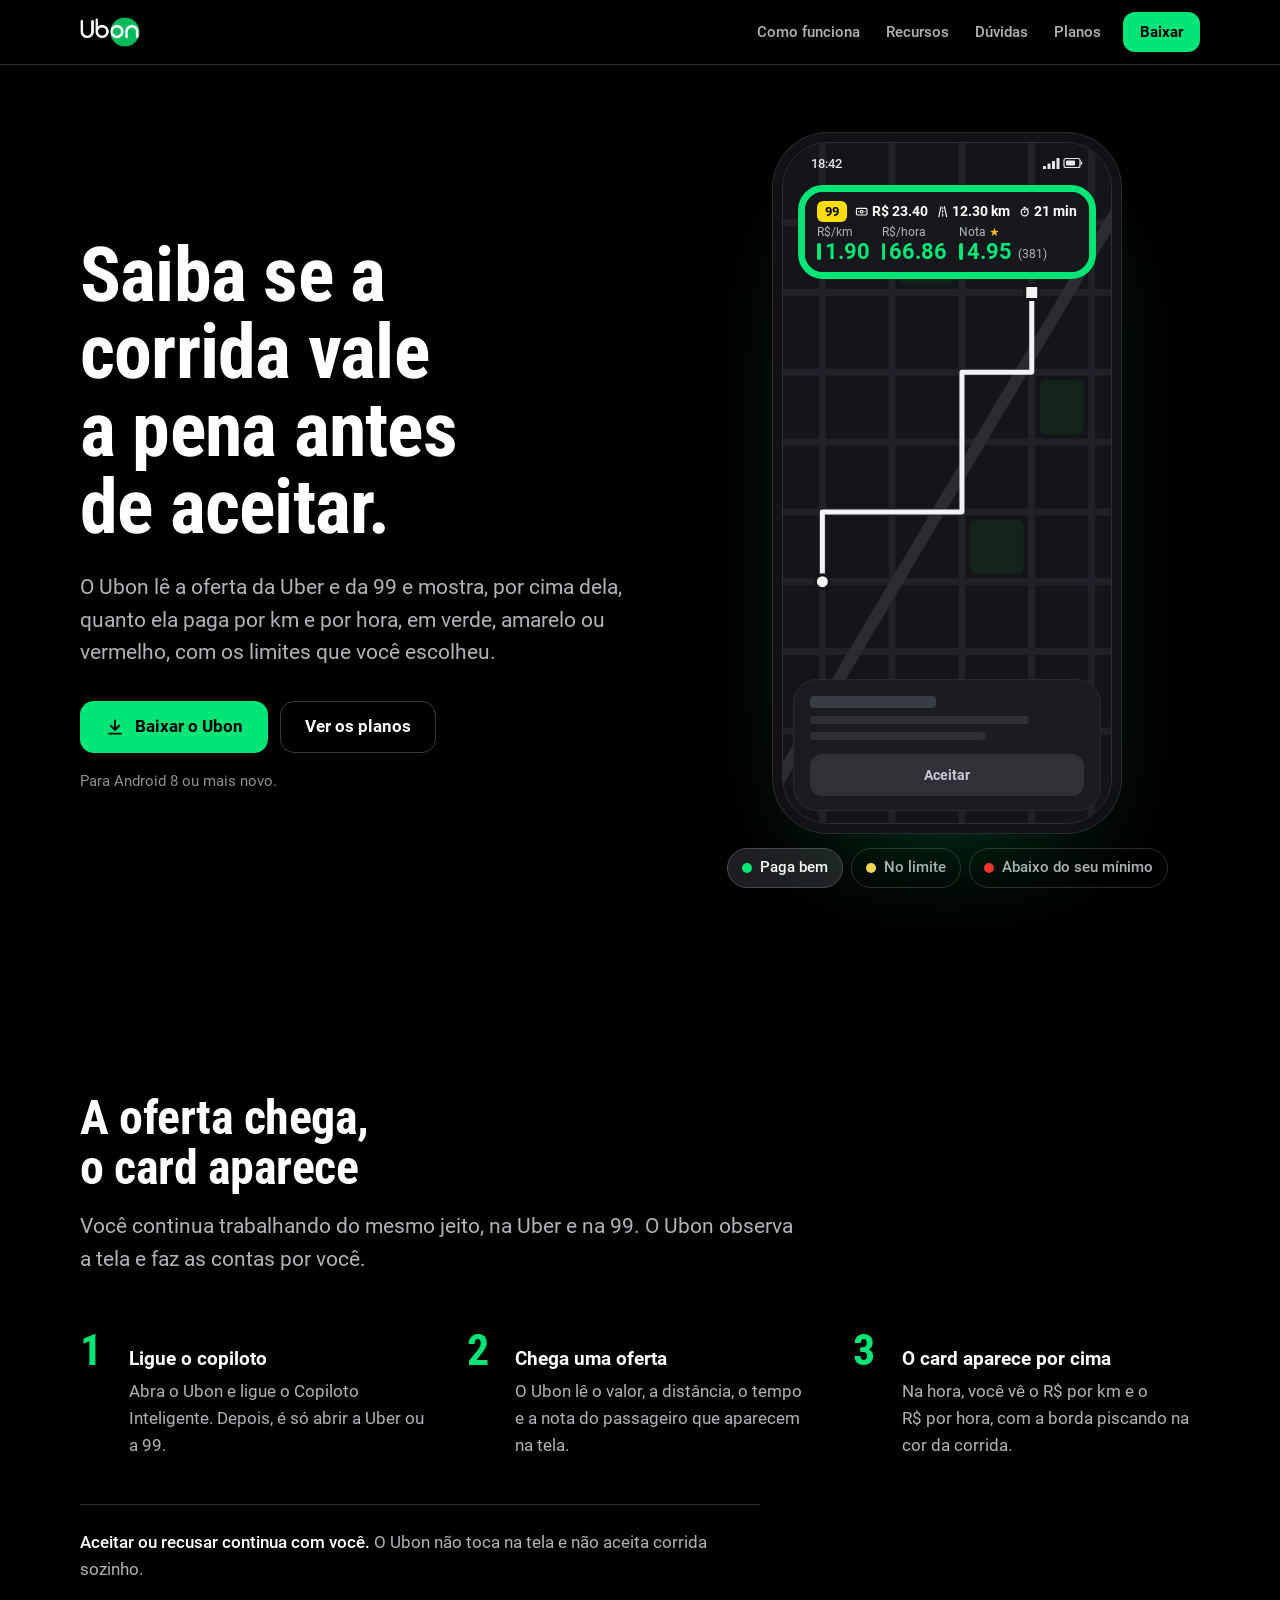
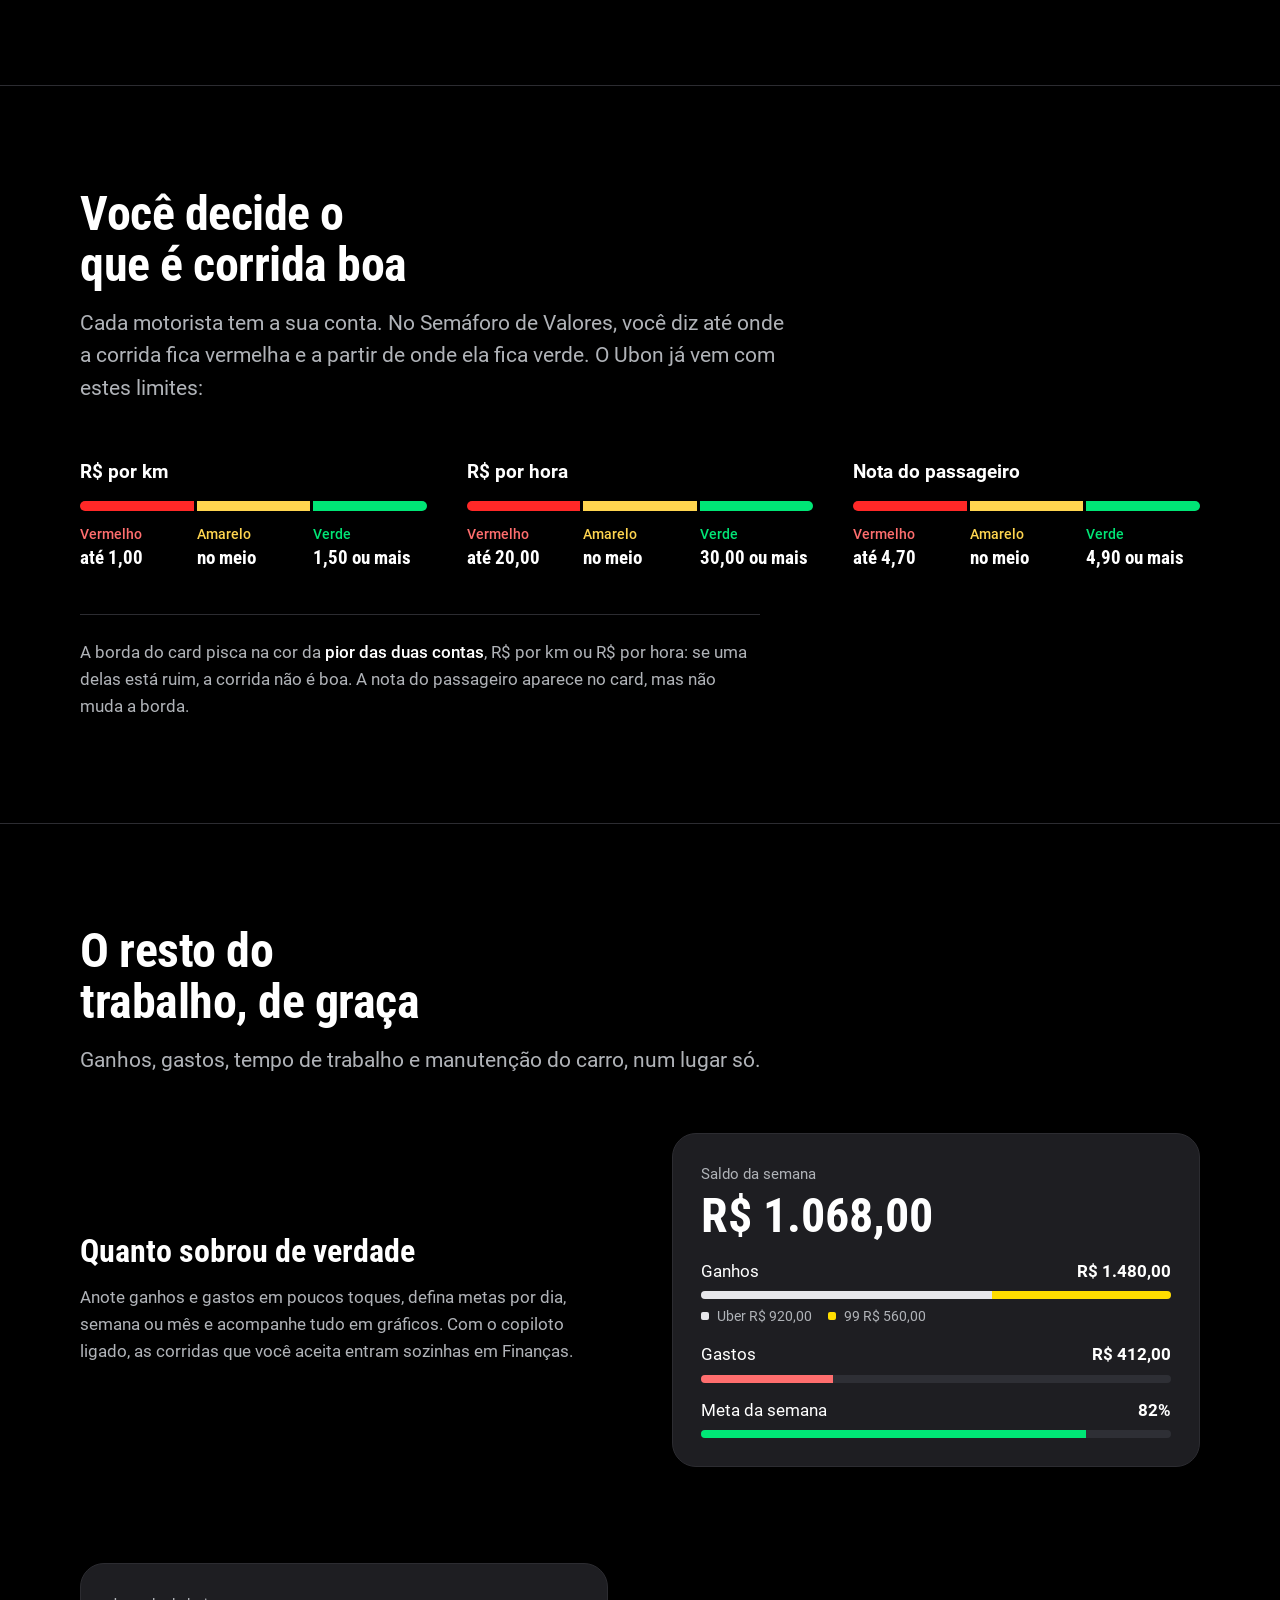
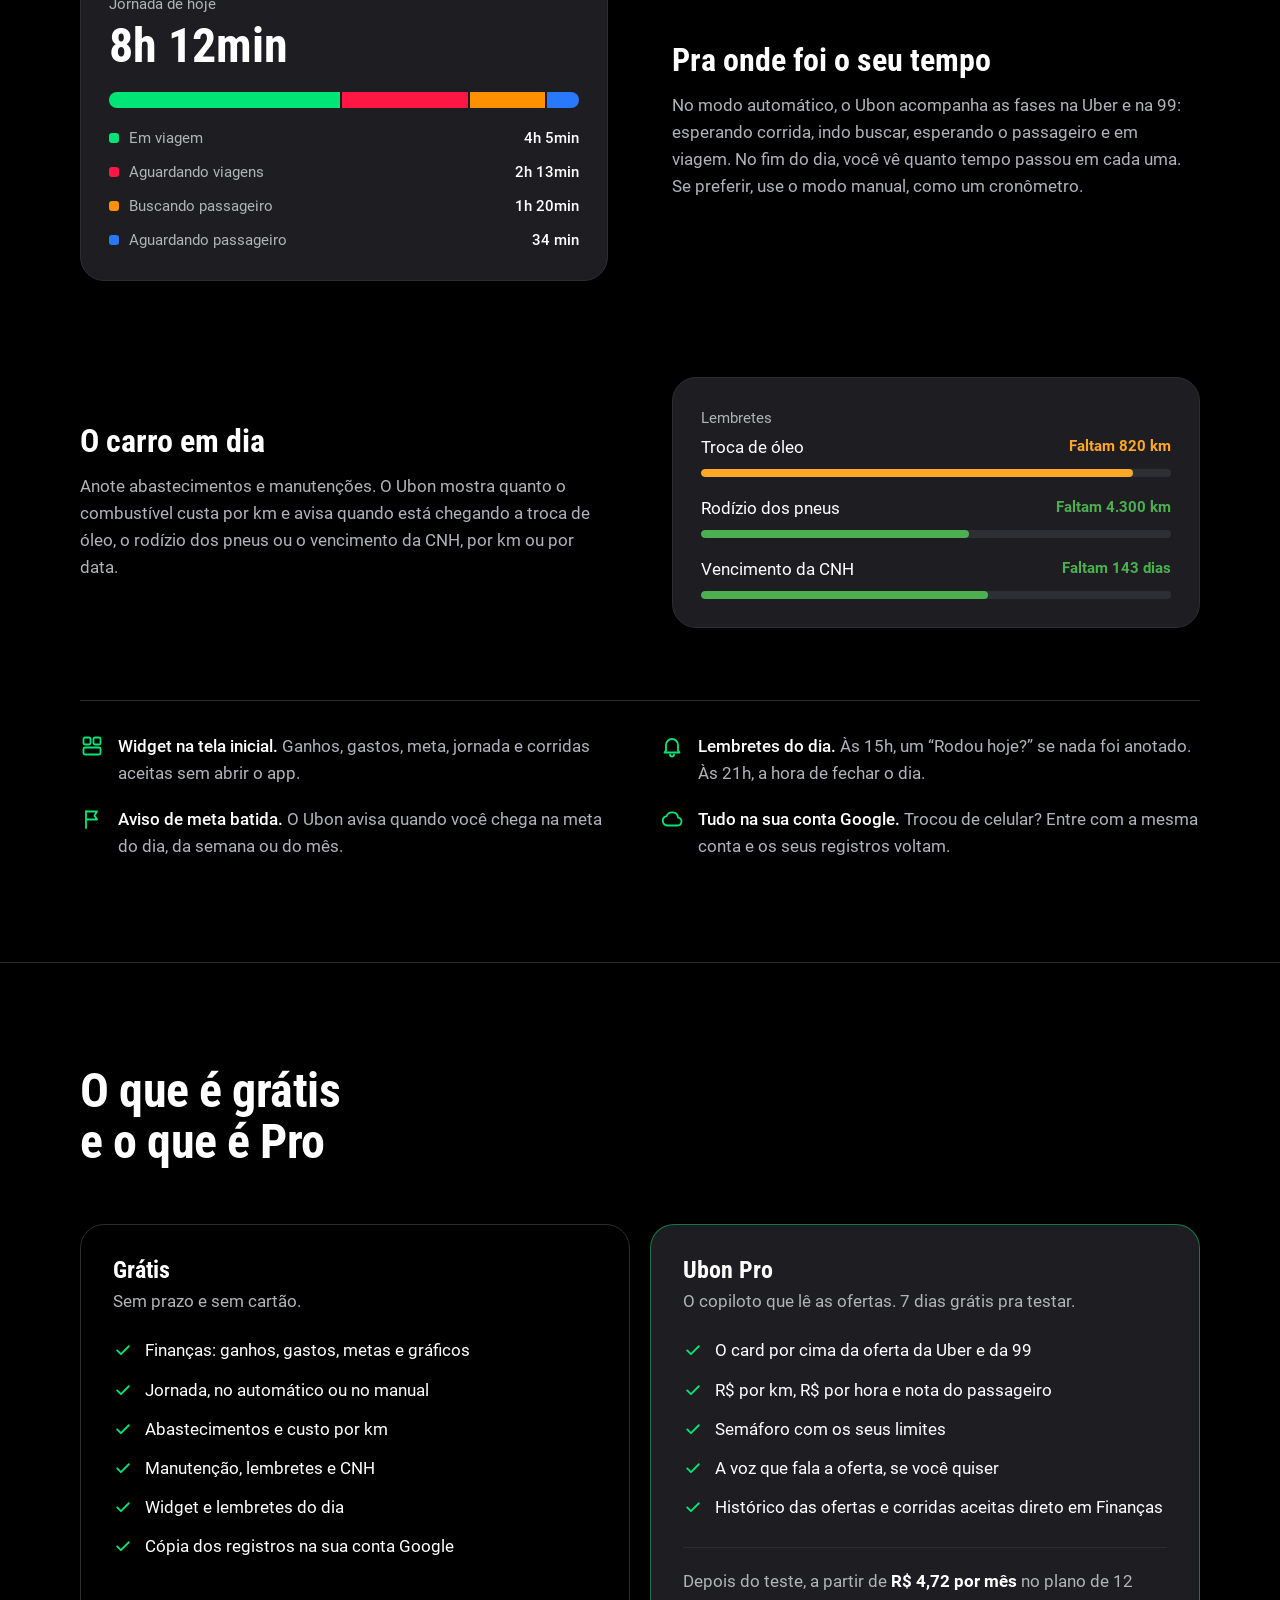
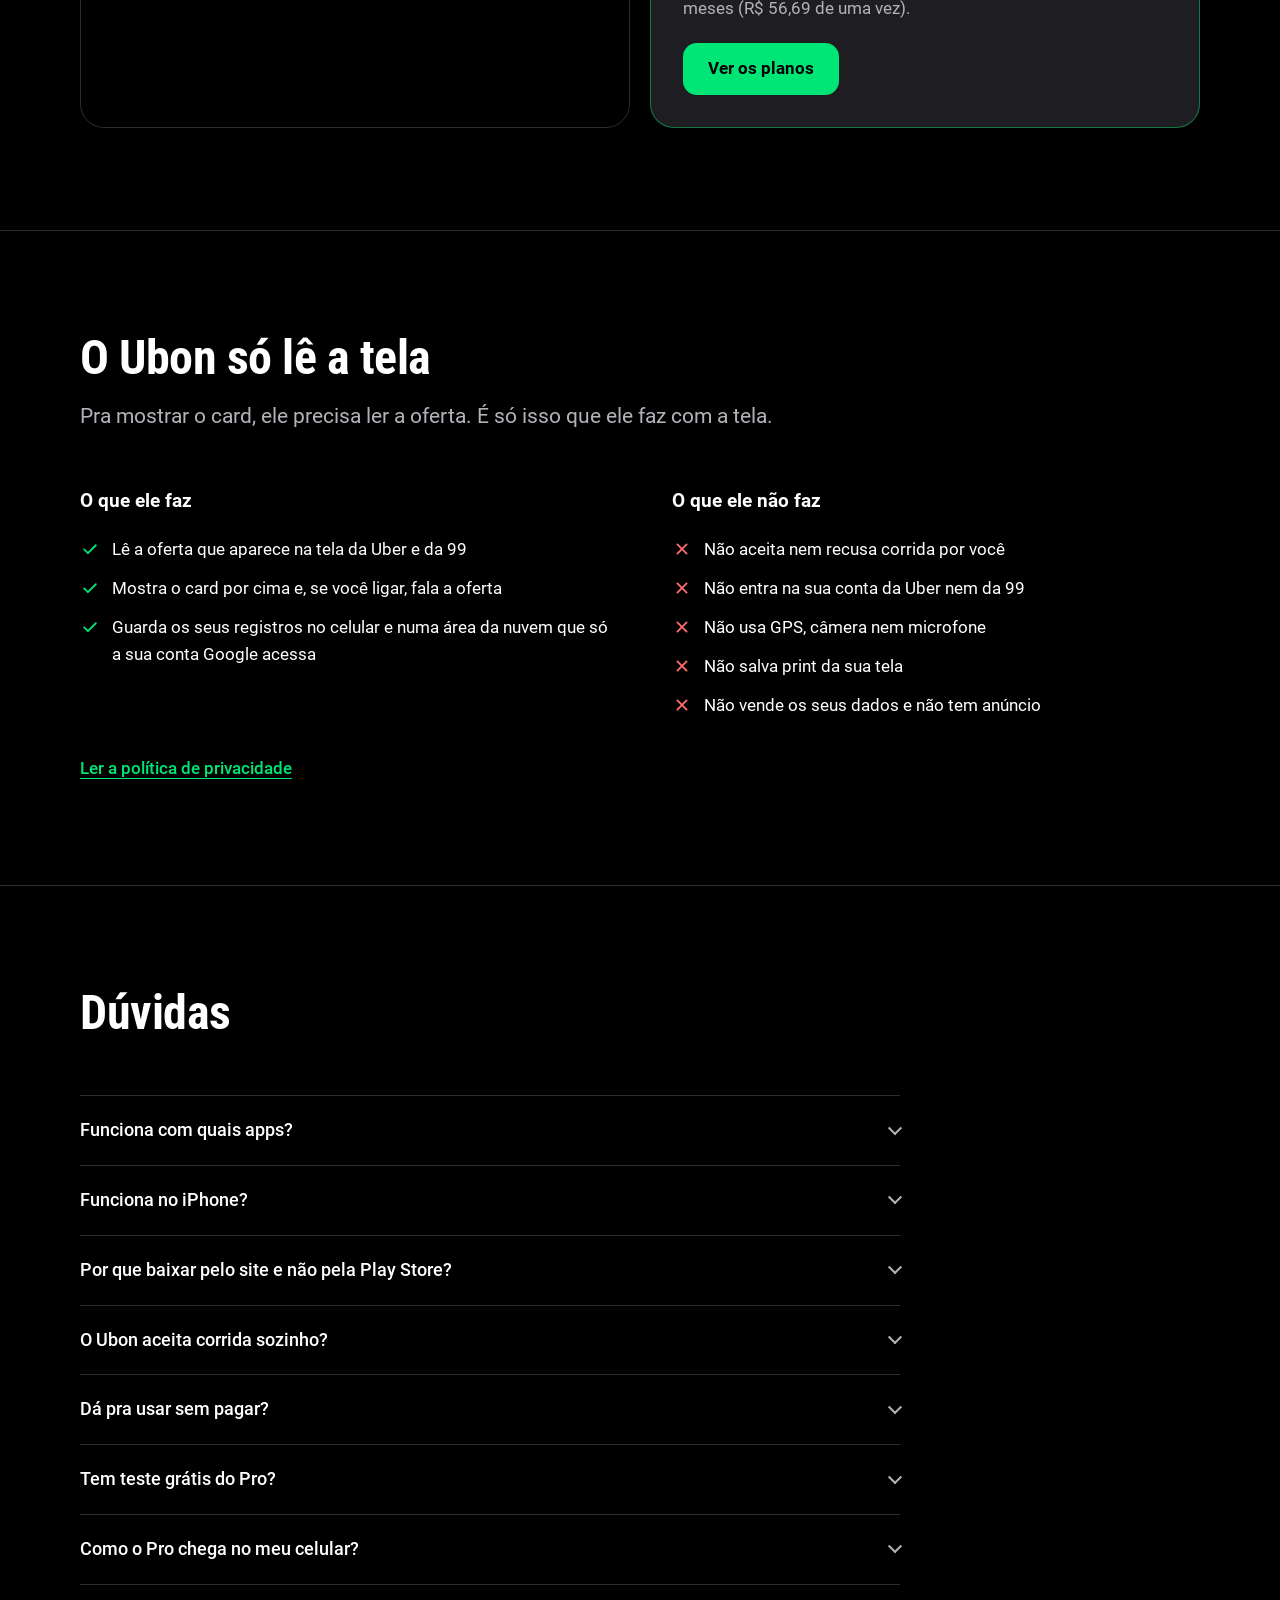
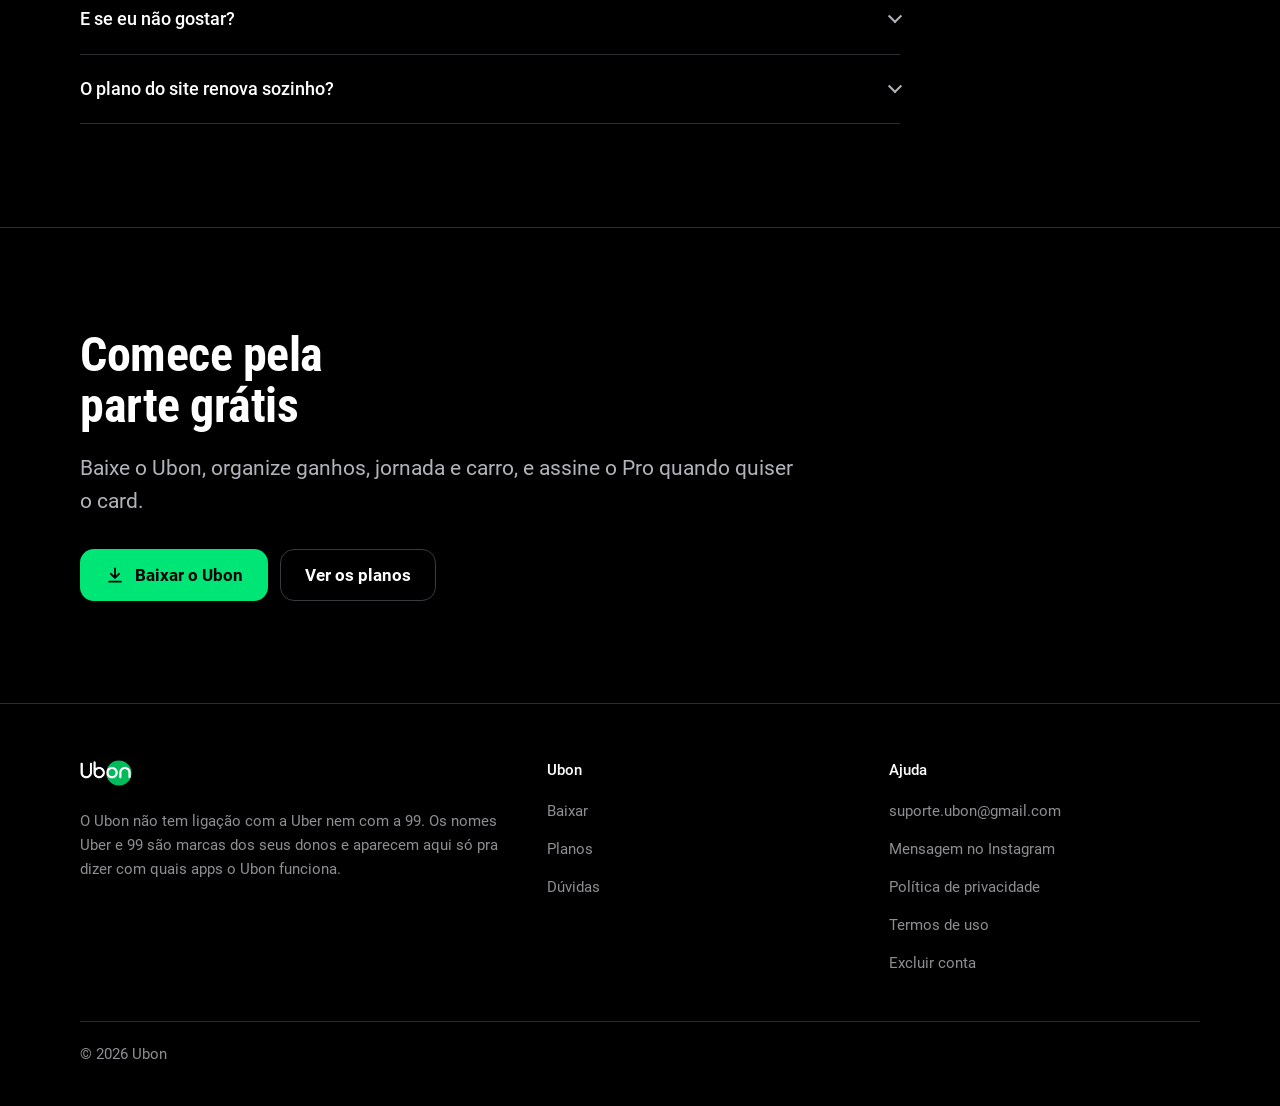
<file: index.html>
<!doctype html>
<html lang="pt-BR">
<head>
  <meta charset="utf-8">
  <meta name="viewport" content="width=device-width, initial-scale=1">
  <title>Ubon: saiba se a corrida vale a pena antes de aceitar</title>
  <meta name="description" content="O Ubon lê a oferta da Uber e da 99 e mostra quanto ela paga por km e por hora, em verde, amarelo ou vermelho. E organiza ganhos, jornada e manutenção do carro, de graça.">
  <link rel="canonical" href="https://ubon.pro/">
  <meta name="theme-color" content="#000000">
  <meta property="og:type" content="website">
  <meta property="og:locale" content="pt_BR">
  <meta property="og:site_name" content="Ubon">
  <meta property="og:title" content="Ubon: saiba se a corrida vale a pena antes de aceitar">
  <meta property="og:description" content="O card do Ubon mostra, por cima da oferta da Uber e da 99, quanto ela paga por km e por hora.">
  <meta property="og:url" content="https://ubon.pro/">
  <meta property="og:image" content="https://ubon.pro/assets/compartilhar.png">
  <meta name="twitter:card" content="summary_large_image">
  <link rel="icon" href="/assets/icone-32.png" sizes="32x32" type="image/png">
  <link rel="icon" href="/assets/icone-192.png" sizes="192x192" type="image/png">
  <link rel="apple-touch-icon" href="/assets/icone-180.png">
  <link rel="preload" href="/assets/fontes/roboto-condensed-latin-700-normal.woff2" as="font" type="font/woff2" crossorigin>
  <link rel="preload" href="/assets/fontes/roboto-latin-400-normal.woff2" as="font" type="font/woff2" crossorigin>
  <link rel="stylesheet" href="/assets/estilo.css">
  <script src="/assets/site.js" defer></script>
</head>
<body>
  <a class="pular" href="#conteudo">Pular para o conteúdo</a>

  <header class="topo">
    <div class="container">
      <a class="logo" href="/" aria-label="Ubon, página inicial"><img src="/assets/ubon-logo.png" alt="Ubon" width="192" height="96"></a>
      <nav class="menu" aria-label="Principal">
        <a class="so-no-largo" href="/#como-funciona">Como funciona</a>
        <a class="so-no-largo" href="/#recursos">Recursos</a>
        <a class="so-no-largo" href="/#duvidas">Dúvidas</a>
        <a href="/planos/">Planos</a>
        <a class="botao botao-principal botao-pequeno" href="/baixar/">Baixar</a>
      </nav>
    </div>
  </header>

  <main id="conteudo">
    <section class="hero">
      <div class="container">
        <div class="hero-texto">
          <h1>Saiba se a corrida vale a pena antes de aceitar.</h1>
          <p class="lead">O Ubon lê a oferta da Uber e da 99 e mostra, por cima dela, quanto ela paga por km e por hora, em verde, amarelo ou vermelho, com os limites que você escolheu.</p>
          <div class="acoes">
            <a class="botao botao-principal" href="/baixar/">
              <svg viewBox="0 0 24 24" aria-hidden="true" fill="none" stroke="currentColor" stroke-width="2.2" stroke-linecap="round" stroke-linejoin="round"><path d="M12 4v11M7 10.5l5 5 5-5M5 20h14"/></svg>
              Baixar o Ubon
            </a>
            <a class="botao botao-secundario" href="/planos/">Ver os planos</a>
          </div>
          <p class="pequeno">Para Android 8 ou mais novo.</p>
        </div>

        <div class="demo">
          <div class="celular" role="img" aria-label="Exemplo: oferta da 99 de R$ 23,40, 12,3 km e 21 minutos. O card mostra R$ 1,90 por km e R$ 66,86 por hora, com a borda verde: paga bem.">
            <svg class="mapa" viewBox="0 0 330 682" preserveAspectRatio="xMidYMid slice" aria-hidden="true" focusable="false">
              <rect width="330" height="682" fill="#141519"/>
              <rect x="188" y="378" width="54" height="54" rx="6" fill="#13241A"/>
              <rect x="118" y="88" width="54" height="54" rx="6" fill="#13241A"/>
              <rect x="258" y="238" width="44" height="54" rx="6" fill="#13241A"/>
              <g fill="none" stroke="#202228" stroke-width="7">
                <path d="M40 0V682M110 0V682M180 0V682M250 0V682M310 0V682"/>
                <path d="M0 80H330M0 150H330M0 230H330M0 300H330M0 370H330M0 440H330M0 510H330M0 590H330"/>
              </g>
              <path d="M-10 650L340 60" fill="none" stroke="#2A2C32" stroke-width="12"/>
              <path class="rota ativa" d="M40 440V370H180V230H250V150"/>
              <path class="rota" d="M250 510V440H110V300H180V230"/>
              <path class="rota" d="M110 150V230H250V370H180V510"/>
              <g class="ponto-da-rota ativo" data-exemplo="0">
                <circle cx="40" cy="440" r="7" fill="#F2F3F5" stroke="#141519" stroke-width="3"/>
                <rect x="243" y="143" width="14" height="14" rx="2" fill="#F2F3F5" stroke="#141519" stroke-width="3"/>
              </g>
              <g class="ponto-da-rota" data-exemplo="1">
                <circle cx="250" cy="510" r="7" fill="#F2F3F5" stroke="#141519" stroke-width="3"/>
                <rect x="173" y="223" width="14" height="14" rx="2" fill="#F2F3F5" stroke="#141519" stroke-width="3"/>
              </g>
              <g class="ponto-da-rota" data-exemplo="2">
                <circle cx="110" cy="150" r="7" fill="#F2F3F5" stroke="#141519" stroke-width="3"/>
                <rect x="173" y="503" width="14" height="14" rx="2" fill="#F2F3F5" stroke="#141519" stroke-width="3"/>
              </g>
            </svg>

            <div class="barra-de-status" aria-hidden="true">
              <span>18:42</span>
              <svg viewBox="0 0 40 12" fill="#E6E6EA"><rect x="0" y="9" width="3" height="3" rx=".5"/><rect x="4.5" y="6.5" width="3" height="5.5" rx=".5"/><rect x="9" y="4" width="3" height="8" rx=".5"/><rect x="13.5" y="1" width="3" height="11" rx=".5"/><rect x="21" y="1.5" width="16" height="9" rx="2" fill="none" stroke="#E6E6EA" stroke-width="1.2"/><rect x="23" y="3.5" width="9" height="5" rx="1"/><rect x="37.6" y="4.5" width="1.6" height="3" rx=".5"/></svg>
            </div>

            <div class="card-ubon" id="card-ubon" style="--cor: #00E676" aria-hidden="true">
              <div class="dentro">
                <div class="linha-1">
                  <span class="selo da-99" data-campo="selo">99</span>
                  <span class="info"><svg viewBox="0 0 24 24" fill="none" stroke="currentColor" stroke-width="2" stroke-linecap="round"><path d="M4.5 6H19.5A2 2 0 0 1 21.5 8V16A2 2 0 0 1 19.5 18H4.5A2 2 0 0 1 2.5 16V8A2 2 0 0 1 4.5 6Z"/><path d="M9.5 12a2.5 2.5 0 1 0 5 0a2.5 2.5 0 1 0-5 0z"/><path d="M6 12h.01M18 12h.01"/></svg><span data-campo="valor">R$ 23.40</span></span>
                  <span class="info"><svg viewBox="0 0 24 24" fill="none" stroke="currentColor" stroke-width="2" stroke-linecap="round"><path d="M5 21 9 3M19 21 15 3"/><path d="M12 4.5v2M12 10v3M12 16.5V20"/></svg><span data-campo="km">12.30 km</span></span>
                  <span class="info"><svg viewBox="0 0 24 24" fill="none" stroke="currentColor" stroke-width="2" stroke-linecap="round"><g transform="translate(-3 .35)"><path d="M8.7 13a6.3 6.3 0 1 0 12.6 0a6.3 6.3 0 1 0-12.6 0z"/><path d="M15 10.7v2.6M13.7 4h2.6M19.6 7.4l1.3-1.3"/></g></svg><span data-campo="min">21 min</span></span>
                </div>
                <div class="linha-2">
                  <div class="metrica">
                    <div class="rotulo">R$/km</div>
                    <div class="numero boa"><span data-campo="porKm">1.90</span></div>
                  </div>
                  <div class="metrica">
                    <div class="rotulo">R$/hora</div>
                    <div class="numero boa"><span data-campo="porHora">66.86</span></div>
                  </div>
                  <div class="metrica">
                    <div class="rotulo">Nota <span class="estrela">★</span></div>
                    <div class="numero boa"><span data-campo="nota">4.95</span><span class="sufixo" data-campo="corridas">(381)</span></div>
                  </div>
                </div>
              </div>
            </div>

            <div class="folha-da-oferta" aria-hidden="true">
              <div class="tracos"><span class="traco"></span><span class="traco"></span><span class="traco"></span></div>
              <div class="aceitar">Aceitar</div>
            </div>
          </div>

          <div class="legenda" role="group" aria-label="Ver um exemplo de oferta">
            <button type="button" aria-pressed="true"><span class="ponto boa"></span>Paga bem</button>
            <button type="button" aria-pressed="false"><span class="ponto media"></span>No limite</button>
            <button type="button" aria-pressed="false"><span class="ponto ruim"></span>Abaixo do seu mínimo</button>
          </div>
        </div>
      </div>
    </section>

    <section class="secao" id="como-funciona" aria-labelledby="titulo-como-funciona">
      <div class="container">
        <div class="cabeca-da-secao">
          <h2 id="titulo-como-funciona">A oferta chega, o card aparece</h2>
          <p class="lead">Você continua trabalhando do mesmo jeito, na Uber e na 99. O Ubon observa a tela e faz as contas por você.</p>
        </div>
        <ol class="passos em-linha">
          <li>
            <h3>Ligue o copiloto</h3>
            <p>Abra o Ubon e ligue o Copiloto Inteligente. Depois, é só abrir a Uber ou a 99.</p>
          </li>
          <li>
            <h3>Chega uma oferta</h3>
            <p>O Ubon lê o valor, a distância, o tempo e a nota do passageiro que aparecem na tela.</p>
          </li>
          <li>
            <h3>O card aparece por cima</h3>
            <p>Na hora, você vê o R$&nbsp;por&nbsp;km e o R$&nbsp;por&nbsp;hora, com a borda piscando na cor da corrida.</p>
          </li>
        </ol>
        <p class="frase-de-fecho"><strong>Aceitar ou recusar continua com você.</strong> O Ubon não toca na tela e não aceita corrida sozinho.</p>
      </div>
    </section>

    <section class="secao" id="limites" aria-labelledby="titulo-limites">
      <div class="container">
        <div class="cabeca-da-secao">
          <h2 id="titulo-limites">Você decide o que é corrida boa</h2>
          <p class="lead">Cada motorista tem a sua conta. No Semáforo de Valores, você diz até onde a corrida fica vermelha e a partir de onde ela fica verde. O Ubon já vem com estes limites:</p>
        </div>
        <div class="escalas">
          <div class="escala">
            <h3>R$ por km</h3>
            <div class="trilho" aria-hidden="true"><span></span><span></span><span></span></div>
            <dl class="marcas">
              <div><dt>Vermelho</dt><dd>até 1,00</dd></div>
              <div><dt>Amarelo</dt><dd>no meio</dd></div>
              <div><dt>Verde</dt><dd>1,50 ou mais</dd></div>
            </dl>
          </div>
          <div class="escala">
            <h3>R$ por hora</h3>
            <div class="trilho" aria-hidden="true"><span></span><span></span><span></span></div>
            <dl class="marcas">
              <div><dt>Vermelho</dt><dd>até 20,00</dd></div>
              <div><dt>Amarelo</dt><dd>no meio</dd></div>
              <div><dt>Verde</dt><dd>30,00 ou mais</dd></div>
            </dl>
          </div>
          <div class="escala">
            <h3>Nota do passageiro</h3>
            <div class="trilho" aria-hidden="true"><span></span><span></span><span></span></div>
            <dl class="marcas">
              <div><dt>Vermelho</dt><dd>até 4,70</dd></div>
              <div><dt>Amarelo</dt><dd>no meio</dd></div>
              <div><dt>Verde</dt><dd>4,90 ou mais</dd></div>
            </dl>
          </div>
        </div>
        <p class="frase-de-fecho">A borda do card pisca na cor da <strong>pior das duas contas</strong>, R$&nbsp;por&nbsp;km ou R$&nbsp;por&nbsp;hora: se uma delas está ruim, a corrida não é boa. A nota do passageiro aparece no card, mas não muda a borda.</p>
      </div>
    </section>

    <section class="secao" id="recursos" aria-labelledby="titulo-recursos">
      <div class="container">
        <div class="cabeca-da-secao">
          <h2 id="titulo-recursos">O resto do trabalho, de graça</h2>
          <p class="lead">Ganhos, gastos, tempo de trabalho e manutenção do carro, num lugar só.</p>
        </div>

        <div class="recursos">
          <article class="recurso">
            <div>
              <h3>Quanto sobrou de verdade</h3>
              <p>Anote ganhos e gastos em poucos toques, defina metas por dia, semana ou mês e acompanhe tudo em gráficos. Com o copiloto ligado, as corridas que você aceita entram sozinhas em Finanças.</p>
            </div>
            <div class="painel" role="img" aria-label="Exemplo de Finanças: saldo da semana de R$ 1.068,00, com R$ 1.480,00 de ganhos, R$ 412,00 de gastos e 82% da meta.">
              <p class="titulo-do-painel">Saldo da semana</p>
              <p class="grande">R$ 1.068,00</p>
              <ul class="contas">
                <li>
                  <span>Ganhos</span><span class="valor">R$ 1.480,00</span>
                  <span class="barrinha"><span style="width: 62%; background: #E6E6EA"></span><span style="width: 38%; background: #FFDD00"></span></span>
                  <span class="detalhe"><i class="cor-uber"></i>Uber R$ 920,00 <i class="cor-99"></i>99 R$ 560,00</span>
                </li>
                <li>
                  <span>Gastos</span><span class="valor">R$ 412,00</span>
                  <span class="barrinha"><span style="width: 28%; background: #FF6E6E"></span></span>
                </li>
                <li>
                  <span>Meta da semana</span><span class="valor">82%</span>
                  <span class="barrinha"><span style="width: 82%; background: #00E676"></span></span>
                </li>
              </ul>
            </div>
          </article>

          <article class="recurso">
            <div>
              <h3>Pra onde foi o seu tempo</h3>
              <p>No modo automático, o Ubon acompanha as fases na Uber e na 99: esperando corrida, indo buscar, esperando o passageiro e em viagem. No fim do dia, você vê quanto tempo passou em cada uma. Se preferir, use o modo manual, como um cronômetro.</p>
            </div>
            <div class="painel" role="img" aria-label="Exemplo de Jornada: 8 horas e 12 minutos no dia, sendo 4h 5min em viagem, 2h 13min aguardando viagens, 1h 20min buscando passageiro e 34 minutos aguardando passageiro.">
              <p class="titulo-do-painel">Jornada de hoje</p>
              <p class="grande">8h 12min</p>
              <div class="fases">
                <span style="flex: 245; background: #00E676"></span>
                <span style="flex: 133; background: #FF1744"></span>
                <span style="flex: 80; background: #FF9100"></span>
                <span style="flex: 34; background: #2979FF"></span>
              </div>
              <ul class="legenda-das-fases">
                <li><i style="background: #00E676"></i>Em viagem<b>4h 5min</b></li>
                <li><i style="background: #FF1744"></i>Aguardando viagens<b>2h 13min</b></li>
                <li><i style="background: #FF9100"></i>Buscando passageiro<b>1h 20min</b></li>
                <li><i style="background: #2979FF"></i>Aguardando passageiro<b>34 min</b></li>
              </ul>
            </div>
          </article>

          <article class="recurso">
            <div>
              <h3>O carro em dia</h3>
              <p>Anote abastecimentos e manutenções. O Ubon mostra quanto o combustível custa por km e avisa quando está chegando a troca de óleo, o rodízio dos pneus ou o vencimento da CNH, por km ou por data.</p>
            </div>
            <div class="painel" role="img" aria-label="Exemplo de lembretes: troca de óleo, faltam 820 km; rodízio dos pneus, faltam 4.300 km; vencimento da CNH, faltam 143 dias.">
              <p class="titulo-do-painel">Lembretes</p>
              <ul class="lembretes">
                <li>
                  <span>Troca de óleo</span><span class="quanto" style="color: #FFA726">Faltam 820 km</span>
                  <span class="barrinha"><span style="width: 92%; background: #FFA726"></span></span>
                </li>
                <li>
                  <span>Rodízio dos pneus</span><span class="quanto" style="color: #4CAF50">Faltam 4.300 km</span>
                  <span class="barrinha"><span style="width: 57%; background: #4CAF50"></span></span>
                </li>
                <li>
                  <span>Vencimento da CNH</span><span class="quanto" style="color: #4CAF50">Faltam 143 dias</span>
                  <span class="barrinha"><span style="width: 61%; background: #4CAF50"></span></span>
                </li>
              </ul>
            </div>
          </article>
        </div>

        <ul class="extras">
          <li>
            <svg viewBox="0 0 24 24" aria-hidden="true" fill="none" stroke="currentColor" stroke-width="1.8" stroke-linejoin="round"><rect x="3.5" y="3.5" width="7" height="7" rx="1.5"/><rect x="13.5" y="3.5" width="7" height="7" rx="1.5"/><rect x="3.5" y="13.5" width="17" height="7" rx="1.5"/></svg>
            <p><strong>Widget na tela inicial.</strong> Ganhos, gastos, meta, jornada e corridas aceitas sem abrir o app.</p>
          </li>
          <li>
            <svg viewBox="0 0 24 24" aria-hidden="true" fill="none" stroke="currentColor" stroke-width="1.8" stroke-linecap="round" stroke-linejoin="round"><path d="M6 16.5V11a6 6 0 0 1 12 0v5.5l1.5 2h-15z"/><path d="M10 20.5a2 2 0 0 0 4 0"/></svg>
            <p><strong>Lembretes do dia.</strong> Às 15h, um “Rodou hoje?” se nada foi anotado. Às 21h, a hora de fechar o dia.</p>
          </li>
          <li>
            <svg viewBox="0 0 24 24" aria-hidden="true" fill="none" stroke="currentColor" stroke-width="1.8" stroke-linecap="round" stroke-linejoin="round"><path d="M6 21V4M6 4.5h11l-2.5 4 2.5 4H6"/></svg>
            <p><strong>Aviso de meta batida.</strong> O Ubon avisa quando você chega na meta do dia, da semana ou do mês.</p>
          </li>
          <li>
            <svg viewBox="0 0 24 24" aria-hidden="true" fill="none" stroke="currentColor" stroke-width="1.8" stroke-linecap="round" stroke-linejoin="round"><path d="M7.5 18.5h10a4 4 0 0 0 .6-7.95A6 6 0 0 0 6.6 9.1a4.75 4.75 0 0 0 .9 9.4z"/></svg>
            <p><strong>Tudo na sua conta Google.</strong> Trocou de celular? Entre com a mesma conta e os seus registros voltam.</p>
          </li>
        </ul>
      </div>
    </section>

    <section class="secao" id="gratis-e-pro" aria-labelledby="titulo-gratis-e-pro">
      <div class="container">
        <div class="cabeca-da-secao">
          <h2 id="titulo-gratis-e-pro">O que é grátis e o que é Pro</h2>
        </div>
        <div class="lados">
          <div class="lado">
            <h3>Grátis</h3>
            <p class="subtitulo">Sem prazo e sem cartão.</p>
            <ul class="lista-com-marcas">
              <li><svg viewBox="0 0 24 24" aria-hidden="true" fill="none" stroke="currentColor" stroke-width="2.2" stroke-linecap="round" stroke-linejoin="round"><path d="M5 12.5l4.5 4.5L19 7.5"/></svg>Finanças: ganhos, gastos, metas e gráficos</li>
              <li><svg viewBox="0 0 24 24" aria-hidden="true" fill="none" stroke="currentColor" stroke-width="2.2" stroke-linecap="round" stroke-linejoin="round"><path d="M5 12.5l4.5 4.5L19 7.5"/></svg>Jornada, no automático ou no manual</li>
              <li><svg viewBox="0 0 24 24" aria-hidden="true" fill="none" stroke="currentColor" stroke-width="2.2" stroke-linecap="round" stroke-linejoin="round"><path d="M5 12.5l4.5 4.5L19 7.5"/></svg>Abastecimentos e custo por km</li>
              <li><svg viewBox="0 0 24 24" aria-hidden="true" fill="none" stroke="currentColor" stroke-width="2.2" stroke-linecap="round" stroke-linejoin="round"><path d="M5 12.5l4.5 4.5L19 7.5"/></svg>Manutenção, lembretes e CNH</li>
              <li><svg viewBox="0 0 24 24" aria-hidden="true" fill="none" stroke="currentColor" stroke-width="2.2" stroke-linecap="round" stroke-linejoin="round"><path d="M5 12.5l4.5 4.5L19 7.5"/></svg>Widget e lembretes do dia</li>
              <li><svg viewBox="0 0 24 24" aria-hidden="true" fill="none" stroke="currentColor" stroke-width="2.2" stroke-linecap="round" stroke-linejoin="round"><path d="M5 12.5l4.5 4.5L19 7.5"/></svg>Cópia dos registros na sua conta Google</li>
            </ul>
          </div>
          <div class="lado pro">
            <h3>Ubon Pro</h3>
            <p class="subtitulo">O copiloto que lê as ofertas. 7 dias grátis pra testar.</p>
            <ul class="lista-com-marcas">
              <li><svg viewBox="0 0 24 24" aria-hidden="true" fill="none" stroke="currentColor" stroke-width="2.2" stroke-linecap="round" stroke-linejoin="round"><path d="M5 12.5l4.5 4.5L19 7.5"/></svg>O card por cima da oferta da Uber e da 99</li>
              <li><svg viewBox="0 0 24 24" aria-hidden="true" fill="none" stroke="currentColor" stroke-width="2.2" stroke-linecap="round" stroke-linejoin="round"><path d="M5 12.5l4.5 4.5L19 7.5"/></svg>R$ por km, R$ por hora e nota do passageiro</li>
              <li><svg viewBox="0 0 24 24" aria-hidden="true" fill="none" stroke="currentColor" stroke-width="2.2" stroke-linecap="round" stroke-linejoin="round"><path d="M5 12.5l4.5 4.5L19 7.5"/></svg>Semáforo com os seus limites</li>
              <li><svg viewBox="0 0 24 24" aria-hidden="true" fill="none" stroke="currentColor" stroke-width="2.2" stroke-linecap="round" stroke-linejoin="round"><path d="M5 12.5l4.5 4.5L19 7.5"/></svg>A voz que fala a oferta, se você quiser</li>
              <li><svg viewBox="0 0 24 24" aria-hidden="true" fill="none" stroke="currentColor" stroke-width="2.2" stroke-linecap="round" stroke-linejoin="round"><path d="M5 12.5l4.5 4.5L19 7.5"/></svg>Histórico das ofertas e corridas aceitas direto em Finanças</li>
            </ul>
            <p class="preco-resumo">Depois do teste, a partir de <b>R$ 4,72 por mês</b> no plano de 12 meses (R$&nbsp;56,69 de uma vez).</p>
            <a class="botao botao-principal" href="/planos/">Ver os planos</a>
          </div>
        </div>
      </div>
    </section>

    <section class="secao" id="privacidade" aria-labelledby="titulo-privacidade">
      <div class="container">
        <div class="cabeca-da-secao">
          <h2 id="titulo-privacidade">O Ubon só lê a tela</h2>
          <p class="lead">Pra mostrar o card, ele precisa ler a oferta. É só isso que ele faz com a tela.</p>
        </div>
        <div class="faz-nao-faz">
          <div>
            <h3>O que ele faz</h3>
            <ul class="lista-com-marcas">
              <li><svg viewBox="0 0 24 24" aria-hidden="true" fill="none" stroke="currentColor" stroke-width="2.2" stroke-linecap="round" stroke-linejoin="round"><path d="M5 12.5l4.5 4.5L19 7.5"/></svg>Lê a oferta que aparece na tela da Uber e da 99</li>
              <li><svg viewBox="0 0 24 24" aria-hidden="true" fill="none" stroke="currentColor" stroke-width="2.2" stroke-linecap="round" stroke-linejoin="round"><path d="M5 12.5l4.5 4.5L19 7.5"/></svg>Mostra o card por cima e, se você ligar, fala a oferta</li>
              <li><svg viewBox="0 0 24 24" aria-hidden="true" fill="none" stroke="currentColor" stroke-width="2.2" stroke-linecap="round" stroke-linejoin="round"><path d="M5 12.5l4.5 4.5L19 7.5"/></svg>Guarda os seus registros no celular e numa área da nuvem que só a sua conta Google acessa</li>
            </ul>
          </div>
          <div>
            <h3>O que ele não faz</h3>
            <ul class="lista-com-marcas nao">
              <li><svg viewBox="0 0 24 24" aria-hidden="true" fill="none" stroke="currentColor" stroke-width="2.2" stroke-linecap="round"><path d="M6.5 6.5l11 11M17.5 6.5l-11 11"/></svg>Não aceita nem recusa corrida por você</li>
              <li><svg viewBox="0 0 24 24" aria-hidden="true" fill="none" stroke="currentColor" stroke-width="2.2" stroke-linecap="round"><path d="M6.5 6.5l11 11M17.5 6.5l-11 11"/></svg>Não entra na sua conta da Uber nem da 99</li>
              <li><svg viewBox="0 0 24 24" aria-hidden="true" fill="none" stroke="currentColor" stroke-width="2.2" stroke-linecap="round"><path d="M6.5 6.5l11 11M17.5 6.5l-11 11"/></svg>Não usa GPS, câmera nem microfone</li>
              <li><svg viewBox="0 0 24 24" aria-hidden="true" fill="none" stroke="currentColor" stroke-width="2.2" stroke-linecap="round"><path d="M6.5 6.5l11 11M17.5 6.5l-11 11"/></svg>Não salva print da sua tela</li>
              <li><svg viewBox="0 0 24 24" aria-hidden="true" fill="none" stroke="currentColor" stroke-width="2.2" stroke-linecap="round"><path d="M6.5 6.5l11 11M17.5 6.5l-11 11"/></svg>Não vende os seus dados e não tem anúncio</li>
            </ul>
          </div>
        </div>
        <a class="ligacao" href="/politica-de-privacidade/">Ler a política de privacidade</a>
      </div>
    </section>

    <section class="secao" id="duvidas" aria-labelledby="titulo-duvidas">
      <div class="container">
        <div class="cabeca-da-secao">
          <h2 id="titulo-duvidas">Dúvidas</h2>
        </div>
        <div class="duvidas">
          <details>
            <summary>Funciona com quais apps?</summary>
            <div><p>Com o Uber Driver e o 99 Motorista, no Android 8 ou mais novo.</p></div>
          </details>
          <details>
            <summary>Funciona no iPhone?</summary>
            <div><p>Não. O Ubon é só pra Android, porque o iPhone não deixa um app ler a tela de outro.</p></div>
          </details>
          <details>
            <summary>Por que baixar pelo site e não pela Play Store?</summary>
            <div>
              <p>O Ubon está nos últimos testes da Google Play. Até ele chegar na loja, a instalação é pelo arquivo deste site. É o mesmo app que vai pra Play, assinado pelo mesmo desenvolvedor.</p>
              <p>Quando ele chegar na Play, dá pra passar a atualizar por lá sem desinstalar. E os seus registros ficam guardados na sua conta Google de qualquer jeito.</p>
            </div>
          </details>
          <details>
            <summary>O Ubon aceita corrida sozinho?</summary>
            <div><p>Não. Ele só mostra as contas. Aceitar ou recusar é sempre com você, no app da Uber ou da 99.</p></div>
          </details>
          <details>
            <summary>Dá pra usar sem pagar?</summary>
            <div><p>Dá. Finanças, Jornada, abastecimentos, manutenção e lembretes são grátis, sem prazo. Só o copiloto, que lê as ofertas e mostra o card, é do Ubon Pro.</p></div>
          </details>
          <details>
            <summary>Tem teste grátis do Pro?</summary>
            <div><p>Tem. Toda conta nova ganha 7 dias de Pro, sem cartão: é só instalar o Ubon e entrar com o seu Gmail. A tela inicial mostra quantos dias faltam. Cada conta e cada celular ganham o teste uma vez só.</p></div>
          </details>
          <details>
            <summary>Como o Pro chega no meu celular?</summary>
            <div>
              <p>Na <a href="/planos/">página de planos</a>, cole o código da sua conta (no Ubon, em Conta → Ubon Pro, tem um botão de copiar) e pague no Pix ou no cartão. O Pro é liberado sozinho, em geral na hora.</p>
              <p>Depois, abra o Ubon e vá em Conta → Ubon Pro: lá aparece até quando o seu plano vale.</p>
            </div>
          </details>
          <details>
            <summary>E se eu não gostar?</summary>
            <div><p>Comprando pelo site, você tem 7 dias pra desistir e receber todo o dinheiro de volta. É só mandar um e-mail pra <a href="mailto:suporte.ubon@gmail.com">suporte.ubon@gmail.com</a>.</p></div>
          </details>
          <details>
            <summary>O plano do site renova sozinho?</summary>
            <div><p>Não. Você paga uma vez e o Pro vale 1, 3, 6 ou 12 meses. O Ubon avisa uns dias antes de acabar; aí é só comprar de novo se quiser continuar.</p></div>
          </details>
        </div>
      </div>
    </section>

    <section class="secao chamada-final" aria-labelledby="titulo-chamada-final">
      <div class="container">
        <h2 id="titulo-chamada-final">Comece pela parte grátis</h2>
        <p class="lead">Baixe o Ubon, organize ganhos, jornada e carro, e assine o Pro quando quiser o card.</p>
        <div class="acoes">
          <a class="botao botao-principal" href="/baixar/">
            <svg viewBox="0 0 24 24" aria-hidden="true" fill="none" stroke="currentColor" stroke-width="2.2" stroke-linecap="round" stroke-linejoin="round"><path d="M12 4v11M7 10.5l5 5 5-5M5 20h14"/></svg>
            Baixar o Ubon
          </a>
          <a class="botao botao-secundario" href="/planos/">Ver os planos</a>
        </div>
      </div>
    </section>
  </main>

  <footer class="rodape">
    <div class="container">
      <div class="colunas">
        <div>
          <a class="logo" href="/" aria-label="Ubon, página inicial"><img src="/assets/ubon-logo.png" alt="Ubon" width="192" height="96"></a>
          <p class="aviso-de-marca">O Ubon não tem ligação com a Uber nem com a 99. Os nomes Uber e 99 são marcas dos seus donos e aparecem aqui só pra dizer com quais apps o Ubon funciona.</p>
        </div>
        <nav aria-labelledby="rodape-ubon">
          <h2 id="rodape-ubon">Ubon</h2>
          <ul>
            <li><a href="/baixar/">Baixar</a></li>
            <li><a href="/planos/">Planos</a></li>
            <li><a href="/#duvidas">Dúvidas</a></li>
          </ul>
        </nav>
        <nav aria-labelledby="rodape-ajuda">
          <h2 id="rodape-ajuda">Ajuda</h2>
          <ul>
            <li><a href="mailto:suporte.ubon@gmail.com">suporte.ubon@gmail.com</a></li>
            <li><a href="https://ig.me/m/ubon.pro" rel="noopener">Mensagem no Instagram</a></li>
            <li><a href="/politica-de-privacidade/">Política de privacidade</a></li>
            <li><a href="/termos-de-uso/">Termos de uso</a></li>
            <li><a href="/excluir-conta/">Excluir conta</a></li>
          </ul>
        </nav>
      </div>
      <p class="direitos">© <span data-ano>2026</span> Ubon</p>
    </div>
  </footer>
</body>
</html>
</file>
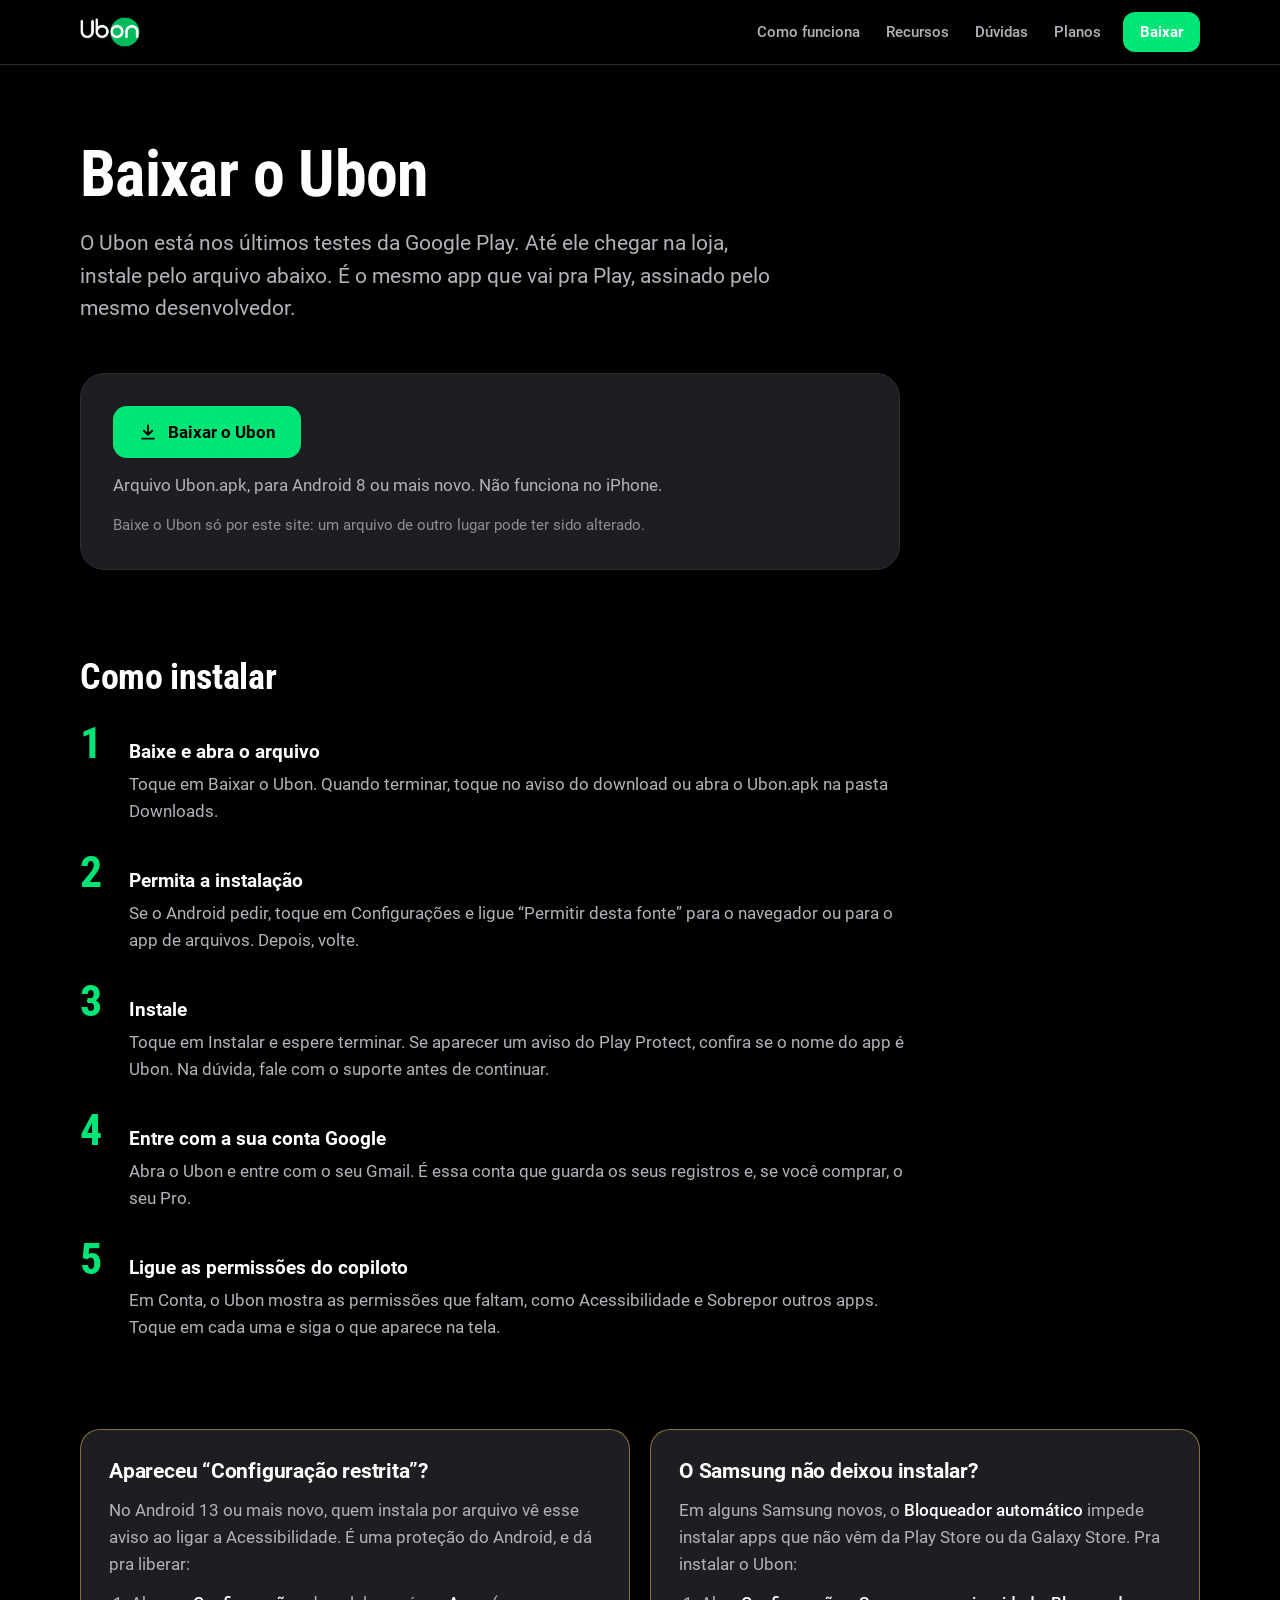
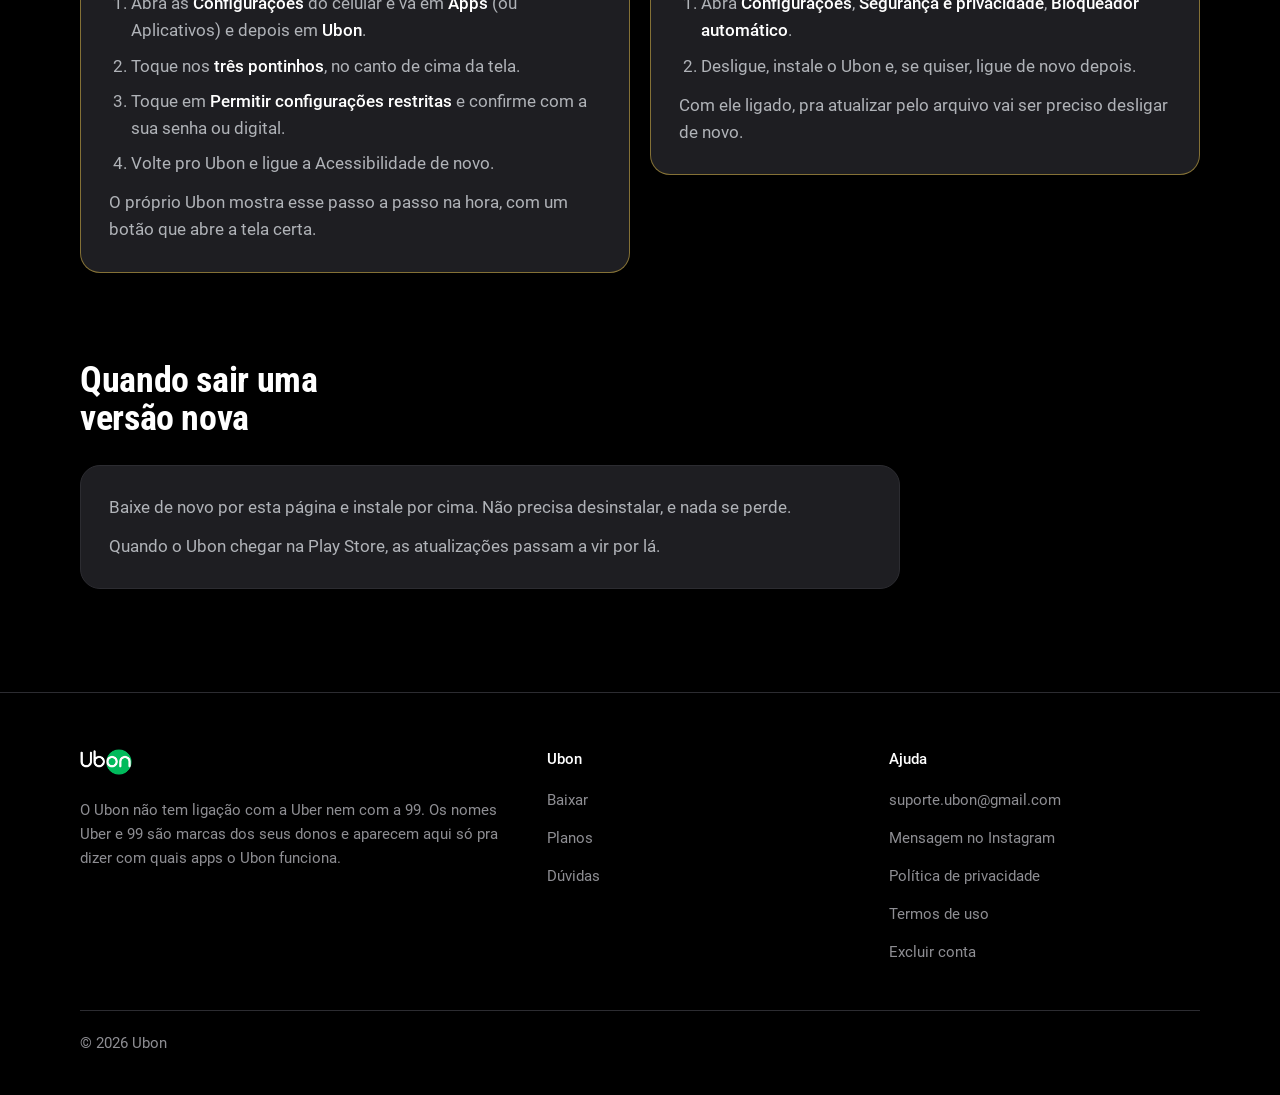
<file: baixar/index.html>
<!doctype html>
<html lang="pt-BR">
<head>
  <meta charset="utf-8">
  <meta name="viewport" content="width=device-width, initial-scale=1">
  <title>Baixar o Ubon | Ubon</title>
  <meta name="description" content="Baixe o Ubon para Android e veja como instalar, passo a passo.">
  <link rel="canonical" href="https://ubon.pro/baixar/">
  <meta name="theme-color" content="#000000">
  <meta property="og:type" content="website">
  <meta property="og:locale" content="pt_BR">
  <meta property="og:site_name" content="Ubon">
  <meta property="og:title" content="Baixar o Ubon | Ubon">
  <meta property="og:description" content="Baixe o Ubon para Android e veja como instalar, passo a passo.">
  <meta property="og:url" content="https://ubon.pro/baixar/">
  <meta property="og:image" content="https://ubon.pro/assets/compartilhar.png">
  <meta name="twitter:card" content="summary_large_image">
  <link rel="icon" href="/assets/icone-32.png" sizes="32x32" type="image/png">
  <link rel="icon" href="/assets/icone-192.png" sizes="192x192" type="image/png">
  <link rel="apple-touch-icon" href="/assets/icone-180.png">
  <link rel="preload" href="/assets/fontes/roboto-condensed-latin-700-normal.woff2" as="font" type="font/woff2" crossorigin>
  <link rel="preload" href="/assets/fontes/roboto-latin-400-normal.woff2" as="font" type="font/woff2" crossorigin>
  <link rel="stylesheet" href="/assets/estilo.css">
  <script src="/assets/site.js" defer></script>
</head>
<body>
  <a class="pular" href="#conteudo">Pular para o conteúdo</a>

  <header class="topo">
    <div class="container">
      <a class="logo" href="/" aria-label="Ubon, página inicial"><img src="/assets/ubon-logo.png" alt="Ubon" width="192" height="96"></a>
      <nav class="menu" aria-label="Principal">
        <a class="so-no-largo" href="/#como-funciona">Como funciona</a>
        <a class="so-no-largo" href="/#recursos">Recursos</a>
        <a class="so-no-largo" href="/#duvidas">Dúvidas</a>
        <a href="/planos/">Planos</a>
        <a class="botao botao-principal botao-pequeno" href="/baixar/" aria-current="page">Baixar</a>
      </nav>
    </div>
  </header>

  <main id="conteudo">
    <div class="container">
      <header class="pagina-topo">
        <h1>Baixar o Ubon</h1>
        <p class="lead">O Ubon está nos últimos testes da Google Play. Até ele chegar na loja, instale pelo arquivo abaixo. É o mesmo app que vai pra Play, assinado pelo mesmo desenvolvedor.</p>
      </header>

      <div class="baixar-agora">
        <a class="botao botao-principal" href="/apk"><svg viewBox="0 0 24 24" aria-hidden="true" fill="none" stroke="currentColor" stroke-width="2.2" stroke-linecap="round" stroke-linejoin="round"><path d="M12 4v11M7 10.5l5 5 5-5M5 20h14"/></svg>Baixar o Ubon</a>
        <p class="requisitos">Arquivo Ubon.apk, para Android 8 ou mais novo. Não funciona no iPhone.</p>
        <p class="pequeno">Baixe o Ubon só por este site: um arquivo de outro lugar pode ter sido alterado.</p>
      </div>

      <section class="bloco" aria-labelledby="titulo-instalar">
        <h2 id="titulo-instalar">Como instalar</h2>
        <ol class="passos">
          <li>
            <h3>Baixe e abra o arquivo</h3>
            <p>Toque em Baixar o Ubon. Quando terminar, toque no aviso do download ou abra o Ubon.apk na pasta Downloads.</p>
          </li>
          <li>
            <h3>Permita a instalação</h3>
            <p>Se o Android pedir, toque em Configurações e ligue “Permitir desta fonte” para o navegador ou para o app de arquivos. Depois, volte.</p>
          </li>
          <li>
            <h3>Instale</h3>
            <p>Toque em Instalar e espere terminar. Se aparecer um aviso do Play Protect, confira se o nome do app é Ubon. Na dúvida, fale com o suporte antes de continuar.</p>
          </li>
          <li>
            <h3>Entre com a sua conta Google</h3>
            <p>Abra o Ubon e entre com o seu Gmail. É essa conta que guarda os seus registros e, se você comprar, o seu Pro.</p>
          </li>
          <li>
            <h3>Ligue as permissões do copiloto</h3>
            <p>Em Conta, o Ubon mostra as permissões que faltam, como Acessibilidade e Sobrepor outros apps. Toque em cada uma e siga o que aparece na tela.</p>
          </li>
        </ol>
      </section>

      <section class="bloco caixas" aria-label="Se algo der errado">
        <div class="caixa atencao" id="configuracao-restrita">
          <h2>Apareceu “Configuração restrita”?</h2>
          <p>No Android 13 ou mais novo, quem instala por arquivo vê esse aviso ao ligar a Acessibilidade. É uma proteção do Android, e dá pra liberar:</p>
          <ol>
            <li>Abra as <strong>Configurações</strong> do celular e vá em <strong>Apps</strong> (ou Aplicativos) e depois em <strong>Ubon</strong>.</li>
            <li>Toque nos <strong>três pontinhos</strong>, no canto de cima da tela.</li>
            <li>Toque em <strong>Permitir configurações restritas</strong> e confirme com a sua senha ou digital.</li>
            <li>Volte pro Ubon e ligue a Acessibilidade de novo.</li>
          </ol>
          <p>O próprio Ubon mostra esse passo a passo na hora, com um botão que abre a tela certa.</p>
        </div>
        <div class="caixa atencao" id="samsung">
          <h2>O Samsung não deixou instalar?</h2>
          <p>Em alguns Samsung novos, o <strong>Bloqueador automático</strong> impede instalar apps que não vêm da Play Store ou da Galaxy Store. Pra instalar o Ubon:</p>
          <ol>
            <li>Abra <strong>Configurações</strong>, <strong>Segurança e privacidade</strong>, <strong>Bloqueador automático</strong>.</li>
            <li>Desligue, instale o Ubon e, se quiser, ligue de novo depois.</li>
          </ol>
          <p>Com ele ligado, pra atualizar pelo arquivo vai ser preciso desligar de novo.</p>
        </div>
      </section>

      <section class="bloco" aria-labelledby="titulo-atualizar">
        <h2 id="titulo-atualizar">Quando sair uma versão nova</h2>
        <div class="caixa">
          <p>Baixe de novo por esta página e instale por cima. Não precisa desinstalar, e nada se perde.</p>
          <p>Quando o Ubon chegar na Play Store, as atualizações passam a vir por lá.</p>
        </div>
      </section>
    </div>
  </main>

  <footer class="rodape">
    <div class="container">
      <div class="colunas">
        <div>
          <a class="logo" href="/" aria-label="Ubon, página inicial"><img src="/assets/ubon-logo.png" alt="Ubon" width="192" height="96"></a>
          <p class="aviso-de-marca">O Ubon não tem ligação com a Uber nem com a 99. Os nomes Uber e 99 são marcas dos seus donos e aparecem aqui só pra dizer com quais apps o Ubon funciona.</p>
        </div>
        <nav aria-labelledby="rodape-ubon">
          <h2 id="rodape-ubon">Ubon</h2>
          <ul>
            <li><a href="/baixar/">Baixar</a></li>
            <li><a href="/planos/">Planos</a></li>
            <li><a href="/#duvidas">Dúvidas</a></li>
          </ul>
        </nav>
        <nav aria-labelledby="rodape-ajuda">
          <h2 id="rodape-ajuda">Ajuda</h2>
          <ul>
            <li><a href="mailto:suporte.ubon@gmail.com">suporte.ubon@gmail.com</a></li>
            <li><a href="https://ig.me/m/ubon.pro" rel="noopener">Mensagem no Instagram</a></li>
            <li><a href="/politica-de-privacidade/">Política de privacidade</a></li>
            <li><a href="/termos-de-uso/">Termos de uso</a></li>
            <li><a href="/excluir-conta/">Excluir conta</a></li>
          </ul>
        </nav>
      </div>
      <p class="direitos">© <span data-ano>2026</span> Ubon</p>
    </div>
  </footer>
</body>
</html>
</file>
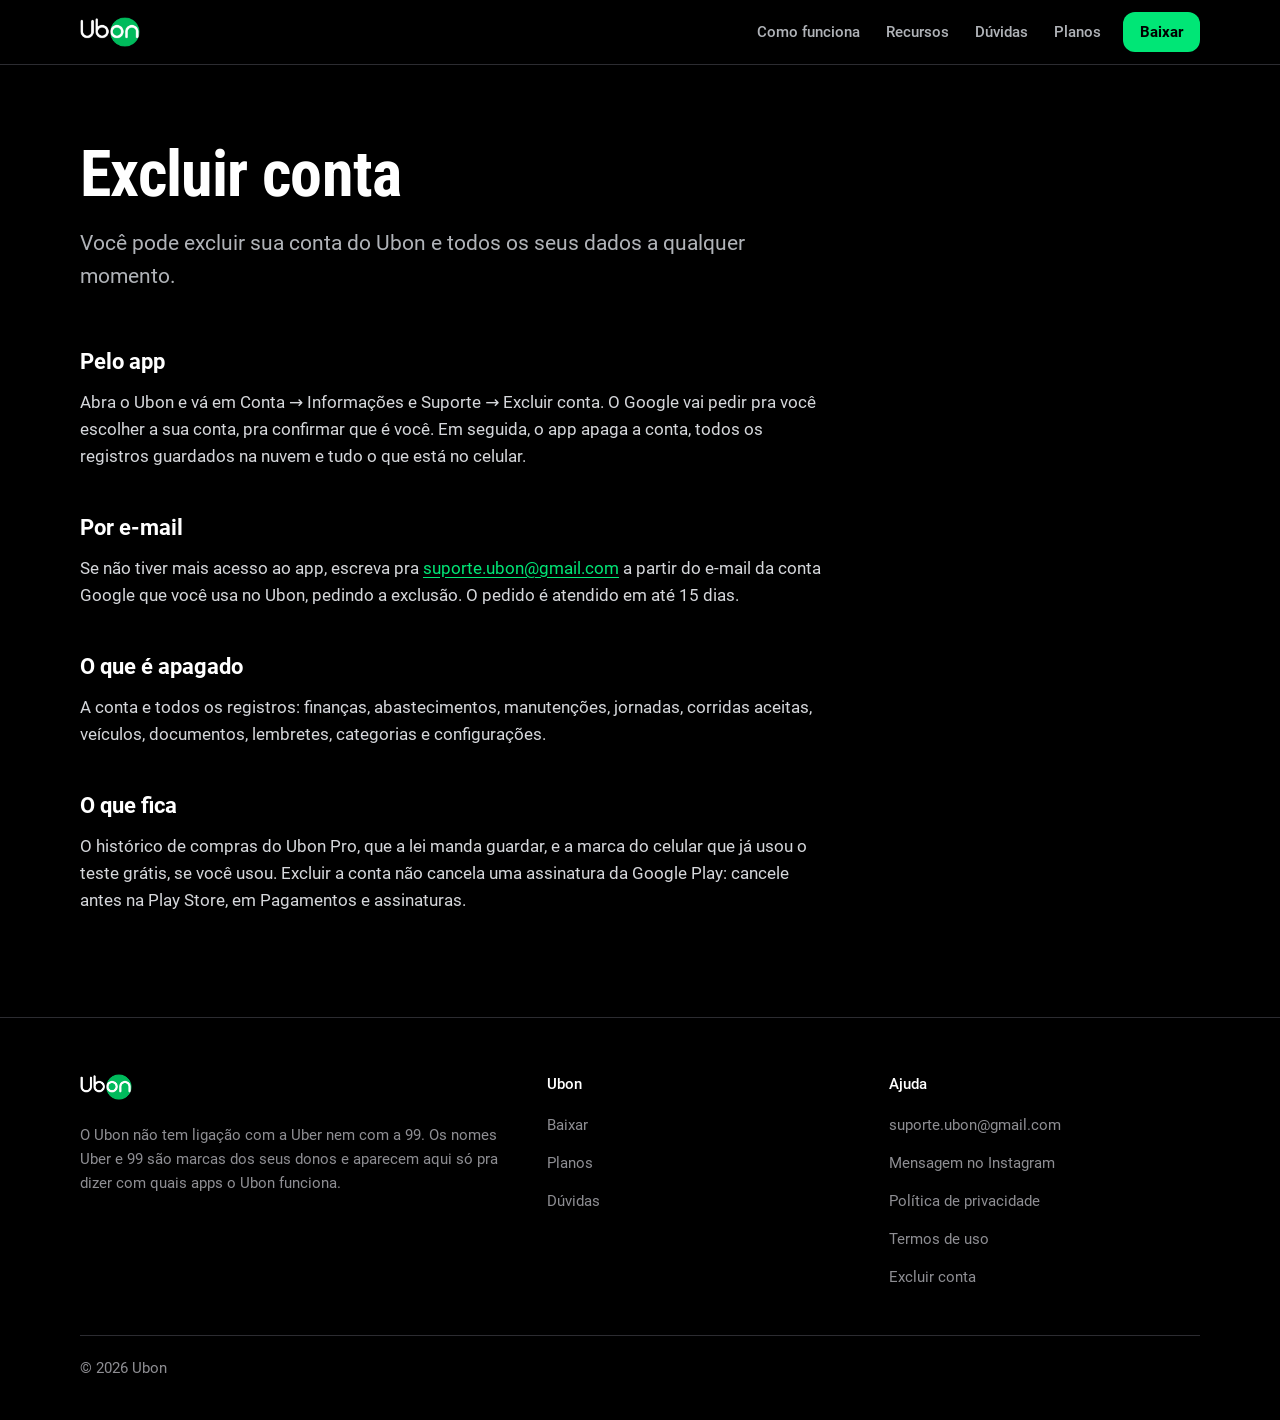
<file: excluir-conta/index.html>
<!doctype html>
<html lang="pt-BR">
<head>
  <meta charset="utf-8">
  <meta name="viewport" content="width=device-width, initial-scale=1">
  <title>Excluir conta | Ubon</title>
  <meta name="description" content="Como excluir a sua conta do Ubon e todos os seus dados, pelo app ou por e-mail.">
  <link rel="canonical" href="https://ubon.pro/excluir-conta/">
  <meta name="theme-color" content="#000000">
  <meta property="og:type" content="website">
  <meta property="og:locale" content="pt_BR">
  <meta property="og:site_name" content="Ubon">
  <meta property="og:title" content="Excluir conta | Ubon">
  <meta property="og:description" content="Como excluir a sua conta do Ubon e todos os seus dados, pelo app ou por e-mail.">
  <meta property="og:url" content="https://ubon.pro/excluir-conta/">
  <meta property="og:image" content="https://ubon.pro/assets/compartilhar.png">
  <meta name="twitter:card" content="summary_large_image">
  <link rel="icon" href="/assets/icone-32.png" sizes="32x32" type="image/png">
  <link rel="icon" href="/assets/icone-192.png" sizes="192x192" type="image/png">
  <link rel="apple-touch-icon" href="/assets/icone-180.png">
  <link rel="preload" href="/assets/fontes/roboto-condensed-latin-700-normal.woff2" as="font" type="font/woff2" crossorigin>
  <link rel="preload" href="/assets/fontes/roboto-latin-400-normal.woff2" as="font" type="font/woff2" crossorigin>
  <link rel="stylesheet" href="/assets/estilo.css">
  <script src="/assets/site.js" defer></script>
</head>
<body>
  <a class="pular" href="#conteudo">Pular para o conteúdo</a>

  <header class="topo">
    <div class="container">
      <a class="logo" href="/" aria-label="Ubon, página inicial"><img src="/assets/ubon-logo.png" alt="Ubon" width="192" height="96"></a>
      <nav class="menu" aria-label="Principal">
        <a class="so-no-largo" href="/#como-funciona">Como funciona</a>
        <a class="so-no-largo" href="/#recursos">Recursos</a>
        <a class="so-no-largo" href="/#duvidas">Dúvidas</a>
        <a href="/planos/">Planos</a>
        <a class="botao botao-principal botao-pequeno" href="/baixar/">Baixar</a>
      </nav>
    </div>
  </header>

  <main id="conteudo">
    <div class="container">
      <header class="pagina-topo">
        <h1>Excluir conta</h1>
        <p class="lead">Você pode excluir sua conta do Ubon e todos os seus dados a qualquer momento.</p>
      </header>
      <article class="texto-legal">
        <h2>Pelo app</h2>
        <p>Abra o Ubon e vá em Conta → Informações e Suporte → Excluir conta. O Google vai pedir pra você escolher a sua conta, pra confirmar que é você. Em seguida, o app apaga a conta, todos os registros guardados na nuvem e tudo o que está no celular.</p>
        <h2>Por e-mail</h2>
        <p>Se não tiver mais acesso ao app, escreva pra <a href="mailto:suporte.ubon@gmail.com">suporte.ubon@gmail.com</a> a partir do e-mail da conta Google que você usa no Ubon, pedindo a exclusão. O pedido é atendido em até 15 dias.</p>
        <h2>O que é apagado</h2>
        <p>A conta e todos os registros: finanças, abastecimentos, manutenções, jornadas, corridas aceitas, veículos, documentos, lembretes, categorias e configurações.</p>
        <h2>O que fica</h2>
        <p>O histórico de compras do Ubon Pro, que a lei manda guardar, e a marca do celular que já usou o teste grátis, se você usou. Excluir a conta não cancela uma assinatura da Google Play: cancele antes na Play Store, em Pagamentos e assinaturas.</p>
      </article>
    </div>
  </main>

  <footer class="rodape">
    <div class="container">
      <div class="colunas">
        <div>
          <a class="logo" href="/" aria-label="Ubon, página inicial"><img src="/assets/ubon-logo.png" alt="Ubon" width="192" height="96"></a>
          <p class="aviso-de-marca">O Ubon não tem ligação com a Uber nem com a 99. Os nomes Uber e 99 são marcas dos seus donos e aparecem aqui só pra dizer com quais apps o Ubon funciona.</p>
        </div>
        <nav aria-labelledby="rodape-ubon">
          <h2 id="rodape-ubon">Ubon</h2>
          <ul>
            <li><a href="/baixar/">Baixar</a></li>
            <li><a href="/planos/">Planos</a></li>
            <li><a href="/#duvidas">Dúvidas</a></li>
          </ul>
        </nav>
        <nav aria-labelledby="rodape-ajuda">
          <h2 id="rodape-ajuda">Ajuda</h2>
          <ul>
            <li><a href="mailto:suporte.ubon@gmail.com">suporte.ubon@gmail.com</a></li>
            <li><a href="https://ig.me/m/ubon.pro" rel="noopener">Mensagem no Instagram</a></li>
            <li><a href="/politica-de-privacidade/">Política de privacidade</a></li>
            <li><a href="/termos-de-uso/">Termos de uso</a></li>
            <li><a href="/excluir-conta/">Excluir conta</a></li>
          </ul>
        </nav>
      </div>
      <p class="direitos">© <span data-ano>2026</span> Ubon</p>
    </div>
  </footer>
</body>
</html>
</file>
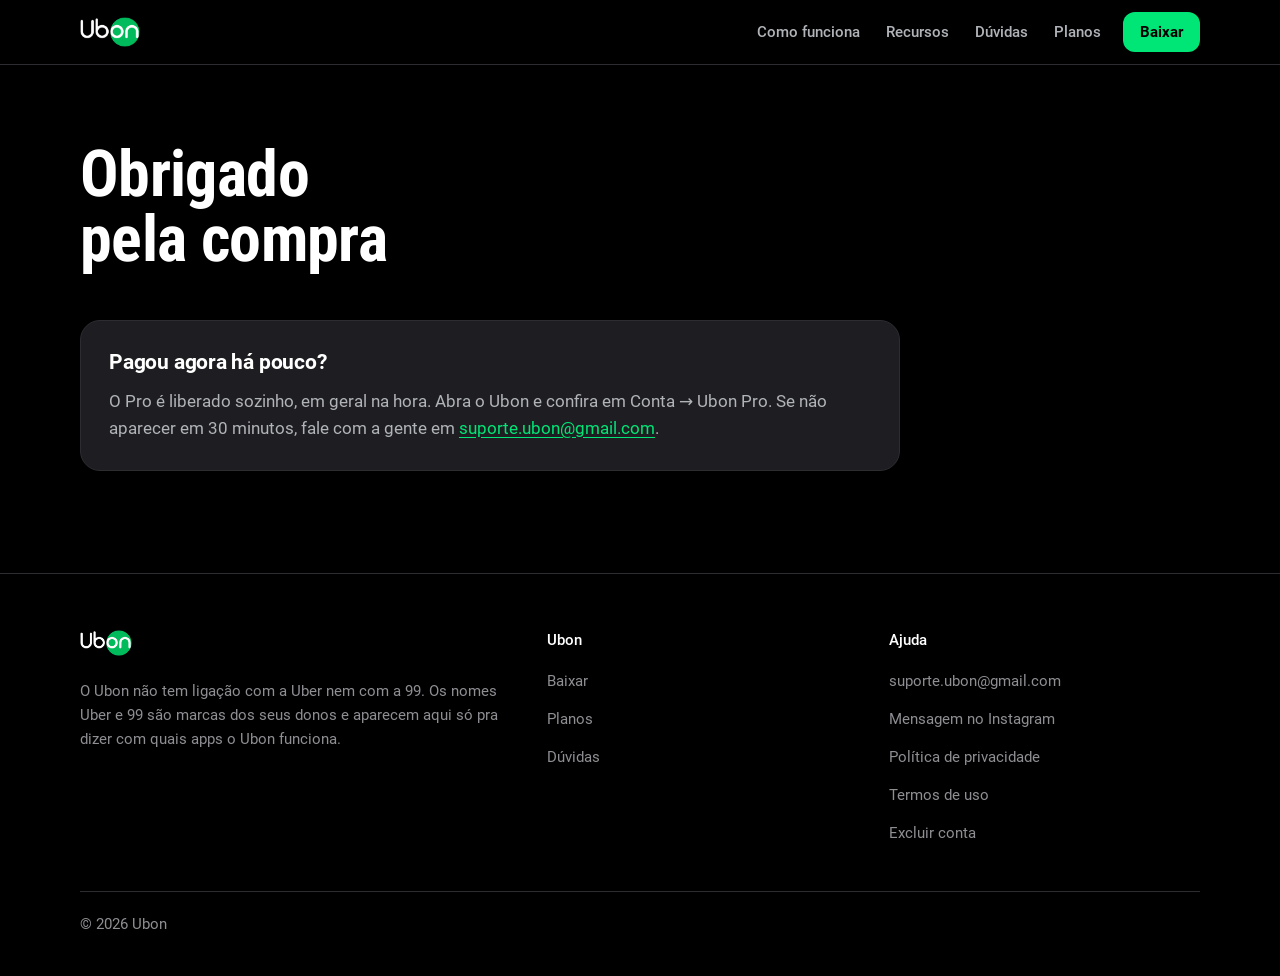
<file: obrigado/index.html>
<!doctype html>
<html lang="pt-BR">
<head>
  <meta charset="utf-8">
  <meta name="viewport" content="width=device-width, initial-scale=1">
  <title>Obrigado pela compra | Ubon</title>
  <meta name="description" content="Confirmação da compra do Ubon Pro.">
  <link rel="canonical" href="https://ubon.pro/obrigado/">
  <meta name="theme-color" content="#000000">
  <meta property="og:type" content="website">
  <meta property="og:locale" content="pt_BR">
  <meta property="og:site_name" content="Ubon">
  <meta property="og:title" content="Obrigado pela compra | Ubon">
  <meta property="og:description" content="Confirmação da compra do Ubon Pro.">
  <meta property="og:url" content="https://ubon.pro/obrigado/">
  <meta property="og:image" content="https://ubon.pro/assets/compartilhar.png">
  <meta name="twitter:card" content="summary_large_image">
  <meta name="robots" content="noindex">
  <link rel="icon" href="/assets/icone-32.png" sizes="32x32" type="image/png">
  <link rel="icon" href="/assets/icone-192.png" sizes="192x192" type="image/png">
  <link rel="apple-touch-icon" href="/assets/icone-180.png">
  <link rel="preload" href="/assets/fontes/roboto-condensed-latin-700-normal.woff2" as="font" type="font/woff2" crossorigin>
  <link rel="preload" href="/assets/fontes/roboto-latin-400-normal.woff2" as="font" type="font/woff2" crossorigin>
  <link rel="stylesheet" href="/assets/estilo.css">
  <script src="/assets/site.js" defer></script>
</head>
<body>
  <a class="pular" href="#conteudo">Pular para o conteúdo</a>

  <header class="topo">
    <div class="container">
      <a class="logo" href="/" aria-label="Ubon, página inicial"><img src="/assets/ubon-logo.png" alt="Ubon" width="192" height="96"></a>
      <nav class="menu" aria-label="Principal">
        <a class="so-no-largo" href="/#como-funciona">Como funciona</a>
        <a class="so-no-largo" href="/#recursos">Recursos</a>
        <a class="so-no-largo" href="/#duvidas">Dúvidas</a>
        <a href="/planos/">Planos</a>
        <a class="botao botao-principal botao-pequeno" href="/baixar/">Baixar</a>
      </nav>
    </div>
  </header>

  <main id="conteudo">
    <div class="container">
      <header class="pagina-topo">
        <h1>Obrigado pela compra</h1>
      </header>

      <div class="caixa situacao" id="situacao-da-compra" aria-live="polite">
        <div data-estado="conferindo">
          <h2>Conferindo o pagamento…</h2>
          <p>Isso leva alguns segundos. Pode deixar esta página aberta.</p>
        </div>
        <div data-estado="liberado" hidden>
          <h2>Pronto! O seu Ubon Pro está liberado</h2>
          <p>Vale até <strong data-campo="ate"></strong>.</p>
          <p>Abra o Ubon. Se ele já estava aberto, feche e abra de novo: em Conta → Ubon Pro aparece até quando o seu plano vale. Depois, é só ligar o Copiloto Inteligente.</p>
        </div>
        <div data-estado="demorando" hidden>
          <h2>O pagamento ainda está sendo confirmado</h2>
          <p>Pode fechar esta página: quando a InfinitePay confirmar, o Pro é liberado sozinho. Se em 30 minutos não aparecer no Ubon, mande o comprovante e o código da conta pra <a href="mailto:suporte.ubon@gmail.com">suporte.ubon@gmail.com</a>.</p>
        </div>
        <div data-estado="problema" hidden>
          <h2>Algo não bateu nesse pagamento</h2>
          <p>Mande o comprovante e o código da conta pra <a href="mailto:suporte.ubon@gmail.com">suporte.ubon@gmail.com</a> que a gente resolve.</p>
        </div>
        <div data-estado="sem-dados" hidden>
          <h2>Pagou agora há pouco?</h2>
          <p>O Pro é liberado sozinho, em geral na hora. Abra o Ubon e confira em Conta → Ubon Pro. Se não aparecer em 30 minutos, fale com a gente em <a href="mailto:suporte.ubon@gmail.com">suporte.ubon@gmail.com</a>.</p>
        </div>
        <p class="comprovante" hidden><a data-campo="comprovante" rel="noopener">Ver o comprovante do pagamento</a></p>
      </div>
    </div>
  </main>

  <footer class="rodape">
    <div class="container">
      <div class="colunas">
        <div>
          <a class="logo" href="/" aria-label="Ubon, página inicial"><img src="/assets/ubon-logo.png" alt="Ubon" width="192" height="96"></a>
          <p class="aviso-de-marca">O Ubon não tem ligação com a Uber nem com a 99. Os nomes Uber e 99 são marcas dos seus donos e aparecem aqui só pra dizer com quais apps o Ubon funciona.</p>
        </div>
        <nav aria-labelledby="rodape-ubon">
          <h2 id="rodape-ubon">Ubon</h2>
          <ul>
            <li><a href="/baixar/">Baixar</a></li>
            <li><a href="/planos/">Planos</a></li>
            <li><a href="/#duvidas">Dúvidas</a></li>
          </ul>
        </nav>
        <nav aria-labelledby="rodape-ajuda">
          <h2 id="rodape-ajuda">Ajuda</h2>
          <ul>
            <li><a href="mailto:suporte.ubon@gmail.com">suporte.ubon@gmail.com</a></li>
            <li><a href="https://ig.me/m/ubon.pro" rel="noopener">Mensagem no Instagram</a></li>
            <li><a href="/politica-de-privacidade/">Política de privacidade</a></li>
            <li><a href="/termos-de-uso/">Termos de uso</a></li>
            <li><a href="/excluir-conta/">Excluir conta</a></li>
          </ul>
        </nav>
      </div>
      <p class="direitos">© <span data-ano>2026</span> Ubon</p>
    </div>
  </footer>
</body>
</html>
</file>
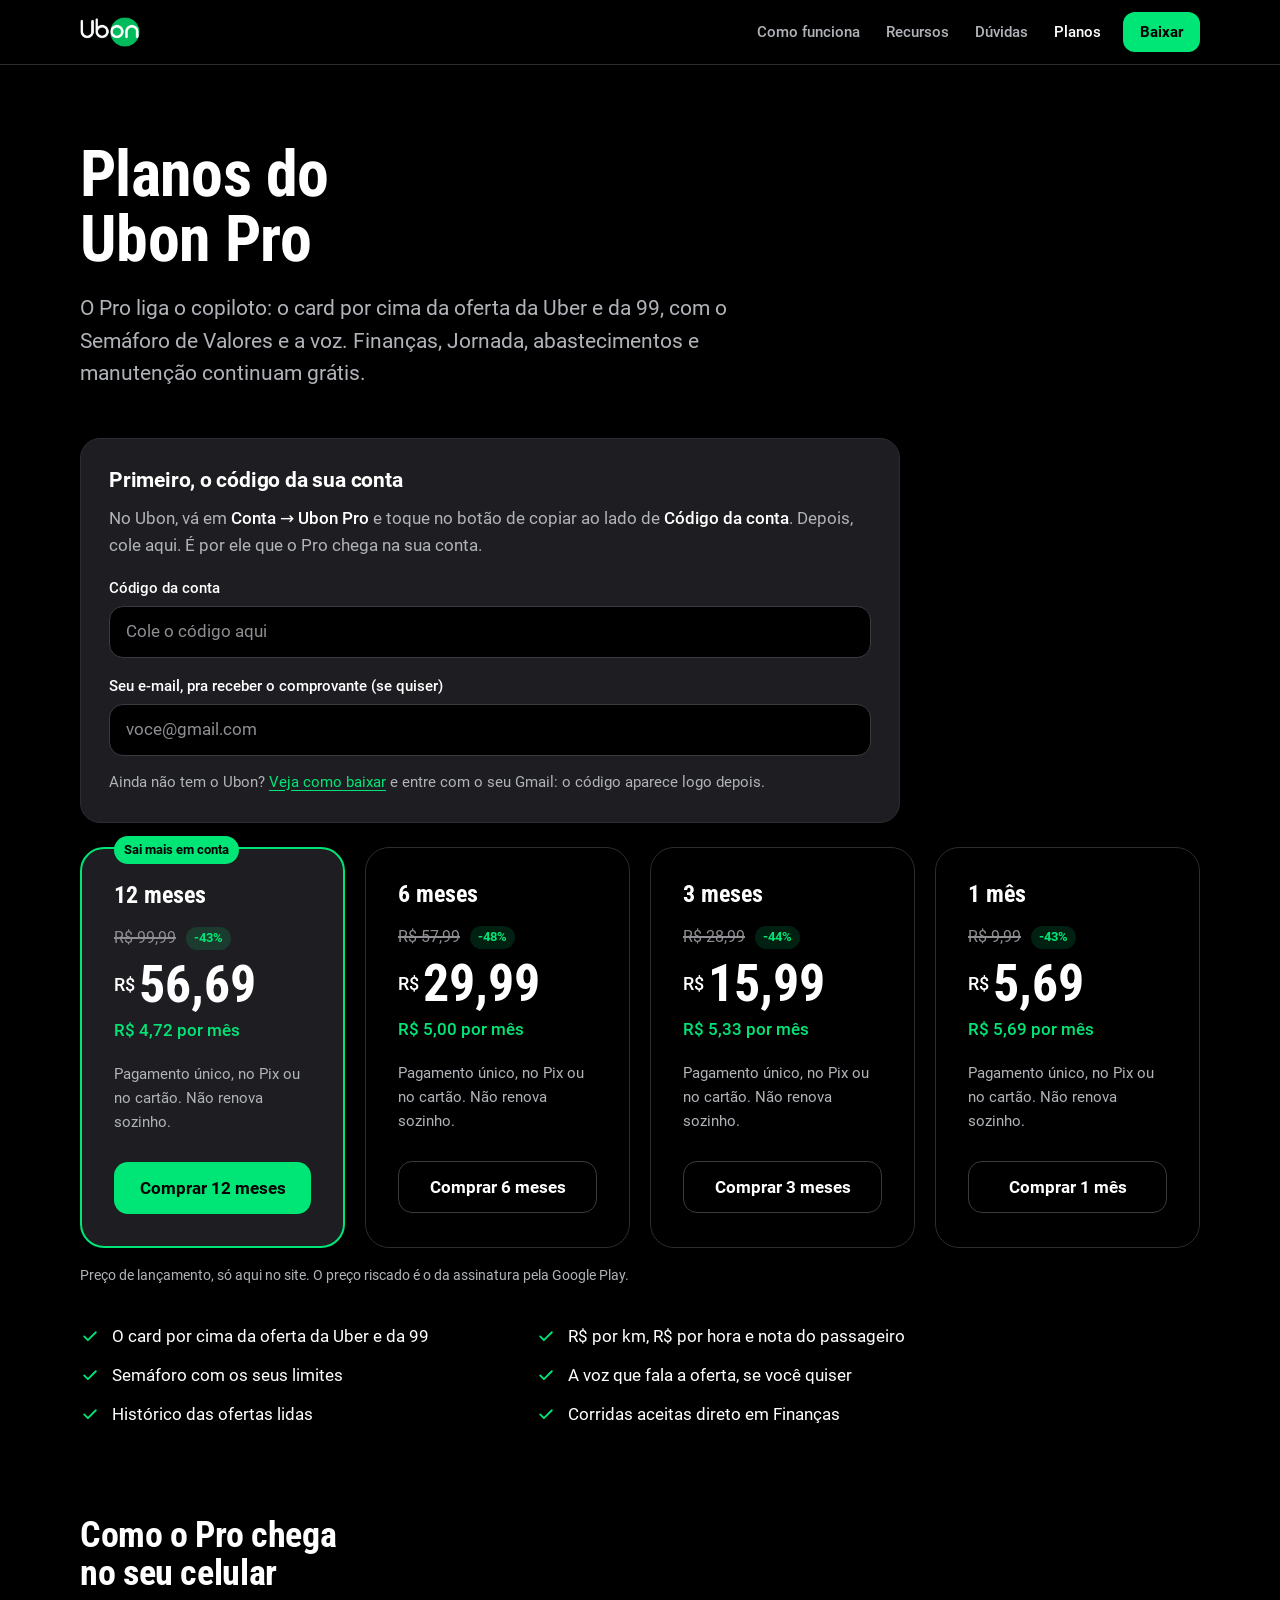
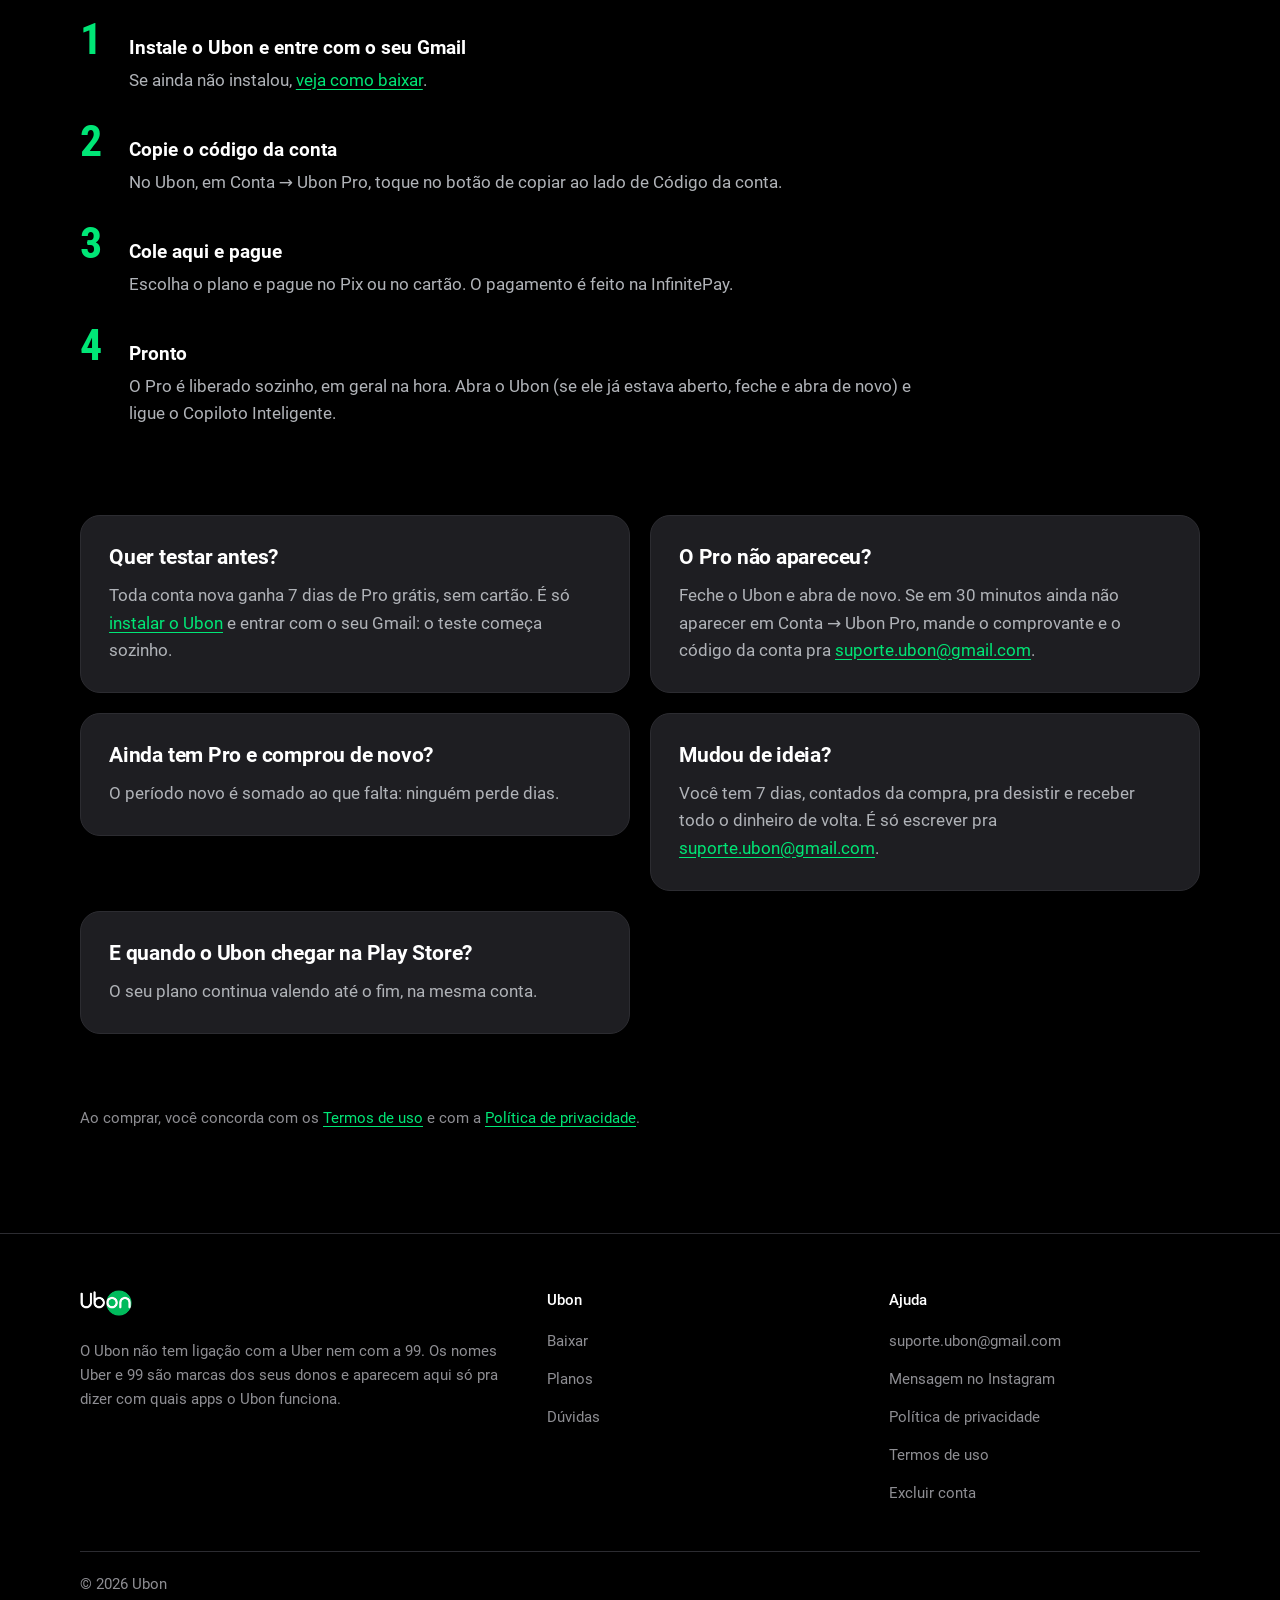
<file: planos/index.html>
<!doctype html>
<html lang="pt-BR">
<head>
  <meta charset="utf-8">
  <meta name="viewport" content="width=device-width, initial-scale=1">
  <title>Planos do Ubon Pro | Ubon</title>
  <meta name="description" content="Ubon Pro por 1, 3, 6 ou 12 meses, a partir de R$ 4,72 por mês, com pagamento único no Pix ou no cartão e 7 dias grátis pra testar.">
  <link rel="canonical" href="https://ubon.pro/planos/">
  <meta name="theme-color" content="#000000">
  <meta property="og:type" content="website">
  <meta property="og:locale" content="pt_BR">
  <meta property="og:site_name" content="Ubon">
  <meta property="og:title" content="Planos do Ubon Pro | Ubon">
  <meta property="og:description" content="Ubon Pro por 1, 3, 6 ou 12 meses, a partir de R$ 4,72 por mês, com pagamento único no Pix ou no cartão e 7 dias grátis pra testar.">
  <meta property="og:url" content="https://ubon.pro/planos/">
  <meta property="og:image" content="https://ubon.pro/assets/compartilhar.png">
  <meta name="twitter:card" content="summary_large_image">
  <link rel="icon" href="/assets/icone-32.png" sizes="32x32" type="image/png">
  <link rel="icon" href="/assets/icone-192.png" sizes="192x192" type="image/png">
  <link rel="apple-touch-icon" href="/assets/icone-180.png">
  <link rel="preload" href="/assets/fontes/roboto-condensed-latin-700-normal.woff2" as="font" type="font/woff2" crossorigin>
  <link rel="preload" href="/assets/fontes/roboto-latin-400-normal.woff2" as="font" type="font/woff2" crossorigin>
  <link rel="stylesheet" href="/assets/estilo.css">
  <script src="/assets/site.js" defer></script>
</head>
<body>
  <a class="pular" href="#conteudo">Pular para o conteúdo</a>

  <header class="topo">
    <div class="container">
      <a class="logo" href="/" aria-label="Ubon, página inicial"><img src="/assets/ubon-logo.png" alt="Ubon" width="192" height="96"></a>
      <nav class="menu" aria-label="Principal">
        <a class="so-no-largo" href="/#como-funciona">Como funciona</a>
        <a class="so-no-largo" href="/#recursos">Recursos</a>
        <a class="so-no-largo" href="/#duvidas">Dúvidas</a>
        <a href="/planos/" aria-current="page">Planos</a>
        <a class="botao botao-principal botao-pequeno" href="/baixar/">Baixar</a>
      </nav>
    </div>
  </header>

  <main id="conteudo">
    <div class="container">
      <header class="pagina-topo">
        <h1>Planos do Ubon Pro</h1>
        <p class="lead">O Pro liga o copiloto: o card por cima da oferta da Uber e da 99, com o Semáforo de Valores e a voz. Finanças, Jornada, abastecimentos e manutenção continuam grátis.</p>
      </header>

      <form class="compra" id="comprar" method="post" action="/api/comprar" novalidate>
        <div class="caixa conta">
          <h2>Primeiro, o código da sua conta</h2>
          <p>No Ubon, vá em <strong>Conta → Ubon Pro</strong> e toque no botão de copiar ao lado de <strong>Código da conta</strong>. Depois, cole aqui. É por ele que o Pro chega na sua conta.</p>
          <label class="rotulo-do-campo" for="codigo">Código da conta</label>
          <input class="campo" id="codigo" name="codigo" type="text" required autocomplete="off" autocapitalize="off" spellcheck="false" maxlength="60" placeholder="Cole o código aqui" aria-describedby="aviso-da-compra">
          <label class="rotulo-do-campo" for="email">Seu e-mail, pra receber o comprovante (se quiser)</label>
          <input class="campo" id="email" name="email" type="email" autocomplete="email" maxlength="120" placeholder="voce@gmail.com">
          <p class="aviso-do-formulario" id="aviso-da-compra" role="alert" hidden></p>
          <p class="pequeno">Ainda não tem o Ubon? <a href="/baixar/">Veja como baixar</a> e entre com o seu Gmail: o código aparece logo depois.</p>
        </div>

        <h2 class="so-leitor">Depois, escolha o plano</h2>
        <div class="planos">
          <article class="plano destaque" aria-labelledby="plano-12">
            <span class="etiqueta">Sai mais em conta</span>
            <h3 id="plano-12">12 meses</h3>
            <p class="preco-de"><span class="so-leitor">De </span><s>R$&nbsp;99,99</s> <span class="desconto">-43%</span></p>
            <p class="preco"><span class="so-leitor">Por </span><small>R$</small>56,69</p>
            <p class="por-mes">R$&nbsp;4,72 por mês</p>
            <p class="condicoes">Pagamento único, no Pix ou no cartão. Não renova sozinho.</p>
            <button class="botao botao-principal" type="submit" name="plano" value="anual">Comprar 12 meses</button>
          </article>
          <article class="plano" aria-labelledby="plano-6">
            <h3 id="plano-6">6 meses</h3>
            <p class="preco-de"><span class="so-leitor">De </span><s>R$&nbsp;57,99</s> <span class="desconto">-48%</span></p>
            <p class="preco"><span class="so-leitor">Por </span><small>R$</small>29,99</p>
            <p class="por-mes">R$&nbsp;5,00 por mês</p>
            <p class="condicoes">Pagamento único, no Pix ou no cartão. Não renova sozinho.</p>
            <button class="botao botao-secundario" type="submit" name="plano" value="semestral">Comprar 6 meses</button>
          </article>
          <article class="plano" aria-labelledby="plano-3">
            <h3 id="plano-3">3 meses</h3>
            <p class="preco-de"><span class="so-leitor">De </span><s>R$&nbsp;28,99</s> <span class="desconto">-44%</span></p>
            <p class="preco"><span class="so-leitor">Por </span><small>R$</small>15,99</p>
            <p class="por-mes">R$&nbsp;5,33 por mês</p>
            <p class="condicoes">Pagamento único, no Pix ou no cartão. Não renova sozinho.</p>
            <button class="botao botao-secundario" type="submit" name="plano" value="trimestral">Comprar 3 meses</button>
          </article>
          <article class="plano" aria-labelledby="plano-1">
            <h3 id="plano-1">1 mês</h3>
            <p class="preco-de"><span class="so-leitor">De </span><s>R$&nbsp;9,99</s> <span class="desconto">-43%</span></p>
            <p class="preco"><span class="so-leitor">Por </span><small>R$</small>5,69</p>
            <p class="por-mes">R$&nbsp;5,69 por mês</p>
            <p class="condicoes">Pagamento único, no Pix ou no cartão. Não renova sozinho.</p>
            <button class="botao botao-secundario" type="submit" name="plano" value="mensal">Comprar 1 mês</button>
          </article>
        </div>
        <p class="nota-dos-precos">Preço de lançamento, só aqui no site. O preço riscado é o da assinatura pela Google Play.</p>
        <div class="plano-de-teste" hidden>
          <button class="botao botao-secundario" type="submit" name="plano" value="teste">Teste: R$ 1,00 (1 dia de Pro)</button>
        </div>
      </form>

      <div class="inclui">
        <h2 class="so-leitor">O que vem em todos os planos</h2>
        <ul class="lista-com-marcas em-colunas">
          <li><svg viewBox="0 0 24 24" aria-hidden="true" fill="none" stroke="currentColor" stroke-width="2.2" stroke-linecap="round" stroke-linejoin="round"><path d="M5 12.5l4.5 4.5L19 7.5"/></svg>O card por cima da oferta da Uber e da 99</li>
          <li><svg viewBox="0 0 24 24" aria-hidden="true" fill="none" stroke="currentColor" stroke-width="2.2" stroke-linecap="round" stroke-linejoin="round"><path d="M5 12.5l4.5 4.5L19 7.5"/></svg>R$&nbsp;por km, R$&nbsp;por hora e nota do passageiro</li>
          <li><svg viewBox="0 0 24 24" aria-hidden="true" fill="none" stroke="currentColor" stroke-width="2.2" stroke-linecap="round" stroke-linejoin="round"><path d="M5 12.5l4.5 4.5L19 7.5"/></svg>Semáforo com os seus limites</li>
          <li><svg viewBox="0 0 24 24" aria-hidden="true" fill="none" stroke="currentColor" stroke-width="2.2" stroke-linecap="round" stroke-linejoin="round"><path d="M5 12.5l4.5 4.5L19 7.5"/></svg>A voz que fala a oferta, se você quiser</li>
          <li><svg viewBox="0 0 24 24" aria-hidden="true" fill="none" stroke="currentColor" stroke-width="2.2" stroke-linecap="round" stroke-linejoin="round"><path d="M5 12.5l4.5 4.5L19 7.5"/></svg>Histórico das ofertas lidas</li>
          <li><svg viewBox="0 0 24 24" aria-hidden="true" fill="none" stroke="currentColor" stroke-width="2.2" stroke-linecap="round" stroke-linejoin="round"><path d="M5 12.5l4.5 4.5L19 7.5"/></svg>Corridas aceitas direto em Finanças</li>
        </ul>
      </div>

      <section class="bloco" aria-labelledby="titulo-como-chega">
        <h2 id="titulo-como-chega">Como o Pro chega no seu celular</h2>
        <ol class="passos">
          <li>
            <h3>Instale o Ubon e entre com o seu Gmail</h3>
            <p>Se ainda não instalou, <a href="/baixar/">veja como baixar</a>.</p>
          </li>
          <li>
            <h3>Copie o código da conta</h3>
            <p>No Ubon, em Conta → Ubon Pro, toque no botão de copiar ao lado de Código da conta.</p>
          </li>
          <li>
            <h3>Cole aqui e pague</h3>
            <p>Escolha o plano e pague no Pix ou no cartão. O pagamento é feito na InfinitePay.</p>
          </li>
          <li>
            <h3>Pronto</h3>
            <p>O Pro é liberado sozinho, em geral na hora. Abra o Ubon (se ele já estava aberto, feche e abra de novo) e ligue o Copiloto Inteligente.</p>
          </li>
        </ol>
      </section>

      <section class="bloco caixas" aria-label="Outras informações">
        <div class="caixa">
          <h2>Quer testar antes?</h2>
          <p>Toda conta nova ganha 7 dias de Pro grátis, sem cartão. É só <a href="/baixar/">instalar o Ubon</a> e entrar com o seu Gmail: o teste começa sozinho.</p>
        </div>
        <div class="caixa">
          <h2>O Pro não apareceu?</h2>
          <p>Feche o Ubon e abra de novo. Se em 30 minutos ainda não aparecer em Conta → Ubon Pro, mande o comprovante e o código da conta pra <a href="mailto:suporte.ubon@gmail.com">suporte.ubon@gmail.com</a>.</p>
        </div>
        <div class="caixa">
          <h2>Ainda tem Pro e comprou de novo?</h2>
          <p>O período novo é somado ao que falta: ninguém perde dias.</p>
        </div>
        <div class="caixa">
          <h2>Mudou de ideia?</h2>
          <p>Você tem 7 dias, contados da compra, pra desistir e receber todo o dinheiro de volta. É só escrever pra <a href="mailto:suporte.ubon@gmail.com">suporte.ubon@gmail.com</a>.</p>
        </div>
        <div class="caixa">
          <h2>E quando o Ubon chegar na Play Store?</h2>
          <p>O seu plano continua valendo até o fim, na mesma conta.</p>
        </div>
      </section>

      <p class="nota-final">Ao comprar, você concorda com os <a href="/termos-de-uso/">Termos de uso</a> e com a <a href="/politica-de-privacidade/">Política de privacidade</a>.</p>
    </div>
  </main>

  <footer class="rodape">
    <div class="container">
      <div class="colunas">
        <div>
          <a class="logo" href="/" aria-label="Ubon, página inicial"><img src="/assets/ubon-logo.png" alt="Ubon" width="192" height="96"></a>
          <p class="aviso-de-marca">O Ubon não tem ligação com a Uber nem com a 99. Os nomes Uber e 99 são marcas dos seus donos e aparecem aqui só pra dizer com quais apps o Ubon funciona.</p>
        </div>
        <nav aria-labelledby="rodape-ubon">
          <h2 id="rodape-ubon">Ubon</h2>
          <ul>
            <li><a href="/baixar/">Baixar</a></li>
            <li><a href="/planos/">Planos</a></li>
            <li><a href="/#duvidas">Dúvidas</a></li>
          </ul>
        </nav>
        <nav aria-labelledby="rodape-ajuda">
          <h2 id="rodape-ajuda">Ajuda</h2>
          <ul>
            <li><a href="mailto:suporte.ubon@gmail.com">suporte.ubon@gmail.com</a></li>
            <li><a href="https://ig.me/m/ubon.pro" rel="noopener">Mensagem no Instagram</a></li>
            <li><a href="/politica-de-privacidade/">Política de privacidade</a></li>
            <li><a href="/termos-de-uso/">Termos de uso</a></li>
            <li><a href="/excluir-conta/">Excluir conta</a></li>
          </ul>
        </nav>
      </div>
      <p class="direitos">© <span data-ano>2026</span> Ubon</p>
    </div>
  </footer>
</body>
</html>
</file>
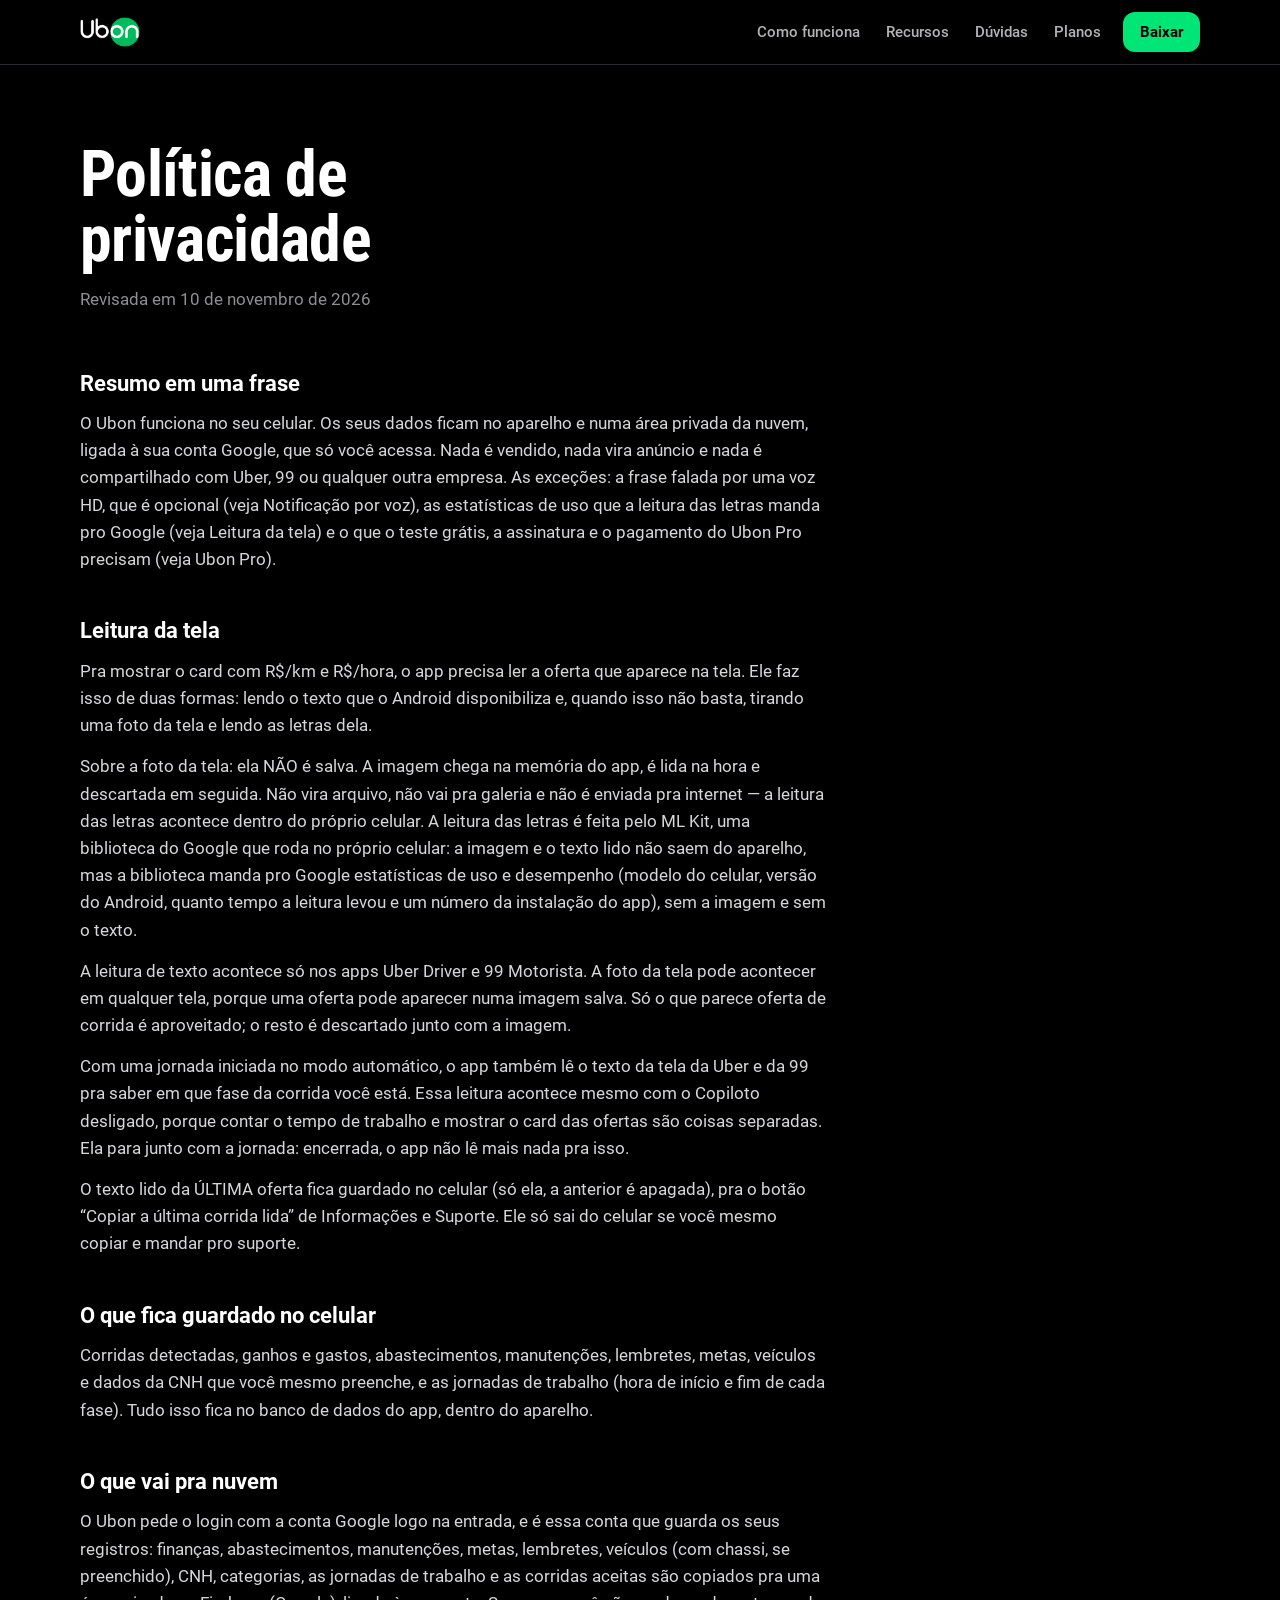
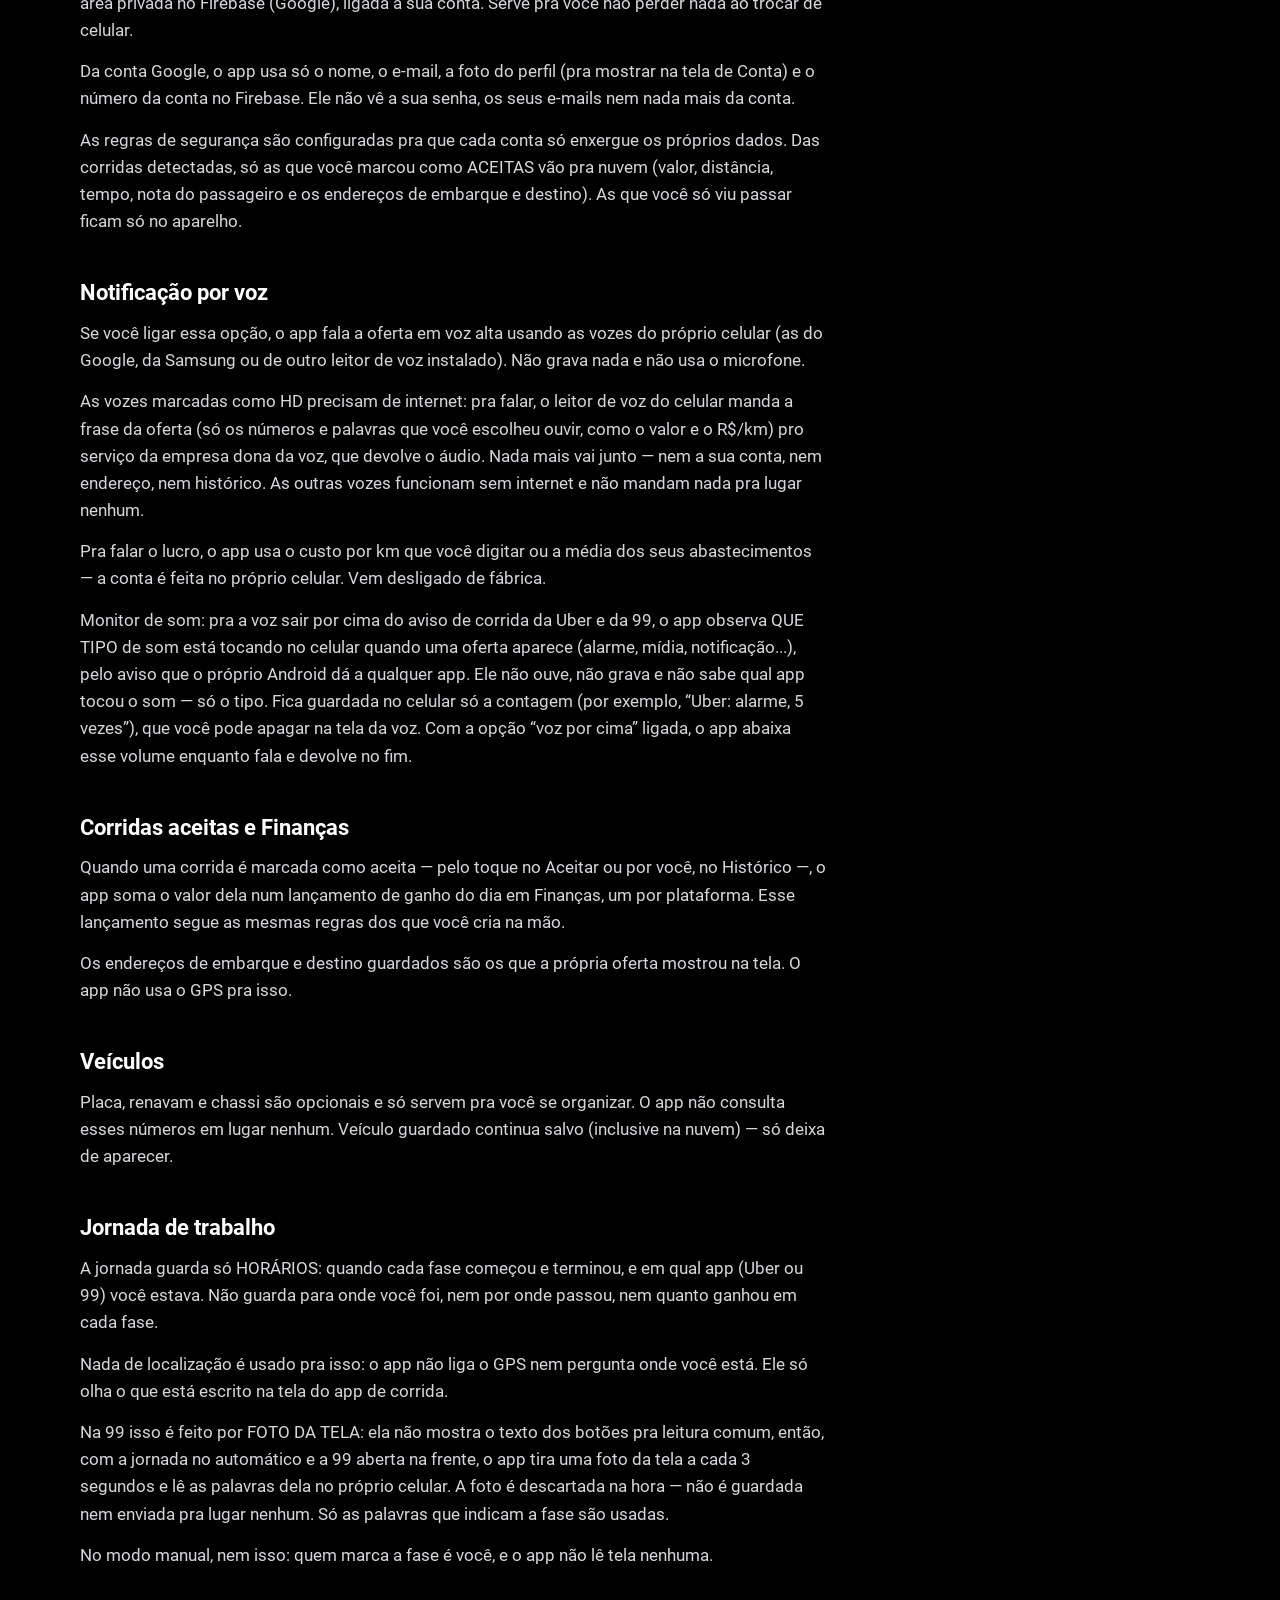
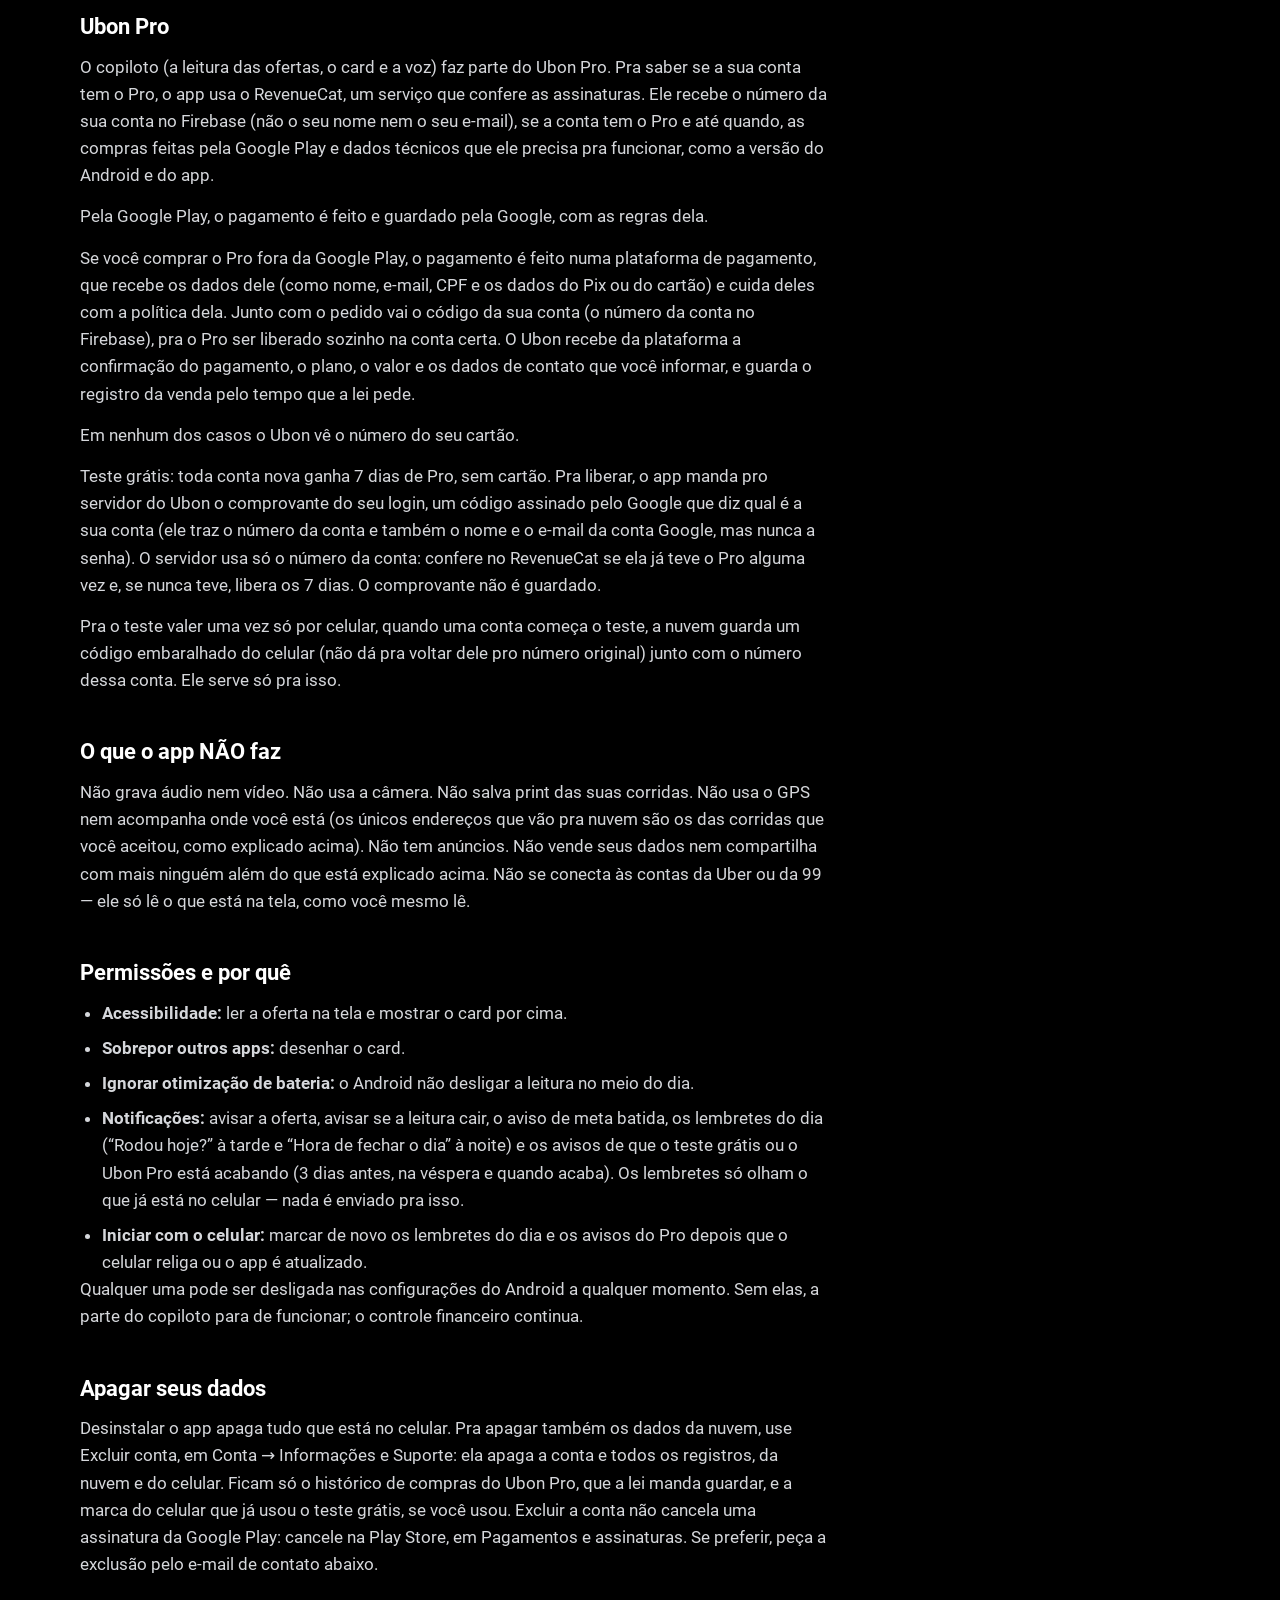
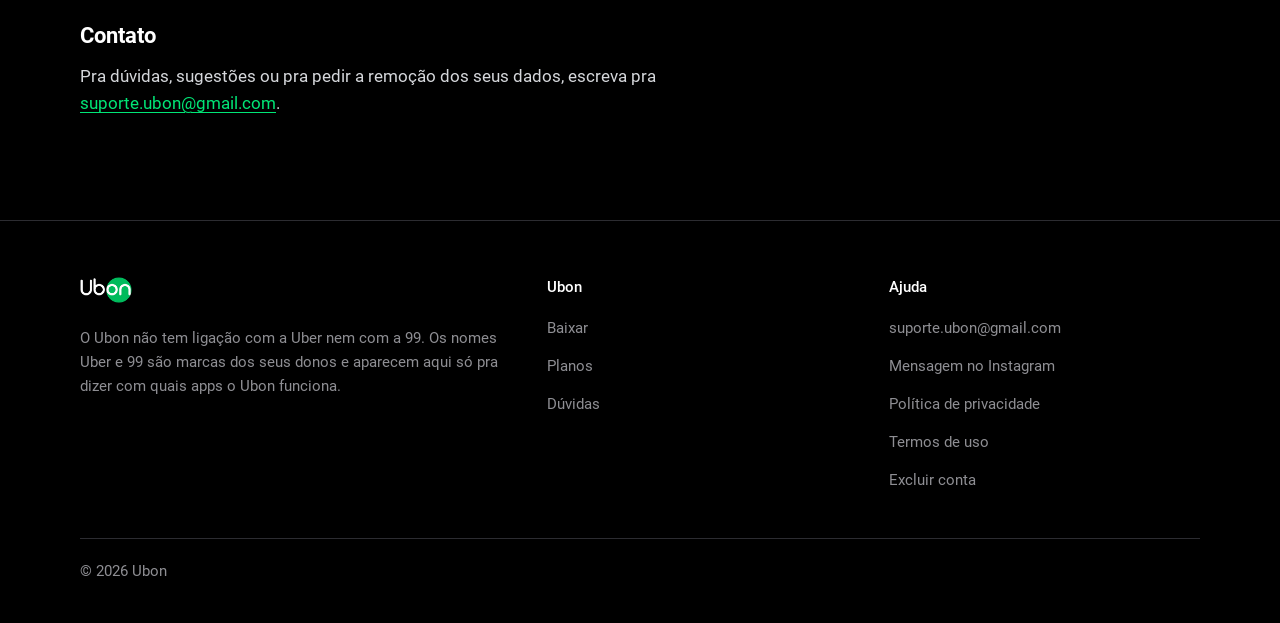
<file: politica-de-privacidade/index.html>
<!doctype html>
<html lang="pt-BR">
<head>
  <meta charset="utf-8">
  <meta name="viewport" content="width=device-width, initial-scale=1">
  <title>Política de privacidade | Ubon</title>
  <meta name="description" content="Como o Ubon trata os seus dados: o que fica no celular, o que vai pra nuvem e o que ele não faz.">
  <link rel="canonical" href="https://ubon.pro/politica-de-privacidade/">
  <meta name="theme-color" content="#000000">
  <meta property="og:type" content="website">
  <meta property="og:locale" content="pt_BR">
  <meta property="og:site_name" content="Ubon">
  <meta property="og:title" content="Política de privacidade | Ubon">
  <meta property="og:description" content="Como o Ubon trata os seus dados: o que fica no celular, o que vai pra nuvem e o que ele não faz.">
  <meta property="og:url" content="https://ubon.pro/politica-de-privacidade/">
  <meta property="og:image" content="https://ubon.pro/assets/compartilhar.png">
  <meta name="twitter:card" content="summary_large_image">
  <link rel="icon" href="/assets/icone-32.png" sizes="32x32" type="image/png">
  <link rel="icon" href="/assets/icone-192.png" sizes="192x192" type="image/png">
  <link rel="apple-touch-icon" href="/assets/icone-180.png">
  <link rel="preload" href="/assets/fontes/roboto-condensed-latin-700-normal.woff2" as="font" type="font/woff2" crossorigin>
  <link rel="preload" href="/assets/fontes/roboto-latin-400-normal.woff2" as="font" type="font/woff2" crossorigin>
  <link rel="stylesheet" href="/assets/estilo.css">
  <script src="/assets/site.js" defer></script>
</head>
<body>
  <a class="pular" href="#conteudo">Pular para o conteúdo</a>

  <header class="topo">
    <div class="container">
      <a class="logo" href="/" aria-label="Ubon, página inicial"><img src="/assets/ubon-logo.png" alt="Ubon" width="192" height="96"></a>
      <nav class="menu" aria-label="Principal">
        <a class="so-no-largo" href="/#como-funciona">Como funciona</a>
        <a class="so-no-largo" href="/#recursos">Recursos</a>
        <a class="so-no-largo" href="/#duvidas">Dúvidas</a>
        <a href="/planos/">Planos</a>
        <a class="botao botao-principal botao-pequeno" href="/baixar/">Baixar</a>
      </nav>
    </div>
  </header>

  <main id="conteudo">
    <div class="container">
      <header class="pagina-topo">
        <h1>Política de privacidade</h1>
        <p class="data">Revisada em 10 de novembro de 2026</p>
      </header>
      <article class="texto-legal">
        <h2>Resumo em uma frase</h2>
        <p>O Ubon funciona no seu celular. Os seus dados ficam no aparelho e numa área privada da nuvem, ligada à sua conta Google, que só você acessa. Nada é vendido, nada vira anúncio e nada é compartilhado com Uber, 99 ou qualquer outra empresa. As exceções: a frase falada por uma voz HD, que é opcional (veja Notificação por voz), as estatísticas de uso que a leitura das letras manda pro Google (veja Leitura da tela) e o que o teste grátis, a assinatura e o pagamento do Ubon Pro precisam (veja Ubon Pro).</p>
        <h2>Leitura da tela</h2>
        <p>Pra mostrar o card com R$/km e R$/hora, o app precisa ler a oferta que aparece na tela. Ele faz isso de duas formas: lendo o texto que o Android disponibiliza e, quando isso não basta, tirando uma foto da tela e lendo as letras dela.</p>
        <p>Sobre a foto da tela: ela NÃO é salva. A imagem chega na memória do app, é lida na hora e descartada em seguida. Não vira arquivo, não vai pra galeria e não é enviada pra internet — a leitura das letras acontece dentro do próprio celular. A leitura das letras é feita pelo ML Kit, uma biblioteca do Google que roda no próprio celular: a imagem e o texto lido não saem do aparelho, mas a biblioteca manda pro Google estatísticas de uso e desempenho (modelo do celular, versão do Android, quanto tempo a leitura levou e um número da instalação do app), sem a imagem e sem o texto.</p>
        <p>A leitura de texto acontece só nos apps Uber Driver e 99 Motorista. A foto da tela pode acontecer em qualquer tela, porque uma oferta pode aparecer numa imagem salva. Só o que parece oferta de corrida é aproveitado; o resto é descartado junto com a imagem.</p>
        <p>Com uma jornada iniciada no modo automático, o app também lê o texto da tela da Uber e da 99 pra saber em que fase da corrida você está. Essa leitura acontece mesmo com o Copiloto desligado, porque contar o tempo de trabalho e mostrar o card das ofertas são coisas separadas. Ela para junto com a jornada: encerrada, o app não lê mais nada pra isso.</p>
        <p>O texto lido da ÚLTIMA oferta fica guardado no celular (só ela, a anterior é apagada), pra o botão “Copiar a última corrida lida” de Informações e Suporte. Ele só sai do celular se você mesmo copiar e mandar pro suporte.</p>
        <h2>O que fica guardado no celular</h2>
        <p>Corridas detectadas, ganhos e gastos, abastecimentos, manutenções, lembretes, metas, veículos e dados da CNH que você mesmo preenche, e as jornadas de trabalho (hora de início e fim de cada fase). Tudo isso fica no banco de dados do app, dentro do aparelho.</p>
        <h2>O que vai pra nuvem</h2>
        <p>O Ubon pede o login com a conta Google logo na entrada, e é essa conta que guarda os seus registros: finanças, abastecimentos, manutenções, metas, lembretes, veículos (com chassi, se preenchido), CNH, categorias, as jornadas de trabalho e as corridas aceitas são copiados pra uma área privada no Firebase (Google), ligada à sua conta. Serve pra você não perder nada ao trocar de celular.</p>
        <p>Da conta Google, o app usa só o nome, o e-mail, a foto do perfil (pra mostrar na tela de Conta) e o número da conta no Firebase. Ele não vê a sua senha, os seus e-mails nem nada mais da conta.</p>
        <p>As regras de segurança são configuradas pra que cada conta só enxergue os próprios dados. Das corridas detectadas, só as que você marcou como ACEITAS vão pra nuvem (valor, distância, tempo, nota do passageiro e os endereços de embarque e destino). As que você só viu passar ficam só no aparelho.</p>
        <h2>Notificação por voz</h2>
        <p>Se você ligar essa opção, o app fala a oferta em voz alta usando as vozes do próprio celular (as do Google, da Samsung ou de outro leitor de voz instalado). Não grava nada e não usa o microfone.</p>
        <p>As vozes marcadas como HD precisam de internet: pra falar, o leitor de voz do celular manda a frase da oferta (só os números e palavras que você escolheu ouvir, como o valor e o R$/km) pro serviço da empresa dona da voz, que devolve o áudio. Nada mais vai junto — nem a sua conta, nem endereço, nem histórico. As outras vozes funcionam sem internet e não mandam nada pra lugar nenhum.</p>
        <p>Pra falar o lucro, o app usa o custo por km que você digitar ou a média dos seus abastecimentos — a conta é feita no próprio celular. Vem desligado de fábrica.</p>
        <p>Monitor de som: pra a voz sair por cima do aviso de corrida da Uber e da 99, o app observa QUE TIPO de som está tocando no celular quando uma oferta aparece (alarme, mídia, notificação...), pelo aviso que o próprio Android dá a qualquer app. Ele não ouve, não grava e não sabe qual app tocou o som — só o tipo. Fica guardada no celular só a contagem (por exemplo, “Uber: alarme, 5 vezes”), que você pode apagar na tela da voz. Com a opção “voz por cima” ligada, o app abaixa esse volume enquanto fala e devolve no fim.</p>
        <h2>Corridas aceitas e Finanças</h2>
        <p>Quando uma corrida é marcada como aceita — pelo toque no Aceitar ou por você, no Histórico —, o app soma o valor dela num lançamento de ganho do dia em Finanças, um por plataforma. Esse lançamento segue as mesmas regras dos que você cria na mão.</p>
        <p>Os endereços de embarque e destino guardados são os que a própria oferta mostrou na tela. O app não usa o GPS pra isso.</p>
        <h2>Veículos</h2>
        <p>Placa, renavam e chassi são opcionais e só servem pra você se organizar. O app não consulta esses números em lugar nenhum. Veículo guardado continua salvo (inclusive na nuvem) — só deixa de aparecer.</p>
        <h2>Jornada de trabalho</h2>
        <p>A jornada guarda só HORÁRIOS: quando cada fase começou e terminou, e em qual app (Uber ou 99) você estava. Não guarda para onde você foi, nem por onde passou, nem quanto ganhou em cada fase.</p>
        <p>Nada de localização é usado pra isso: o app não liga o GPS nem pergunta onde você está. Ele só olha o que está escrito na tela do app de corrida.</p>
        <p>Na 99 isso é feito por FOTO DA TELA: ela não mostra o texto dos botões pra leitura comum, então, com a jornada no automático e a 99 aberta na frente, o app tira uma foto da tela a cada 3 segundos e lê as palavras dela no próprio celular. A foto é descartada na hora — não é guardada nem enviada pra lugar nenhum. Só as palavras que indicam a fase são usadas.</p>
        <p>No modo manual, nem isso: quem marca a fase é você, e o app não lê tela nenhuma.</p>
        <h2>Ubon Pro</h2>
        <p>O copiloto (a leitura das ofertas, o card e a voz) faz parte do Ubon Pro. Pra saber se a sua conta tem o Pro, o app usa o RevenueCat, um serviço que confere as assinaturas. Ele recebe o número da sua conta no Firebase (não o seu nome nem o seu e-mail), se a conta tem o Pro e até quando, as compras feitas pela Google Play e dados técnicos que ele precisa pra funcionar, como a versão do Android e do app.</p>
        <p>Pela Google Play, o pagamento é feito e guardado pela Google, com as regras dela.</p>
        <p>Se você comprar o Pro fora da Google Play, o pagamento é feito numa plataforma de pagamento, que recebe os dados dele (como nome, e-mail, CPF e os dados do Pix ou do cartão) e cuida deles com a política dela. Junto com o pedido vai o código da sua conta (o número da conta no Firebase), pra o Pro ser liberado sozinho na conta certa. O Ubon recebe da plataforma a confirmação do pagamento, o plano, o valor e os dados de contato que você informar, e guarda o registro da venda pelo tempo que a lei pede.</p>
        <p>Em nenhum dos casos o Ubon vê o número do seu cartão.</p>
        <p>Teste grátis: toda conta nova ganha 7 dias de Pro, sem cartão. Pra liberar, o app manda pro servidor do Ubon o comprovante do seu login, um código assinado pelo Google que diz qual é a sua conta (ele traz o número da conta e também o nome e o e-mail da conta Google, mas nunca a senha). O servidor usa só o número da conta: confere no RevenueCat se ela já teve o Pro alguma vez e, se nunca teve, libera os 7 dias. O comprovante não é guardado.</p>
        <p>Pra o teste valer uma vez só por celular, quando uma conta começa o teste, a nuvem guarda um código embaralhado do celular (não dá pra voltar dele pro número original) junto com o número dessa conta. Ele serve só pra isso.</p>
        <h2>O que o app NÃO faz</h2>
        <p>Não grava áudio nem vídeo. Não usa a câmera. Não salva print das suas corridas. Não usa o GPS nem acompanha onde você está (os únicos endereços que vão pra nuvem são os das corridas que você aceitou, como explicado acima). Não tem anúncios. Não vende seus dados nem compartilha com mais ninguém além do que está explicado acima. Não se conecta às contas da Uber ou da 99 — ele só lê o que está na tela, como você mesmo lê.</p>
        <h2>Permissões e por quê</h2>
        <ul>
          <li><strong>Acessibilidade:</strong> ler a oferta na tela e mostrar o card por cima.</li>
          <li><strong>Sobrepor outros apps:</strong> desenhar o card.</li>
          <li><strong>Ignorar otimização de bateria:</strong> o Android não desligar a leitura no meio do dia.</li>
          <li><strong>Notificações:</strong> avisar a oferta, avisar se a leitura cair, o aviso de meta batida, os lembretes do dia (“Rodou hoje?” à tarde e “Hora de fechar o dia” à noite) e os avisos de que o teste grátis ou o Ubon Pro está acabando (3 dias antes, na véspera e quando acaba). Os lembretes só olham o que já está no celular — nada é enviado pra isso.</li>
          <li><strong>Iniciar com o celular:</strong> marcar de novo os lembretes do dia e os avisos do Pro depois que o celular religa ou o app é atualizado.</li>
        </ul>
        <p>Qualquer uma pode ser desligada nas configurações do Android a qualquer momento. Sem elas, a parte do copiloto para de funcionar; o controle financeiro continua.</p>
        <h2>Apagar seus dados</h2>
        <p>Desinstalar o app apaga tudo que está no celular. Pra apagar também os dados da nuvem, use Excluir conta, em Conta → Informações e Suporte: ela apaga a conta e todos os registros, da nuvem e do celular. Ficam só o histórico de compras do Ubon Pro, que a lei manda guardar, e a marca do celular que já usou o teste grátis, se você usou. Excluir a conta não cancela uma assinatura da Google Play: cancele na Play Store, em Pagamentos e assinaturas. Se preferir, peça a exclusão pelo e-mail de contato abaixo.</p>
        <h2>Contato</h2>
        <p>Pra dúvidas, sugestões ou pra pedir a remoção dos seus dados, escreva pra <a href="mailto:suporte.ubon@gmail.com">suporte.ubon@gmail.com</a>.</p>
      </article>
    </div>
  </main>

  <footer class="rodape">
    <div class="container">
      <div class="colunas">
        <div>
          <a class="logo" href="/" aria-label="Ubon, página inicial"><img src="/assets/ubon-logo.png" alt="Ubon" width="192" height="96"></a>
          <p class="aviso-de-marca">O Ubon não tem ligação com a Uber nem com a 99. Os nomes Uber e 99 são marcas dos seus donos e aparecem aqui só pra dizer com quais apps o Ubon funciona.</p>
        </div>
        <nav aria-labelledby="rodape-ubon">
          <h2 id="rodape-ubon">Ubon</h2>
          <ul>
            <li><a href="/baixar/">Baixar</a></li>
            <li><a href="/planos/">Planos</a></li>
            <li><a href="/#duvidas">Dúvidas</a></li>
          </ul>
        </nav>
        <nav aria-labelledby="rodape-ajuda">
          <h2 id="rodape-ajuda">Ajuda</h2>
          <ul>
            <li><a href="mailto:suporte.ubon@gmail.com">suporte.ubon@gmail.com</a></li>
            <li><a href="https://ig.me/m/ubon.pro" rel="noopener">Mensagem no Instagram</a></li>
            <li><a href="/politica-de-privacidade/">Política de privacidade</a></li>
            <li><a href="/termos-de-uso/">Termos de uso</a></li>
            <li><a href="/excluir-conta/">Excluir conta</a></li>
          </ul>
        </nav>
      </div>
      <p class="direitos">© <span data-ano>2026</span> Ubon</p>
    </div>
  </footer>
</body>
</html>
</file>
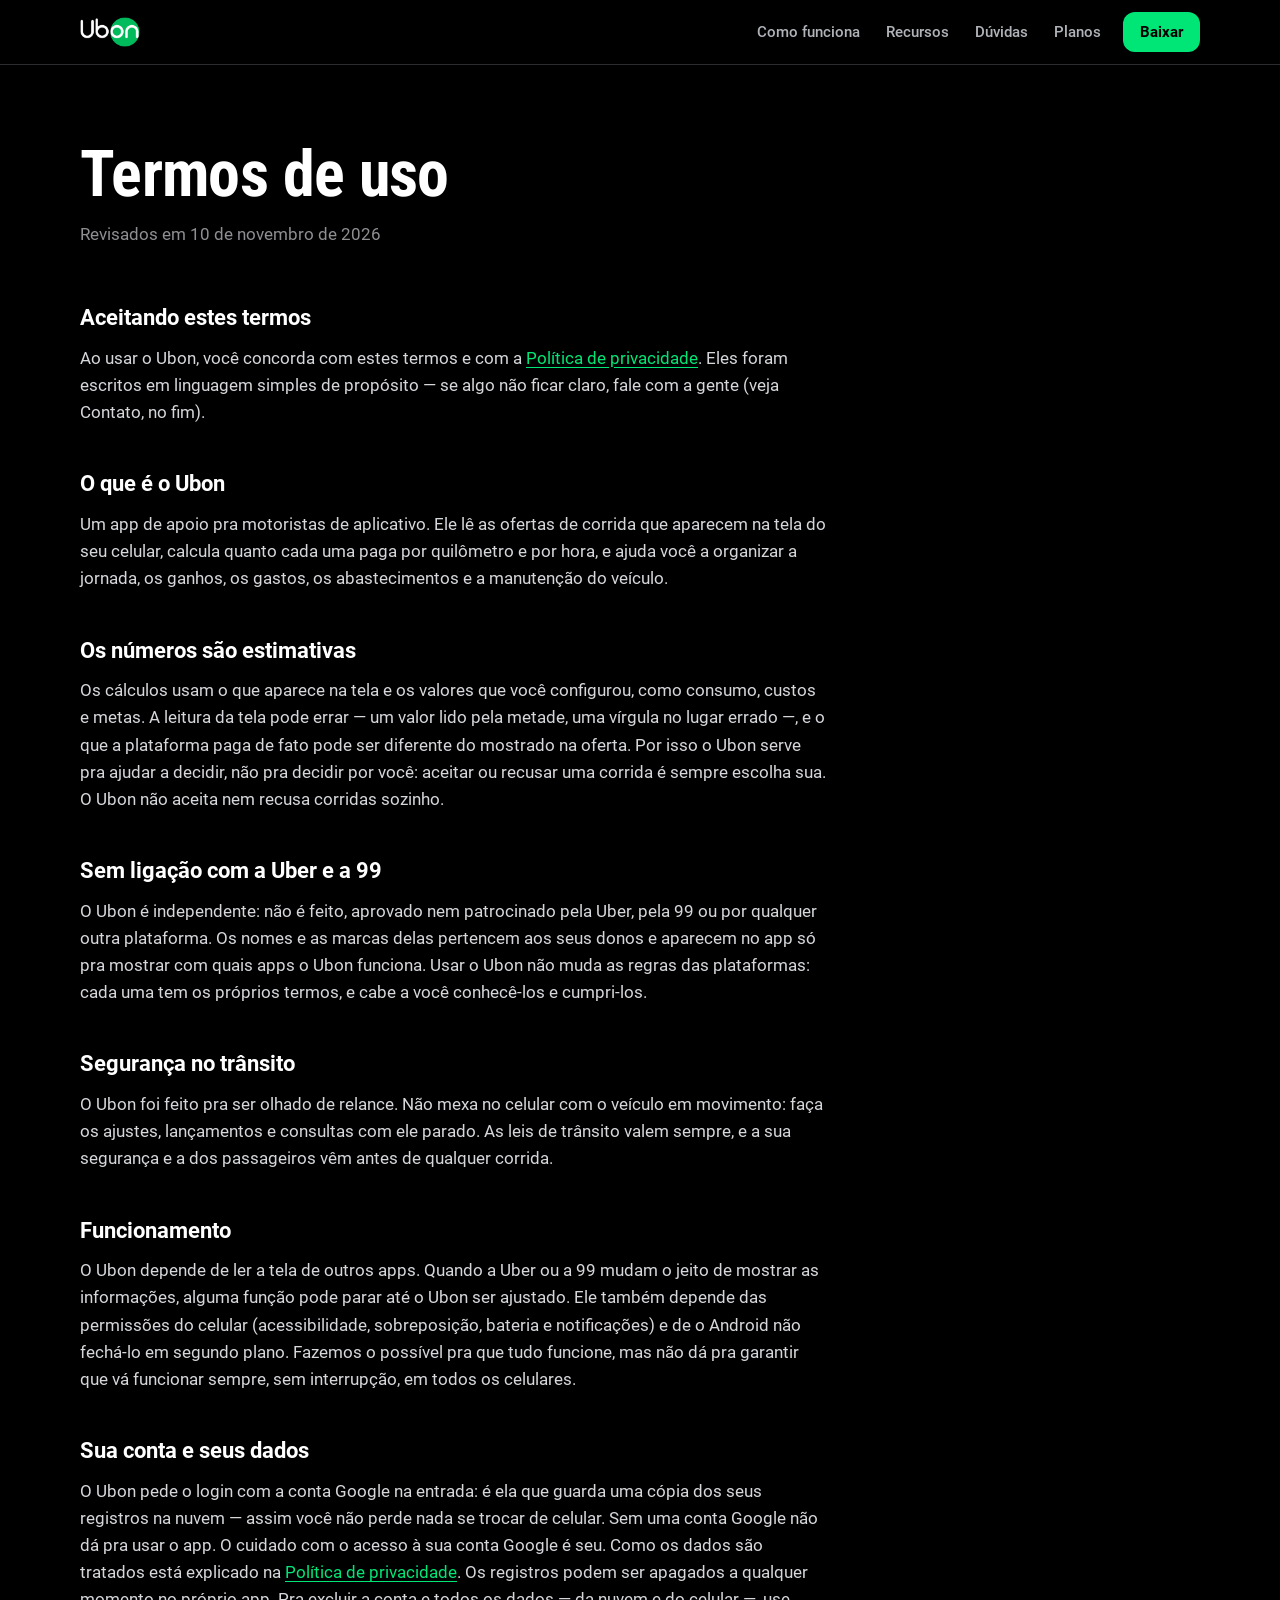
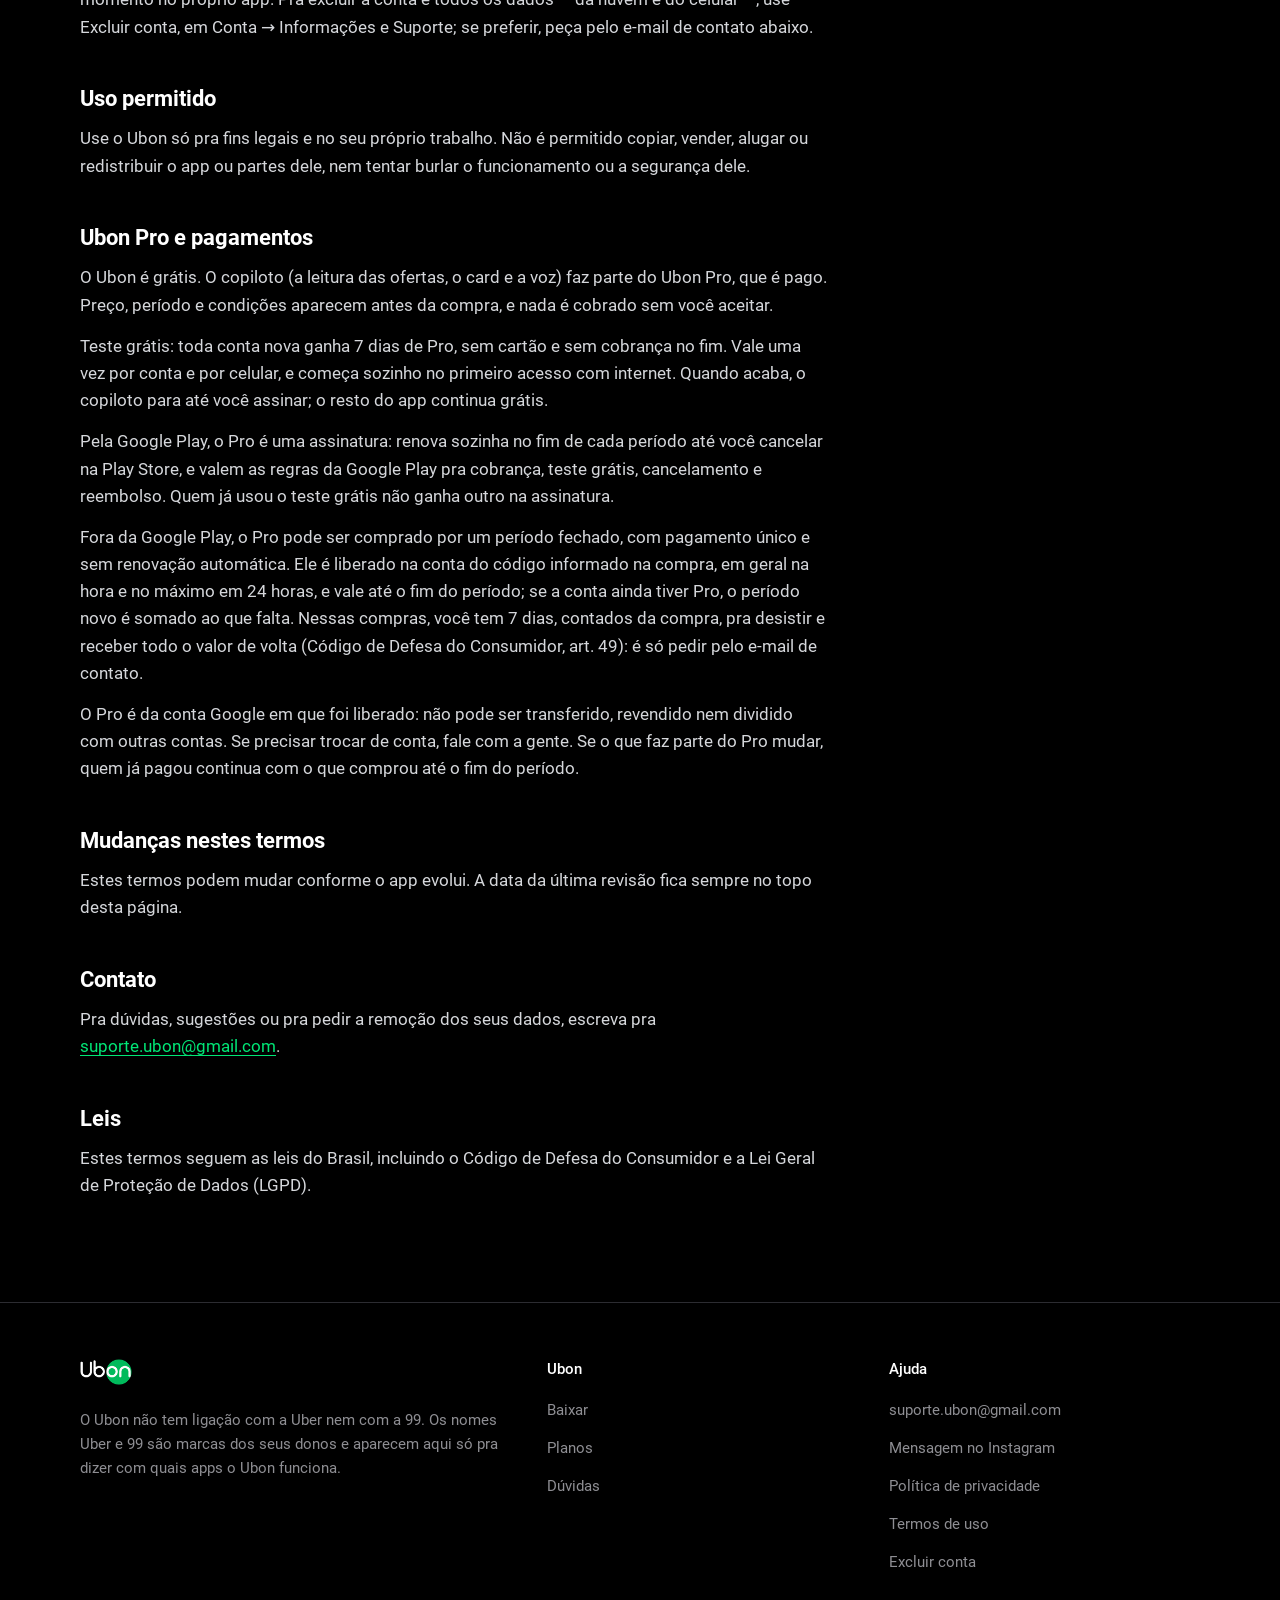
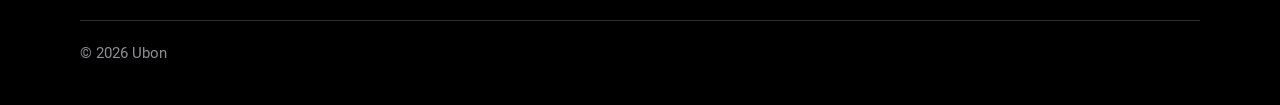
<file: termos-de-uso/index.html>
<!doctype html>
<html lang="pt-BR">
<head>
  <meta charset="utf-8">
  <meta name="viewport" content="width=device-width, initial-scale=1">
  <title>Termos de uso | Ubon</title>
  <meta name="description" content="As regras de uso do Ubon, em linguagem simples.">
  <link rel="canonical" href="https://ubon.pro/termos-de-uso/">
  <meta name="theme-color" content="#000000">
  <meta property="og:type" content="website">
  <meta property="og:locale" content="pt_BR">
  <meta property="og:site_name" content="Ubon">
  <meta property="og:title" content="Termos de uso | Ubon">
  <meta property="og:description" content="As regras de uso do Ubon, em linguagem simples.">
  <meta property="og:url" content="https://ubon.pro/termos-de-uso/">
  <meta property="og:image" content="https://ubon.pro/assets/compartilhar.png">
  <meta name="twitter:card" content="summary_large_image">
  <link rel="icon" href="/assets/icone-32.png" sizes="32x32" type="image/png">
  <link rel="icon" href="/assets/icone-192.png" sizes="192x192" type="image/png">
  <link rel="apple-touch-icon" href="/assets/icone-180.png">
  <link rel="preload" href="/assets/fontes/roboto-condensed-latin-700-normal.woff2" as="font" type="font/woff2" crossorigin>
  <link rel="preload" href="/assets/fontes/roboto-latin-400-normal.woff2" as="font" type="font/woff2" crossorigin>
  <link rel="stylesheet" href="/assets/estilo.css">
  <script src="/assets/site.js" defer></script>
</head>
<body>
  <a class="pular" href="#conteudo">Pular para o conteúdo</a>

  <header class="topo">
    <div class="container">
      <a class="logo" href="/" aria-label="Ubon, página inicial"><img src="/assets/ubon-logo.png" alt="Ubon" width="192" height="96"></a>
      <nav class="menu" aria-label="Principal">
        <a class="so-no-largo" href="/#como-funciona">Como funciona</a>
        <a class="so-no-largo" href="/#recursos">Recursos</a>
        <a class="so-no-largo" href="/#duvidas">Dúvidas</a>
        <a href="/planos/">Planos</a>
        <a class="botao botao-principal botao-pequeno" href="/baixar/">Baixar</a>
      </nav>
    </div>
  </header>

  <main id="conteudo">
    <div class="container">
      <header class="pagina-topo">
        <h1>Termos de uso</h1>
        <p class="data">Revisados em 10 de novembro de 2026</p>
      </header>
      <article class="texto-legal">
        <h2>Aceitando estes termos</h2>
        <p>Ao usar o Ubon, você concorda com estes termos e com a <a href="/politica-de-privacidade/">Política de privacidade</a>. Eles foram escritos em linguagem simples de propósito — se algo não ficar claro, fale com a gente (veja Contato, no fim).</p>
        <h2>O que é o Ubon</h2>
        <p>Um app de apoio pra motoristas de aplicativo. Ele lê as ofertas de corrida que aparecem na tela do seu celular, calcula quanto cada uma paga por quilômetro e por hora, e ajuda você a organizar a jornada, os ganhos, os gastos, os abastecimentos e a manutenção do veículo.</p>
        <h2>Os números são estimativas</h2>
        <p>Os cálculos usam o que aparece na tela e os valores que você configurou, como consumo, custos e metas. A leitura da tela pode errar — um valor lido pela metade, uma vírgula no lugar errado —, e o que a plataforma paga de fato pode ser diferente do mostrado na oferta. Por isso o Ubon serve pra ajudar a decidir, não pra decidir por você: aceitar ou recusar uma corrida é sempre escolha sua. O Ubon não aceita nem recusa corridas sozinho.</p>
        <h2>Sem ligação com a Uber e a 99</h2>
        <p>O Ubon é independente: não é feito, aprovado nem patrocinado pela Uber, pela 99 ou por qualquer outra plataforma. Os nomes e as marcas delas pertencem aos seus donos e aparecem no app só pra mostrar com quais apps o Ubon funciona. Usar o Ubon não muda as regras das plataformas: cada uma tem os próprios termos, e cabe a você conhecê-los e cumpri-los.</p>
        <h2>Segurança no trânsito</h2>
        <p>O Ubon foi feito pra ser olhado de relance. Não mexa no celular com o veículo em movimento: faça os ajustes, lançamentos e consultas com ele parado. As leis de trânsito valem sempre, e a sua segurança e a dos passageiros vêm antes de qualquer corrida.</p>
        <h2>Funcionamento</h2>
        <p>O Ubon depende de ler a tela de outros apps. Quando a Uber ou a 99 mudam o jeito de mostrar as informações, alguma função pode parar até o Ubon ser ajustado. Ele também depende das permissões do celular (acessibilidade, sobreposição, bateria e notificações) e de o Android não fechá-lo em segundo plano. Fazemos o possível pra que tudo funcione, mas não dá pra garantir que vá funcionar sempre, sem interrupção, em todos os celulares.</p>
        <h2>Sua conta e seus dados</h2>
        <p>O Ubon pede o login com a conta Google na entrada: é ela que guarda uma cópia dos seus registros na nuvem — assim você não perde nada se trocar de celular. Sem uma conta Google não dá pra usar o app. O cuidado com o acesso à sua conta Google é seu. Como os dados são tratados está explicado na <a href="/politica-de-privacidade/">Política de privacidade</a>. Os registros podem ser apagados a qualquer momento no próprio app. Pra excluir a conta e todos os dados — da nuvem e do celular —, use Excluir conta, em Conta → Informações e Suporte; se preferir, peça pelo e-mail de contato abaixo.</p>
        <h2>Uso permitido</h2>
        <p>Use o Ubon só pra fins legais e no seu próprio trabalho. Não é permitido copiar, vender, alugar ou redistribuir o app ou partes dele, nem tentar burlar o funcionamento ou a segurança dele.</p>
        <h2>Ubon Pro e pagamentos</h2>
        <p>O Ubon é grátis. O copiloto (a leitura das ofertas, o card e a voz) faz parte do Ubon Pro, que é pago. Preço, período e condições aparecem antes da compra, e nada é cobrado sem você aceitar.</p>
        <p>Teste grátis: toda conta nova ganha 7 dias de Pro, sem cartão e sem cobrança no fim. Vale uma vez por conta e por celular, e começa sozinho no primeiro acesso com internet. Quando acaba, o copiloto para até você assinar; o resto do app continua grátis.</p>
        <p>Pela Google Play, o Pro é uma assinatura: renova sozinha no fim de cada período até você cancelar na Play Store, e valem as regras da Google Play pra cobrança, teste grátis, cancelamento e reembolso. Quem já usou o teste grátis não ganha outro na assinatura.</p>
        <p>Fora da Google Play, o Pro pode ser comprado por um período fechado, com pagamento único e sem renovação automática. Ele é liberado na conta do código informado na compra, em geral na hora e no máximo em 24 horas, e vale até o fim do período; se a conta ainda tiver Pro, o período novo é somado ao que falta. Nessas compras, você tem 7 dias, contados da compra, pra desistir e receber todo o valor de volta (Código de Defesa do Consumidor, art. 49): é só pedir pelo e-mail de contato.</p>
        <p>O Pro é da conta Google em que foi liberado: não pode ser transferido, revendido nem dividido com outras contas. Se precisar trocar de conta, fale com a gente. Se o que faz parte do Pro mudar, quem já pagou continua com o que comprou até o fim do período.</p>
        <h2>Mudanças nestes termos</h2>
        <p>Estes termos podem mudar conforme o app evolui. A data da última revisão fica sempre no topo desta página.</p>
        <h2>Contato</h2>
        <p>Pra dúvidas, sugestões ou pra pedir a remoção dos seus dados, escreva pra <a href="mailto:suporte.ubon@gmail.com">suporte.ubon@gmail.com</a>.</p>
        <h2>Leis</h2>
        <p>Estes termos seguem as leis do Brasil, incluindo o Código de Defesa do Consumidor e a Lei Geral de Proteção de Dados (LGPD).</p>
      </article>
    </div>
  </main>

  <footer class="rodape">
    <div class="container">
      <div class="colunas">
        <div>
          <a class="logo" href="/" aria-label="Ubon, página inicial"><img src="/assets/ubon-logo.png" alt="Ubon" width="192" height="96"></a>
          <p class="aviso-de-marca">O Ubon não tem ligação com a Uber nem com a 99. Os nomes Uber e 99 são marcas dos seus donos e aparecem aqui só pra dizer com quais apps o Ubon funciona.</p>
        </div>
        <nav aria-labelledby="rodape-ubon">
          <h2 id="rodape-ubon">Ubon</h2>
          <ul>
            <li><a href="/baixar/">Baixar</a></li>
            <li><a href="/planos/">Planos</a></li>
            <li><a href="/#duvidas">Dúvidas</a></li>
          </ul>
        </nav>
        <nav aria-labelledby="rodape-ajuda">
          <h2 id="rodape-ajuda">Ajuda</h2>
          <ul>
            <li><a href="mailto:suporte.ubon@gmail.com">suporte.ubon@gmail.com</a></li>
            <li><a href="https://ig.me/m/ubon.pro" rel="noopener">Mensagem no Instagram</a></li>
            <li><a href="/politica-de-privacidade/">Política de privacidade</a></li>
            <li><a href="/termos-de-uso/">Termos de uso</a></li>
            <li><a href="/excluir-conta/">Excluir conta</a></li>
          </ul>
        </nav>
      </div>
      <p class="direitos">© <span data-ano>2026</span> Ubon</p>
    </div>
  </footer>
</body>
</html>
</file>
<file: assets/estilo.css>
/*
 * Site do Ubon — estilo único de todas as páginas.
 * As cores são as do app: preto, grafite, o verde do Ubon e o semáforo.
 */

/* As letras ficam no próprio site (sem pedir nada pra outro servidor).
   Roboto: licença Apache 2.0. Roboto Condensed: licença SIL OFL 1.1.
   As licenças estão na pasta fontes. */
@font-face {
  font-family: "Roboto";
  font-style: normal;
  font-weight: 400;
  font-display: swap;
  src: url("fontes/roboto-latin-400-normal.woff2") format("woff2");
}

@font-face {
  font-family: "Roboto";
  font-style: normal;
  font-weight: 500;
  font-display: swap;
  src: url("fontes/roboto-latin-500-normal.woff2") format("woff2");
}

@font-face {
  font-family: "Roboto";
  font-style: normal;
  font-weight: 700;
  font-display: swap;
  src: url("fontes/roboto-latin-700-normal.woff2") format("woff2");
}

@font-face {
  font-family: "Roboto Condensed";
  font-style: normal;
  font-weight: 700;
  font-display: swap;
  src: url("fontes/roboto-condensed-latin-700-normal.woff2") format("woff2");
}

:root {
  --preto: #000000;
  --grafite: #1E1E22;
  --grafite-claro: #26262B;
  --fundo-do-card: #16181C;
  --linha: #2C2C31;
  --texto: #FFFFFF;
  --texto-2: #B0B3B8;
  --cinza: #8E8E93;
  --verde: #00E676;
  --verde-forte: #3BF08F;
  --amarelo: #FFD54F;
  --vermelho: #FF2827;
  --vermelho-texto: #FF6E6E;

  --fonte: "Roboto", system-ui, -apple-system, "Segoe UI", Arial, sans-serif;
  --fonte-titulo: "Roboto Condensed", "Roboto", system-ui, sans-serif;

  --largura: 1120px;
  --respiro: clamp(64px, 8vw, 104px);
}

*,
*::before,
*::after {
  box-sizing: border-box;
}

html {
  -webkit-text-size-adjust: 100%;
  scroll-behavior: smooth;
  scroll-padding-top: 80px;
}

body {
  margin: 0;
  background: var(--preto);
  color: var(--texto);
  font: 400 1.0625rem/1.6 var(--fonte);
  -webkit-font-smoothing: antialiased;
  text-rendering: optimizeLegibility;
}

img,
svg {
  display: block;
  max-width: 100%;
}

a {
  color: inherit;
}

p,
h1,
h2,
h3,
ul,
ol,
figure {
  margin: 0;
}

h1,
h2 {
  font-family: var(--fonte-titulo);
  font-weight: 700;
  letter-spacing: -0.01em;
  text-wrap: balance;
}

h1 {
  font-size: clamp(2.5rem, 1.35rem + 4.6vw, 4.75rem);
  line-height: 1.02;
}

h2 {
  font-size: clamp(1.9rem, 1.3rem + 2.4vw, 3rem);
  line-height: 1.06;
}

h3 {
  font-size: 1.1875rem;
  line-height: 1.3;
  font-weight: 700;
}

:focus-visible {
  outline: 3px solid var(--verde);
  outline-offset: 3px;
  border-radius: 6px;
}

.so-leitor {
  position: absolute;
  width: 1px;
  height: 1px;
  overflow: hidden;
  clip: rect(0 0 0 0);
  white-space: nowrap;
}

.pular {
  position: absolute;
  left: 16px;
  top: -100px;
  z-index: 50;
  padding: 12px 16px;
  border-radius: 10px;
  background: var(--verde);
  color: #000;
  font-weight: 700;
  text-decoration: none;
}

.pular:focus {
  top: 12px;
}

.container {
  width: min(var(--largura), 100% - 32px);
  margin-inline: auto;
}

.lead {
  font-size: clamp(1.125rem, 1rem + 0.5vw, 1.3125rem);
  line-height: 1.55;
  color: var(--texto-2);
  max-width: 34em;
}

.pequeno {
  font-size: 0.9375rem;
  color: var(--cinza);
}

/* ---------- Botões ---------- */

.botao {
  display: inline-flex;
  align-items: center;
  justify-content: center;
  gap: 10px;
  min-height: 52px;
  padding: 0 24px;
  border: 1px solid transparent;
  border-radius: 14px;
  /* Rodada 131: os botões de comprar viraram <button> de verdade; sem isto
     o navegador pinta o fundo cinza dele. */
  -webkit-appearance: none;
  appearance: none;
  background: none;
  color: inherit;
  font: 700 1.0625rem/1.2 var(--fonte);
  text-decoration: none;
  cursor: pointer;
  transition: background-color 0.15s, border-color 0.15s;
}

.botao svg {
  width: 20px;
  height: 20px;
  flex: none;
}

.botao-principal {
  background: var(--verde);
  color: #000;
}

.botao-principal:hover {
  background: var(--verde-forte);
}

.botao-secundario {
  border-color: #3A3A40;
  color: var(--texto);
}

.botao-secundario:hover {
  border-color: #5A5A62;
  background: var(--grafite);
}

.botao-pequeno {
  min-height: 40px;
  padding: 0 16px;
  border-radius: 12px;
  font-size: 0.9375rem;
}

.acoes {
  display: flex;
  flex-wrap: wrap;
  gap: 12px;
}

/* ---------- Topo ---------- */

.topo {
  position: sticky;
  top: 0;
  z-index: 20;
  background: rgba(0, 0, 0, 0.9);
  -webkit-backdrop-filter: blur(10px);
  backdrop-filter: blur(10px);
  border-bottom: 1px solid var(--linha);
}

.topo .container {
  display: flex;
  align-items: center;
  justify-content: space-between;
  gap: 12px;
  height: 64px;
}

.logo {
  display: inline-flex;
  flex: none;
  border-radius: 8px;
}

.logo img {
  height: 30px;
  width: auto;
}

.menu {
  display: flex;
  align-items: center;
  gap: 2px;
}

.menu a:not(.botao) {
  padding: 8px 12px;
  border-radius: 10px;
  color: var(--texto-2);
  font-size: 0.9375rem;
  font-weight: 500;
  text-decoration: none;
}

.menu a:not(.botao):hover,
.menu a[aria-current="page"] {
  color: var(--texto);
}

.menu .botao {
  margin-left: 8px;
}

.menu .so-no-largo {
  display: none;
}

@media (min-width: 880px) {
  .menu .so-no-largo {
    display: inline-block;
  }
}

/* ---------- Seções ---------- */

.secao {
  padding-block: var(--respiro);
}

.secao + .secao {
  border-top: 1px solid var(--linha);
}

.cabeca-da-secao {
  display: grid;
  gap: 16px;
  margin-bottom: clamp(36px, 5vw, 56px);
}

.cabeca-da-secao h2 {
  max-width: 20ch;
}

/* ---------- Hero ---------- */

.hero {
  padding-block: clamp(40px, 6vw, 88px) clamp(64px, 8vw, 112px);
  overflow: hidden;
}

.hero .container {
  display: grid;
  gap: 56px;
  align-items: center;
}

@media (min-width: 960px) {
  .hero .container {
    grid-template-columns: 1.05fr 0.95fr;
  }
}

.hero h1 {
  max-width: 11ch;
}

.hero .lead {
  margin-top: 24px;
}

.hero .acoes {
  margin-top: 32px;
}

.hero .pequeno {
  margin-top: 16px;
}

/* ---------- A demonstração (o celular com o card) ---------- */

.demo {
  /* 1u = 1px quando o celular tem 330px de largura. Num celular estreito,
     tudo lá dentro encolhe junto, na mesma proporção. */
  --u: calc(min(330px, 100vw - 32px) / 330);
  display: grid;
  justify-items: center;
  gap: 24px;
}

.celular {
  position: relative;
  width: calc(330 * var(--u));
  aspect-ratio: 9 / 18.6;
  border-radius: calc(46 * var(--u));
  background: #141519;
  border: 1px solid #2E2F35;
  box-shadow:
    0 0 0 calc(9 * var(--u)) #111215,
    0 0 0 calc(10 * var(--u)) #2A2B31,
    0 50px 120px -50px rgba(0, 230, 118, 0.35);
  overflow: hidden;
  isolation: isolate;
}

.celular .mapa {
  position: absolute;
  inset: 0;
  width: 100%;
  height: 100%;
}

.celular .barra-de-status {
  position: absolute;
  top: 0;
  left: 0;
  right: 0;
  display: flex;
  justify-content: space-between;
  align-items: center;
  padding: calc(14 * var(--u)) calc(28 * var(--u)) 0;
  font: 500 calc(13 * var(--u))/1 var(--fonte);
  color: #E6E6EA;
  z-index: 2;
}

.barra-de-status svg {
  width: calc(40 * var(--u));
  height: calc(12 * var(--u));
}

.rota {
  fill: none;
  stroke: #F2F3F5;
  stroke-width: 5;
  stroke-linecap: round;
  stroke-linejoin: round;
  opacity: 0;
}

.rota.ativa {
  opacity: 1;
  animation: desenhar-rota 1.1s ease-out both;
}

@keyframes desenhar-rota {
  from {
    stroke-dashoffset: var(--comprimento);
  }

  to {
    stroke-dashoffset: 0;
  }
}

.ponto-da-rota {
  opacity: 0;
  transition: opacity 0.3s;
}

.ponto-da-rota.ativo {
  opacity: 1;
}

/* A folha da oferta do app de corrida: genérica, sem a cara de nenhum app. */
.folha-da-oferta {
  position: absolute;
  left: calc(10 * var(--u));
  right: calc(10 * var(--u));
  bottom: calc(12 * var(--u));
  padding: calc(16 * var(--u)) calc(16 * var(--u)) calc(14 * var(--u));
  border-radius: calc(24 * var(--u));
  background: #1B1C20;
  border: 1px solid #2A2B31;
  z-index: 2;
}

.folha-da-oferta .tracos {
  display: grid;
  gap: calc(8 * var(--u));
}

.folha-da-oferta .traco {
  height: calc(8 * var(--u));
  border-radius: calc(4 * var(--u));
  background: #2E3036;
}

.folha-da-oferta .traco:nth-child(1) {
  width: 46%;
  height: calc(12 * var(--u));
  background: #3A3C43;
}

.folha-da-oferta .traco:nth-child(2) {
  width: 80%;
}

.folha-da-oferta .traco:nth-child(3) {
  width: 64%;
}

.folha-da-oferta .aceitar {
  margin-top: calc(14 * var(--u));
  height: calc(42 * var(--u));
  border-radius: calc(12 * var(--u));
  background: #2F3137;
  display: grid;
  place-items: center;
  font: 700 calc(14 * var(--u))/1 var(--fonte);
  color: #C9CBD1;
}

/* O card do Ubon, igual ao do app no formato horizontal e no tema escuro:
   borda de 7 que pisca na cor da PIOR das duas contas (R$/km e R$/hora). */
.card-ubon {
  --cor: var(--verde);
  position: absolute;
  top: calc(42 * var(--u));
  left: 50%;
  width: max-content;
  max-width: calc(100% - 14 * var(--u));
  transform: translateX(-50%);
  padding: calc(7 * var(--u));
  border-radius: calc(25 * var(--u));
  z-index: 3;
  font-family: var(--fonte);
  font-variant-numeric: tabular-nums;
}

.card-ubon::before {
  content: "";
  position: absolute;
  inset: 0;
  border: calc(7 * var(--u)) solid var(--cor);
  border-radius: inherit;
  animation: piscar 0.85s ease-in-out infinite alternate;
  transition: border-color 0.25s;
}

@keyframes piscar {
  to {
    opacity: 0.25;
  }
}

.card-ubon .dentro {
  position: relative;
  padding: calc(9 * var(--u)) calc(12 * var(--u)) calc(8 * var(--u));
  border-radius: calc(18 * var(--u));
  background: var(--fundo-do-card);
  transition: opacity 0.25s;
}

.card-ubon.trocando .dentro > * {
  opacity: 0;
}

.card-ubon .dentro > * {
  transition: opacity 0.25s;
}

.card-ubon .linha-1 {
  display: flex;
  align-items: center;
  gap: calc(8 * var(--u));
  font: 700 calc(14 * var(--u))/1.25 var(--fonte);
  white-space: nowrap;
}

.selo {
  padding: calc(3 * var(--u)) calc(8 * var(--u));
  border-radius: calc(6 * var(--u));
  background: #000;
  box-shadow: inset 0 0 0 1px #3A3C42;
  color: #fff;
  font-size: calc(12.5 * var(--u));
  font-weight: 700;
  line-height: 1.2;
}

.selo.da-99 {
  background: #FFDD00;
  box-shadow: none;
  color: #000;
}

.info {
  display: inline-flex;
  align-items: center;
  gap: calc(3 * var(--u));
}

.info svg {
  width: calc(13.3 * var(--u));
  height: calc(13.3 * var(--u));
}

.card-ubon .linha-2 {
  display: flex;
  align-items: flex-end;
  gap: calc(12 * var(--u));
  margin-top: calc(3 * var(--u));
}

.metrica .rotulo {
  font-size: calc(11.5 * var(--u));
  line-height: 1.25;
  color: var(--texto-2);
  white-space: nowrap;
}

.metrica .rotulo .estrela {
  color: #FFC107;
}

.metrica .numero {
  display: flex;
  align-items: center;
  gap: calc(4 * var(--u));
  font: 700 calc(22 * var(--u))/1.15 var(--fonte);
  white-space: nowrap;
}

.metrica .numero::before {
  content: "";
  width: calc(3.5 * var(--u));
  height: calc(17 * var(--u));
  border-radius: calc(2 * var(--u));
  background: currentColor;
}

.metrica .sufixo {
  align-self: flex-end;
  margin: 0 0 calc(3 * var(--u)) calc(2 * var(--u));
  font-size: calc(11.5 * var(--u));
  font-weight: 400;
  color: var(--texto-2);
}

.boa {
  color: var(--verde);
}

.media {
  color: var(--amarelo);
}

.ruim {
  color: var(--vermelho);
}

/* A legenda do semáforo, que também troca o exemplo. */
.legenda {
  display: flex;
  flex-wrap: wrap;
  justify-content: center;
  gap: 8px;
}

.legenda button {
  display: inline-flex;
  align-items: center;
  gap: 8px;
  min-height: 40px;
  padding: 0 14px;
  border: 1px solid var(--linha);
  border-radius: 999px;
  background: transparent;
  color: var(--texto-2);
  font: 500 0.9375rem/1 var(--fonte);
  cursor: pointer;
}

.legenda button[aria-pressed="true"] {
  border-color: #4A4A52;
  background: var(--grafite);
  color: var(--texto);
}

.legenda .ponto {
  width: 10px;
  height: 10px;
  border-radius: 50%;
  background: currentColor;
}

.legenda .ponto.boa {
  color: var(--verde);
}

.legenda .ponto.media {
  color: var(--amarelo);
}

.legenda .ponto.ruim {
  color: var(--vermelho);
}

/* ---------- Passos (uma sequência de verdade) ---------- */

.passos {
  list-style: none;
  padding: 0;
  display: grid;
  gap: 28px;
  counter-reset: passo;
}

@media (min-width: 820px) {
  .passos.em-linha {
    grid-template-columns: repeat(3, 1fr);
    gap: 40px;
  }
}

.passos > li {
  counter-increment: passo;
  display: grid;
  grid-template-columns: auto 1fr;
  column-gap: 18px;
  row-gap: 6px;
  align-items: baseline;
}

.passos > li::before {
  content: counter(passo);
  grid-row: span 2;
  font: 700 2.75rem/0.9 var(--fonte-titulo);
  color: var(--verde);
  min-width: 0.7em;
}

.passos > li p {
  grid-column: 2;
  color: var(--texto-2);
  max-width: 46em;
}

.passos a {
  color: var(--verde);
  text-underline-offset: 3px;
}

.frase-de-fecho {
  margin-top: 44px;
  padding-top: 24px;
  border-top: 1px solid var(--linha);
  color: var(--texto-2);
  max-width: 40em;
}

.frase-de-fecho strong {
  color: var(--texto);
  font-weight: 500;
}

/* ---------- Os limites (escalas do semáforo) ---------- */

.escalas {
  display: grid;
  gap: 36px;
}

@media (min-width: 820px) {
  .escalas {
    grid-template-columns: repeat(3, 1fr);
    gap: 40px;
  }
}

.escala h3 {
  margin-bottom: 16px;
}

.trilho {
  display: grid;
  grid-template-columns: repeat(3, 1fr);
  gap: 3px;
  height: 10px;
}

.trilho span:nth-child(1) {
  background: var(--vermelho);
  border-radius: 5px 0 0 5px;
}

.trilho span:nth-child(2) {
  background: var(--amarelo);
}

.trilho span:nth-child(3) {
  background: var(--verde);
  border-radius: 0 5px 5px 0;
}

.marcas {
  display: grid;
  grid-template-columns: repeat(3, 1fr);
  gap: 3px;
  margin: 12px 0 0;
}

.marcas div {
  display: grid;
  gap: 2px;
}

.marcas dt {
  font-size: 0.875rem;
  font-weight: 500;
}

.marcas div:nth-child(1) dt {
  color: var(--vermelho-texto);
}

.marcas div:nth-child(2) dt {
  color: var(--amarelo);
}

.marcas div:nth-child(3) dt {
  color: var(--verde);
}

.marcas dd {
  margin: 0;
  font: 700 1.1875rem/1.2 var(--fonte-titulo);
  font-variant-numeric: tabular-nums;
}

/* ---------- Recursos (o dia inteiro) ---------- */

.recursos {
  display: grid;
  gap: clamp(56px, 8vw, 96px);
}

.recurso {
  display: grid;
  gap: 32px;
  align-items: center;
}

@media (min-width: 900px) {
  .recurso {
    grid-template-columns: 1fr 1fr;
    gap: 64px;
  }

  .recurso:nth-child(even) .painel {
    order: -1;
  }
}

.recurso h3 {
  font: 700 clamp(1.5rem, 1.2rem + 1vw, 2rem)/1.1 var(--fonte-titulo);
  margin-bottom: 14px;
}

.recurso p {
  color: var(--texto-2);
  max-width: 32em;
}

.painel {
  padding: clamp(20px, 3vw, 28px);
  border-radius: 24px;
  background: var(--grafite);
  border: 1px solid var(--linha);
  font-variant-numeric: tabular-nums;
}

.painel .titulo-do-painel {
  font-size: 0.9375rem;
  color: var(--texto-2);
}

.painel .grande {
  font: 700 clamp(2.4rem, 2rem + 1.5vw, 3rem)/1 var(--fonte-titulo);
  margin-top: 6px;
  color: var(--texto);
}

.painel .grande small {
  font: 500 1rem/1 var(--fonte);
  color: var(--texto-2);
  margin-left: 6px;
}

.fases {
  display: flex;
  height: 16px;
  margin-top: 22px;
  border-radius: 8px;
  overflow: hidden;
  gap: 2px;
}

.fases span {
  height: 100%;
}

.legenda-das-fases {
  list-style: none;
  padding: 0;
  display: grid;
  gap: 10px;
  margin-top: 18px;
  font-size: 0.9375rem;
  color: var(--texto-2);
}

.legenda-das-fases li {
  display: grid;
  grid-template-columns: 10px 1fr auto;
  align-items: center;
  gap: 10px;
}

.legenda-das-fases i {
  width: 10px;
  height: 10px;
  border-radius: 3px;
}

.legenda-das-fases b {
  color: var(--texto);
  font-weight: 500;
}

.contas {
  list-style: none;
  padding: 0;
  display: grid;
  gap: 14px;
  margin-top: 18px;
}

.contas li {
  display: grid;
  grid-template-columns: 1fr auto;
  gap: 6px 12px;
  align-items: baseline;
}

.contas .barrinha {
  grid-column: 1 / -1;
  display: flex;
  height: 8px;
  border-radius: 4px;
  overflow: hidden;
  background: #2E2F35;
}

.contas .valor {
  font-weight: 700;
}

.contas .detalhe {
  grid-column: 1 / -1;
  display: flex;
  flex-wrap: wrap;
  align-items: center;
  gap: 6px 8px;
  font-size: 0.875rem;
  color: var(--texto-2);
}

.contas .detalhe i {
  width: 8px;
  height: 8px;
  border-radius: 2px;
}

.contas .detalhe i:not(:first-child) {
  margin-left: 8px;
}

.cor-uber {
  background: #E6E6EA;
}

.cor-99 {
  background: #FFDD00;
}

.lembretes {
  list-style: none;
  padding: 0;
  display: grid;
  gap: 18px;
  margin-top: 4px;
}

.lembretes li {
  display: grid;
  grid-template-columns: 1fr auto;
  gap: 8px 12px;
}

.lembretes .quanto {
  font-size: 0.9375rem;
  font-weight: 700;
}

.lembretes .barrinha {
  grid-column: 1 / -1;
  height: 8px;
  border-radius: 4px;
  background: #2E2F35;
  overflow: hidden;
}

.lembretes .barrinha span {
  display: block;
  height: 100%;
  border-radius: 4px;
}

.extras {
  list-style: none;
  padding: 0;
  display: grid;
  gap: 18px 40px;
  margin-top: clamp(48px, 6vw, 72px);
  padding-top: 32px;
  border-top: 1px solid var(--linha);
}

@media (min-width: 760px) {
  .extras {
    grid-template-columns: 1fr 1fr;
  }
}

.extras li {
  display: grid;
  grid-template-columns: 24px 1fr;
  gap: 14px;
  color: var(--texto-2);
}

.extras li strong {
  color: var(--texto);
  font-weight: 500;
}

.extras svg {
  width: 24px;
  height: 24px;
  color: var(--verde);
  margin-top: 1px;
}

/* ---------- Grátis e Pro ---------- */

.lados {
  display: grid;
  gap: 20px;
}

@media (min-width: 820px) {
  .lados {
    grid-template-columns: 1fr 1fr;
  }
}

.lado {
  padding: clamp(24px, 3vw, 32px);
  border-radius: 24px;
  border: 1px solid var(--linha);
}

.lado.pro {
  background: var(--grafite);
  border-color: rgba(0, 230, 118, 0.45);
}

.lado h3 {
  font: 700 1.5rem/1.15 var(--fonte-titulo);
}

.lado .subtitulo {
  margin-top: 4px;
  color: var(--texto-2);
}

.lista-com-marcas {
  list-style: none;
  padding: 0;
  display: grid;
  gap: 12px;
  margin-top: 22px;
}

.lista-com-marcas li {
  display: grid;
  grid-template-columns: 20px 1fr;
  gap: 12px;
}

.lista-com-marcas svg {
  width: 20px;
  height: 20px;
  margin-top: 3px;
  color: var(--verde);
}

.lado .preco-resumo {
  margin-top: 26px;
  padding-top: 20px;
  border-top: 1px solid var(--linha);
  color: var(--texto-2);
}

.lado .preco-resumo b {
  color: var(--texto);
}

.lado .botao {
  margin-top: 20px;
}

/* ---------- Faz / não faz ---------- */

.faz-nao-faz {
  display: grid;
  gap: 40px;
}

@media (min-width: 820px) {
  .faz-nao-faz {
    grid-template-columns: 1fr 1fr;
    gap: 64px;
  }
}

.faz-nao-faz h3 {
  margin-bottom: 18px;
}

.lista-com-marcas.nao svg {
  color: var(--vermelho-texto);
}

.ligacao {
  display: inline-block;
  margin-top: 36px;
  color: var(--verde);
  font-weight: 500;
  text-underline-offset: 4px;
}

/* ---------- Dúvidas ---------- */

.duvidas {
  max-width: 820px;
}

.duvidas details {
  border-bottom: 1px solid var(--linha);
}

.duvidas details:first-of-type {
  border-top: 1px solid var(--linha);
}

.duvidas summary {
  display: flex;
  justify-content: space-between;
  align-items: center;
  gap: 16px;
  padding: 20px 0;
  font-weight: 500;
  font-size: 1.125rem;
  cursor: pointer;
  list-style: none;
}

.duvidas summary::-webkit-details-marker {
  display: none;
}

.duvidas summary::after {
  content: "";
  flex: none;
  width: 10px;
  height: 10px;
  border-right: 2px solid var(--texto-2);
  border-bottom: 2px solid var(--texto-2);
  transform: rotate(45deg) translate(-2px, -2px);
  transition: transform 0.2s;
}

.duvidas details[open] summary::after {
  transform: rotate(225deg) translate(-2px, -2px);
}

.duvidas details > div {
  padding: 0 0 22px;
  color: var(--texto-2);
  max-width: 40em;
}

.duvidas a {
  color: var(--verde);
  text-underline-offset: 3px;
}

.duvidas details > div p + p {
  margin-top: 12px;
}

/* ---------- Chamada final ---------- */

.chamada-final {
  text-align: left;
}

.chamada-final h2 {
  max-width: 16ch;
}

.chamada-final .lead {
  margin-top: 20px;
}

.chamada-final .acoes {
  margin-top: 32px;
}

/* ---------- Rodapé ---------- */

.rodape {
  padding-block: 56px 40px;
  border-top: 1px solid var(--linha);
  color: var(--cinza);
  font-size: 0.9375rem;
}

.rodape .colunas {
  display: grid;
  gap: 32px;
}

@media (min-width: 820px) {
  .rodape .colunas {
    grid-template-columns: 1.4fr 1fr 1fr;
  }
}

.rodape .logo img {
  height: 26px;
}

.rodape h2 {
  font: 500 0.9375rem/1.4 var(--fonte);
  color: var(--texto);
  margin-bottom: 12px;
  letter-spacing: 0;
}

.rodape ul {
  list-style: none;
  padding: 0;
  display: grid;
  gap: 2px;
}

.rodape a {
  text-decoration: none;
}

.rodape li a {
  display: inline-block;
  padding: 6px 0;
}

.rodape a:hover {
  color: var(--texto);
  text-decoration: underline;
  text-underline-offset: 3px;
}

.rodape .aviso-de-marca {
  margin-top: 16px;
  max-width: 34em;
}

.rodape .direitos {
  margin-top: 40px;
  padding-top: 20px;
  border-top: 1px solid var(--linha);
}

/* ---------- Páginas internas ---------- */

.pagina-topo {
  padding-block: clamp(40px, 6vw, 80px) clamp(32px, 4vw, 48px);
}

.pagina-topo h1 {
  font-size: clamp(2.4rem, 1.5rem + 3.6vw, 4rem);
  max-width: 14ch;
}

.pagina-topo .lead {
  margin-top: 20px;
}

/* Planos */

/* Rodada 132: quatro planos. Uma coluna no celular, duas no tablet e
   quatro no computador. A etiqueta do destaque fica em cima da borda, pra
   os preços dos quatro ficarem na mesma altura. */
.planos {
  display: grid;
  gap: 20px;
  margin-top: 14px;
}

@media (min-width: 760px) {
  .planos {
    grid-template-columns: 1fr 1fr;
    gap: 28px 20px;
  }
}

@media (min-width: 1060px) {
  .planos {
    grid-template-columns: repeat(4, 1fr);
  }
}

.plano {
  position: relative;
  display: grid;
  align-content: start;
  gap: 6px;
  padding: clamp(24px, 3vw, 32px);
  border-radius: 24px;
  border: 1px solid var(--linha);
  background: var(--preto);
}

.plano.destaque {
  background: var(--grafite);
  border: 2px solid var(--verde);
}

.plano .etiqueta {
  position: absolute;
  top: -13px;
  left: clamp(24px, 3vw, 32px);
  padding: 4px 10px;
  border-radius: 999px;
  background: var(--verde);
  color: #000;
  font-size: 0.8125rem;
  font-weight: 700;
}

.plano h2,
.plano h3 {
  font: 700 1.5rem/1.2 var(--fonte-titulo);
}

.plano .preco {
  margin-top: 10px;
  font: 700 clamp(2.6rem, 2.2rem + 1.6vw, 3.25rem)/1 var(--fonte-titulo);
  font-variant-numeric: tabular-nums;
}

.plano .preco small {
  font: 500 1.125rem/1 var(--fonte);
  margin-right: 4px;
  vertical-align: 0.6em;
}

.plano .por-mes {
  color: var(--verde);
  font-weight: 500;
}

/* O preço "de", riscado, e o desconto (rodada 132). */
.plano .preco-de {
  margin-top: 10px;
  color: var(--cinza);
  font-size: 1rem;
}

.plano .preco-de s {
  text-decoration-thickness: 1.5px;
}

.plano .preco-de + .preco {
  margin-top: 2px;
}

.plano .desconto {
  display: inline-block;
  margin-left: 6px;
  padding: 1px 8px;
  border-radius: 999px;
  background: rgba(0, 230, 118, 0.14);
  color: var(--verde);
  font-size: 0.8125rem;
  font-weight: 700;
  vertical-align: 1px;
}

.nota-dos-precos {
  margin-top: 16px;
  color: var(--texto-2);
  font-size: 0.875rem;
}

.plano .condicoes {
  margin-top: 12px;
  color: var(--texto-2);
  font-size: 0.9375rem;
}

.plano .botao {
  margin-top: 22px;
}

/* A compra (rodada 131): o código da conta antes dos planos. */
.compra .conta {
  margin-bottom: 24px;
}

.rotulo-do-campo {
  display: block;
  margin: 16px 0 6px;
  font-size: 0.9375rem;
  font-weight: 500;
  color: var(--texto);
}

.campo {
  width: 100%;
  min-height: 52px;
  padding: 0 16px;
  border: 1px solid #3A3A40;
  border-radius: 14px;
  background: var(--preto);
  color: var(--texto);
  font: 400 1.0625rem/1.2 var(--fonte);
}

.campo::placeholder {
  color: var(--cinza);
}

.campo:focus {
  outline: none;
  border-color: var(--verde);
  box-shadow: 0 0 0 3px rgba(0, 230, 118, 0.25);
}

.aviso-do-formulario {
  margin-top: 14px;
  color: var(--vermelho-texto);
  font-weight: 500;
}

.compra .caixa .pequeno {
  margin-top: 14px;
}

.plano-de-teste {
  margin-top: 16px;
}

.botao:disabled {
  opacity: 0.6;
  cursor: wait;
}

.situacao {
  margin-bottom: var(--respiro);
}

.situacao h2 {
  font: 700 1.375rem/1.25 var(--fonte);
}

.situacao .comprovante {
  margin-top: 16px;
}

.inclui {
  margin-top: 36px;
  max-width: 880px;
}

@media (min-width: 760px) {
  .lista-com-marcas.em-colunas {
    grid-template-columns: 1fr 1fr;
    column-gap: 32px;
  }
}

.nota-final {
  margin-top: clamp(48px, 6vw, 72px);
  padding-bottom: var(--respiro);
  color: var(--cinza);
  font-size: 0.9375rem;
}

.nota-final a,
.caixa a,
.baixar-agora a:not(.botao) {
  color: var(--verde);
  text-underline-offset: 3px;
}

.bloco {
  margin-top: clamp(56px, 7vw, 88px);
}

.bloco:last-child {
  padding-bottom: var(--respiro);
}

.bloco > h2 {
  font-size: clamp(1.6rem, 1.2rem + 1.6vw, 2.25rem);
  margin-bottom: 28px;
  max-width: 22ch;
}

.caixa {
  padding: clamp(20px, 3vw, 28px);
  border-radius: 20px;
  background: var(--grafite);
  border: 1px solid var(--linha);
  max-width: 820px;
}

.caixa h2,
.caixa h3 {
  font: 700 1.3125rem/1.25 var(--fonte);
  margin-bottom: 12px;
}

.caixa p {
  color: var(--texto-2);
}

.caixa p + p,
.caixa p + ol,
.caixa ol + p {
  margin-top: 12px;
}

.caixa ol {
  margin: 12px 0 0;
  padding-left: 22px;
  color: var(--texto-2);
  display: grid;
  gap: 8px;
}

.caixa ol strong,
.caixa p strong {
  color: var(--texto);
  font-weight: 500;
}

.caixa.atencao {
  border-color: rgba(255, 213, 79, 0.45);
}

.caixas {
  display: grid;
  gap: 20px;
}

@media (min-width: 900px) {
  .caixas {
    grid-template-columns: 1fr 1fr;
    align-items: start;
  }

  .caixas .caixa {
    max-width: none;
  }
}

/* Baixar */

.baixar-agora {
  display: grid;
  gap: 14px;
  justify-items: start;
  padding: clamp(24px, 3vw, 32px);
  border-radius: 24px;
  background: var(--grafite);
  border: 1px solid var(--linha);
  max-width: 820px;
}

.baixar-agora .requisitos {
  color: var(--texto-2);
}

/* Textos legais */

.texto-legal {
  max-width: 44em;
  padding-bottom: var(--respiro);
}

.pagina-topo .data {
  color: var(--cinza);
  margin-top: 14px;
}

.texto-legal h2 {
  font: 700 1.375rem/1.3 var(--fonte);
  letter-spacing: 0;
  margin-top: 44px;
  margin-bottom: 12px;
}

.texto-legal h2:first-child {
  margin-top: 8px;
}

.texto-legal p,
.texto-legal li {
  color: #D5D7DB;
}

.texto-legal p + p {
  margin-top: 14px;
}

.texto-legal ul {
  padding-left: 22px;
  display: grid;
  gap: 8px;
  margin-top: 12px;
}

.texto-legal a {
  color: var(--verde);
  text-underline-offset: 3px;
}

/* 404 */

.nao-achou {
  min-height: 60vh;
  display: grid;
  align-content: center;
  gap: 20px;
}

/* ---------- Movimento reduzido ---------- */

@media (prefers-reduced-motion: reduce) {
  html {
    scroll-behavior: auto;
  }

  .card-ubon::before {
    animation: none;
  }

  .rota.ativa {
    animation: none;
  }

  .card-ubon .dentro > *,
  .botao,
  .duvidas summary::after {
    transition: none;
  }
}
</file>
